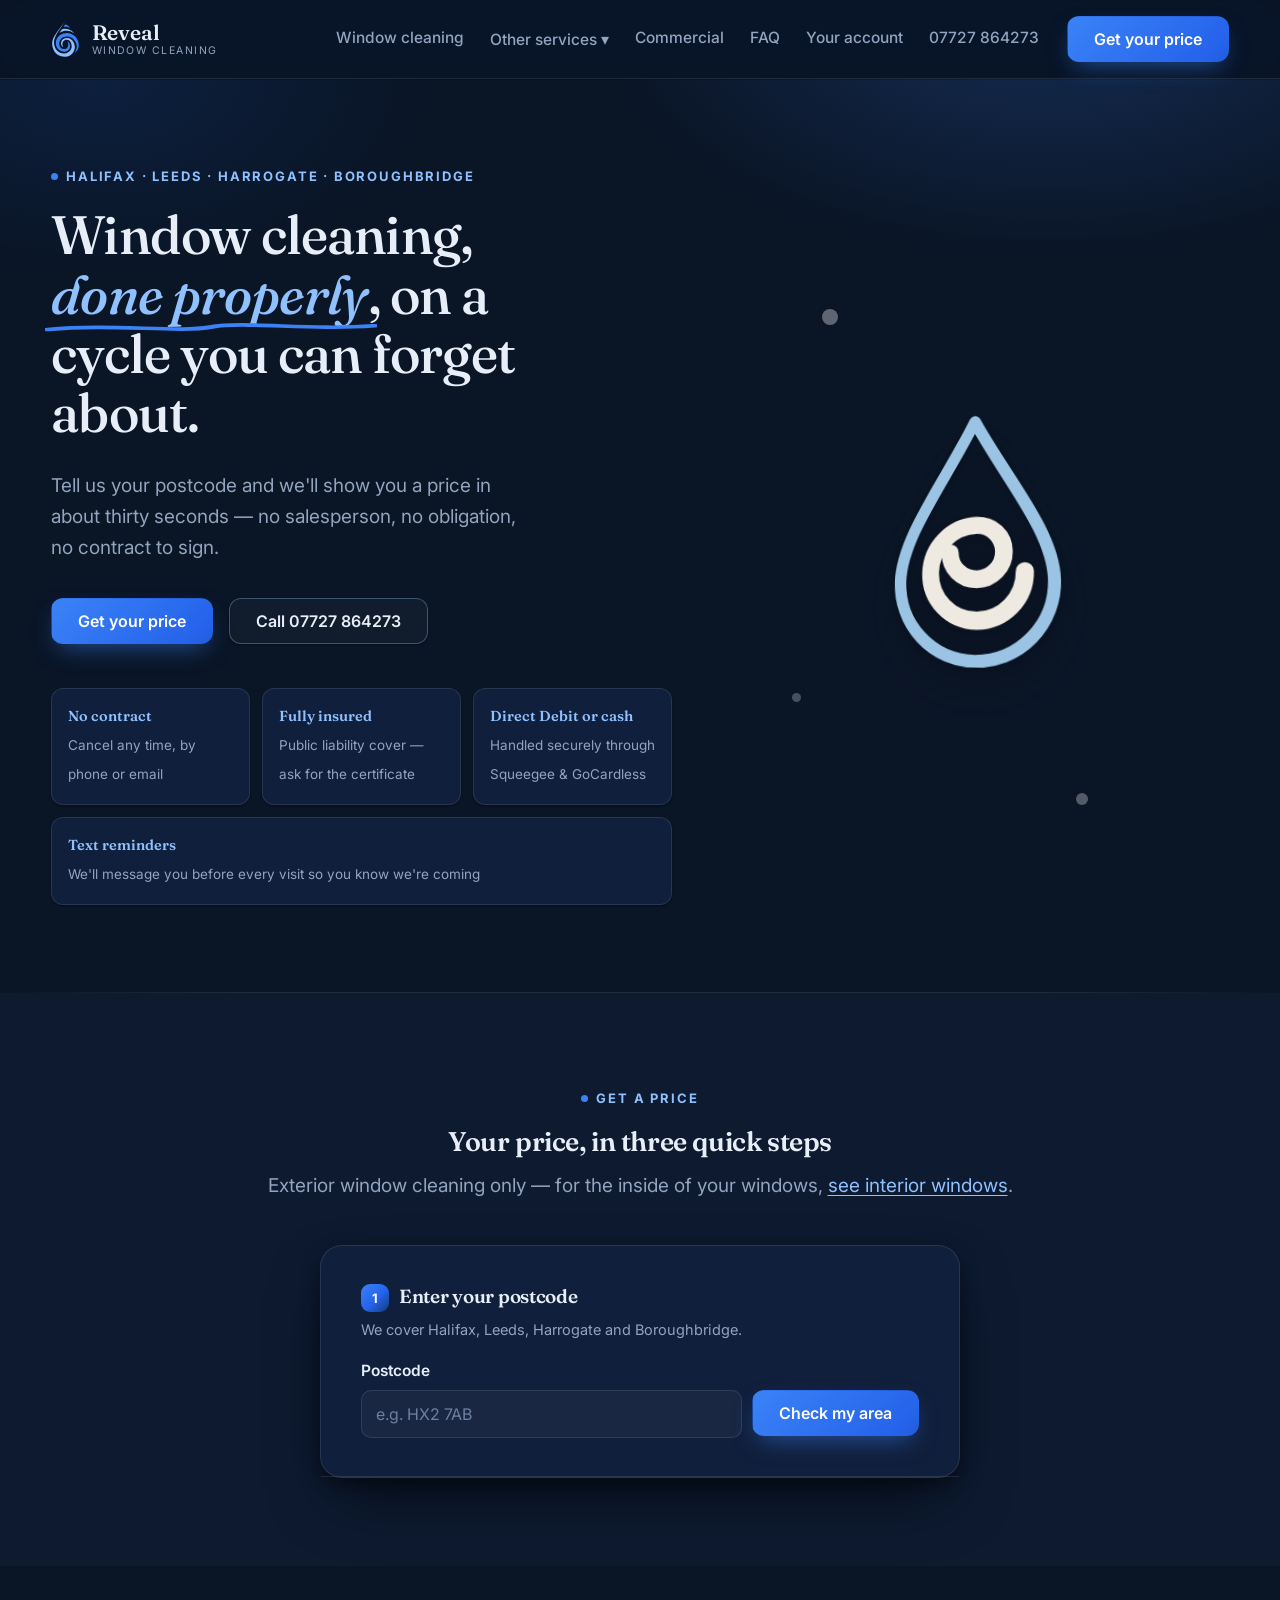
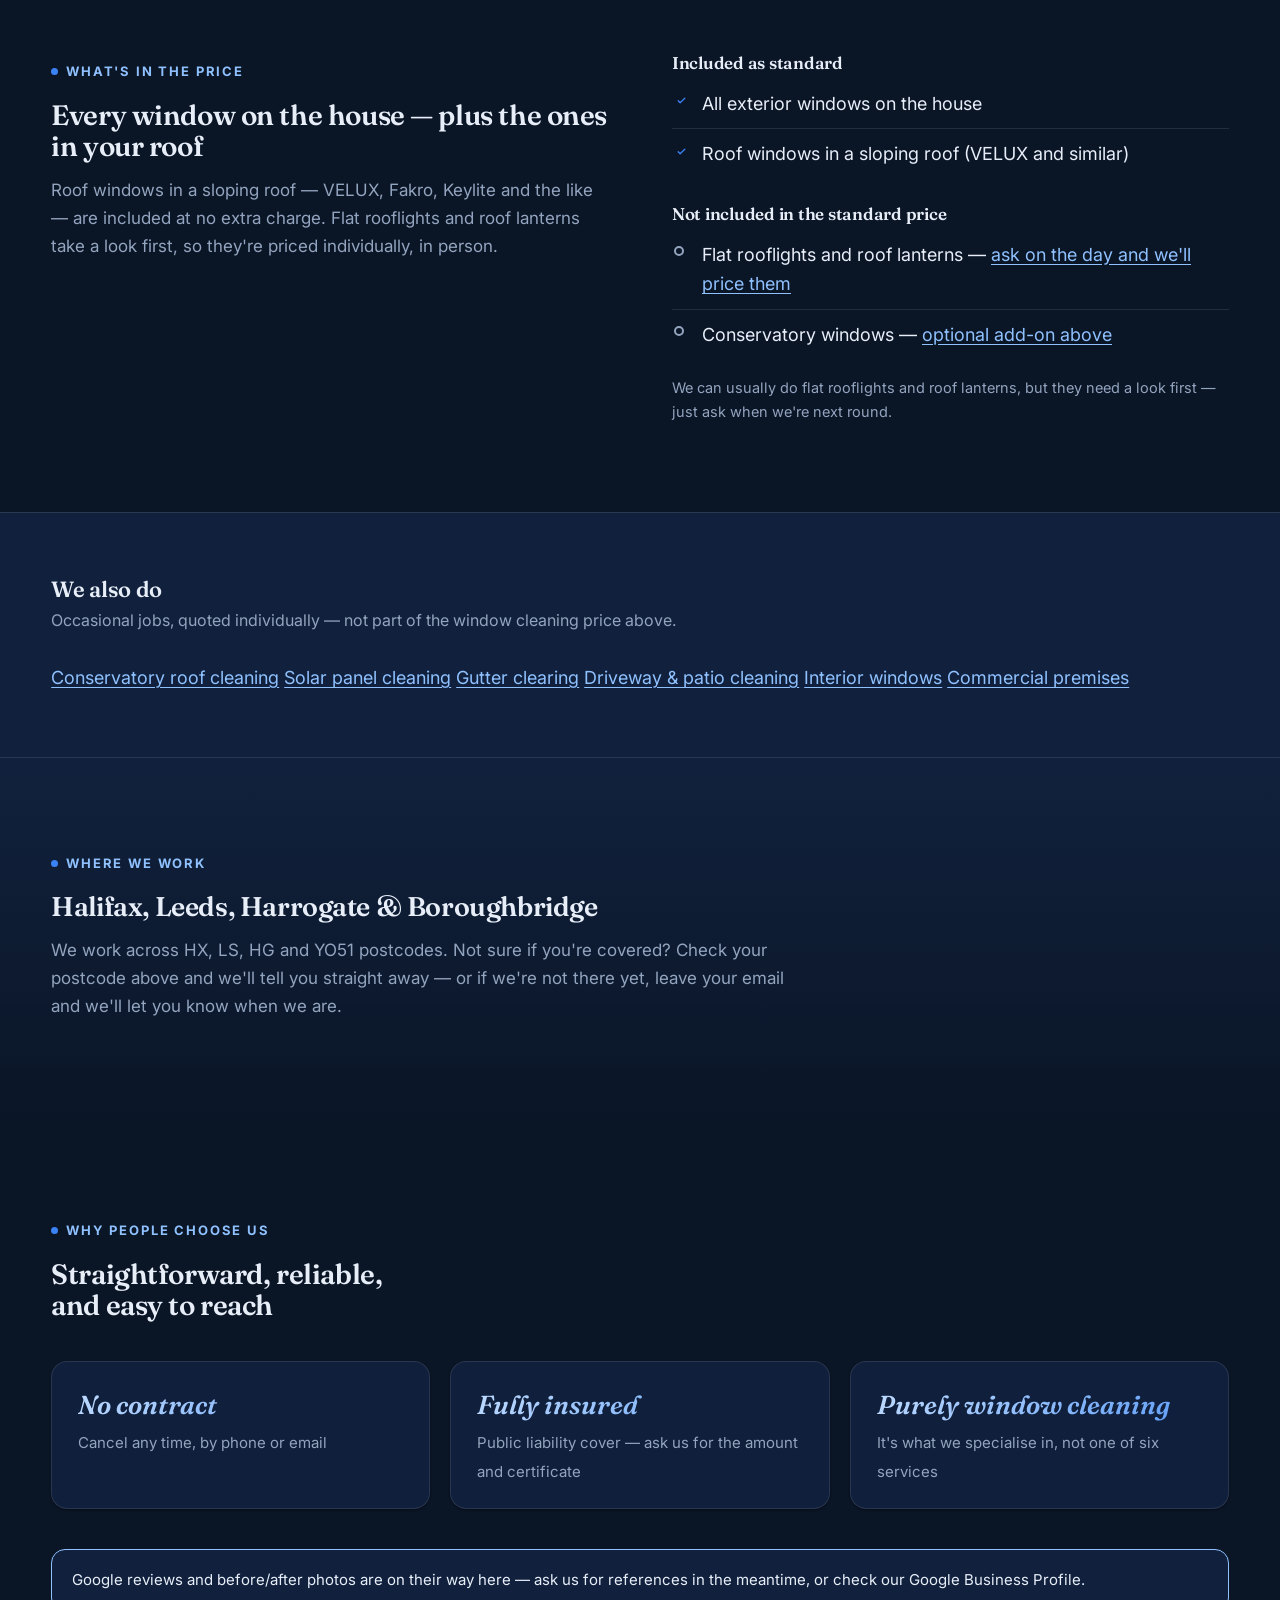
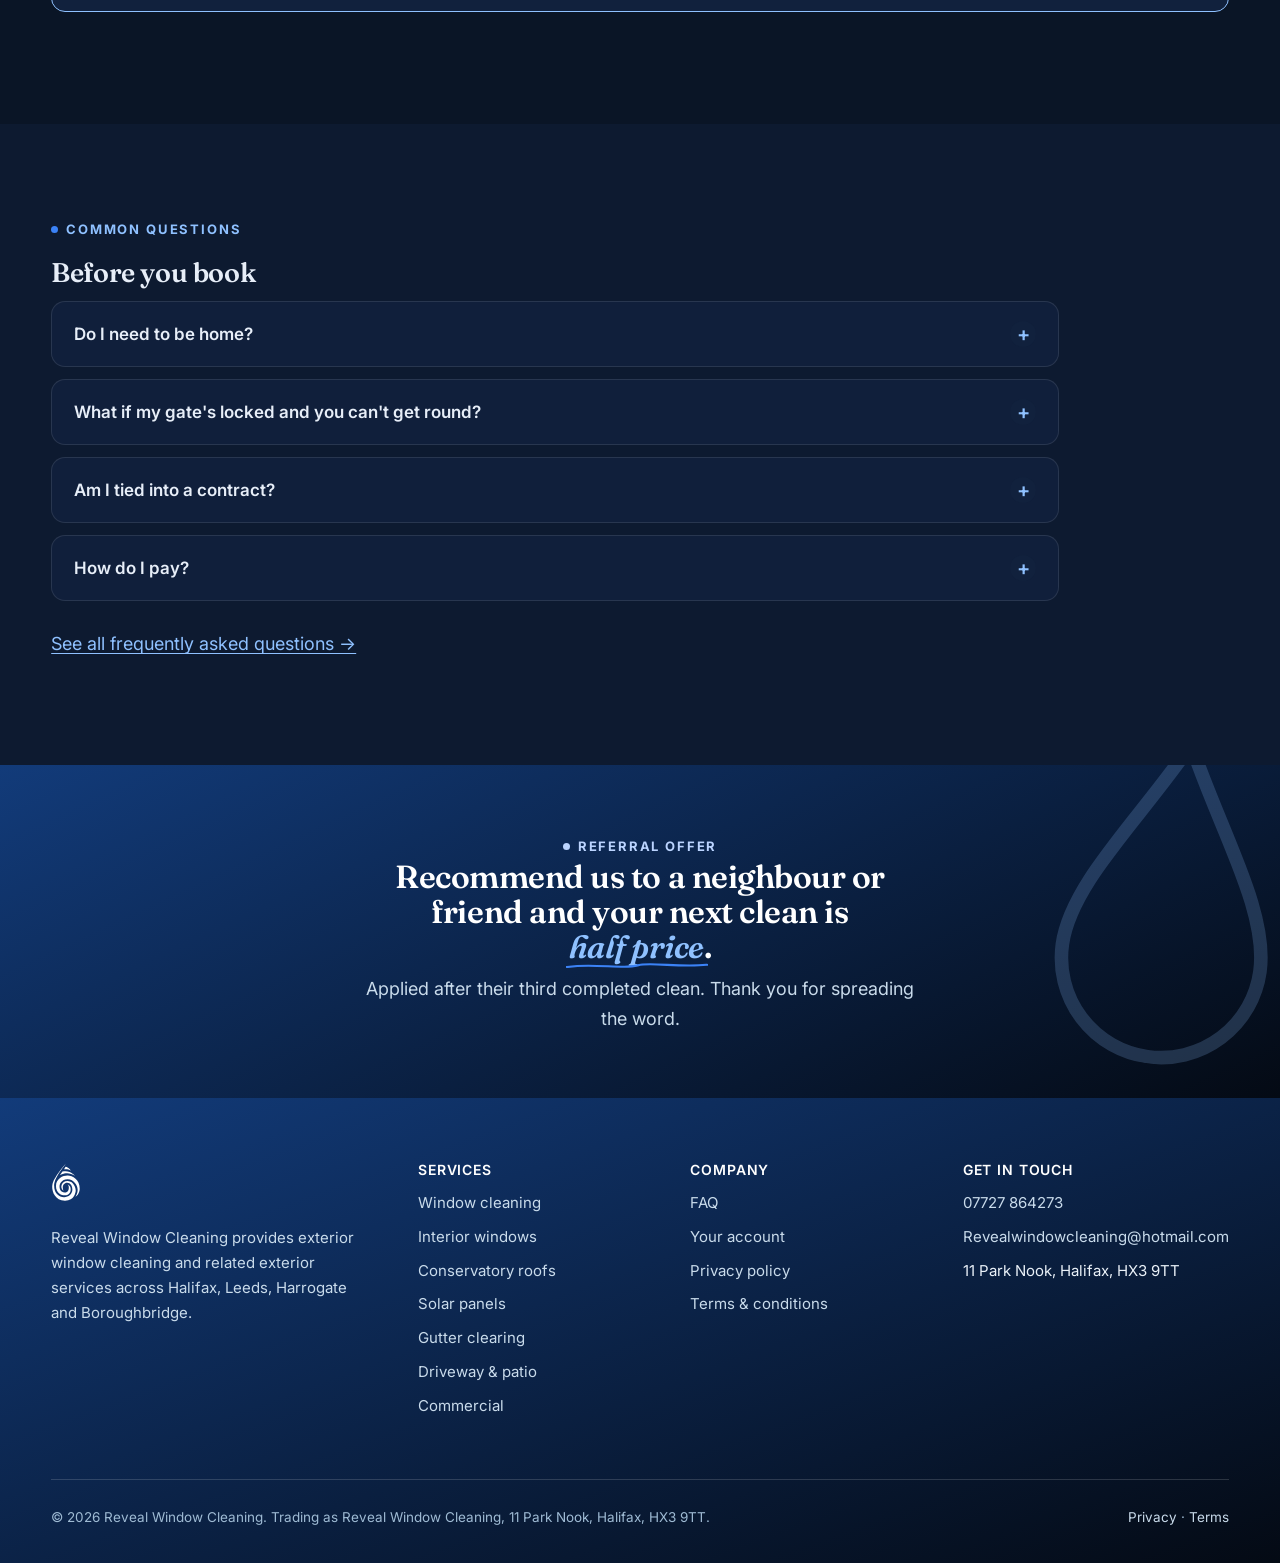
<file: index.html>
<!DOCTYPE html>
<html lang="en-GB">
<head>
<meta charset="utf-8">
<meta name="viewport" content="width=device-width, initial-scale=1">
<title>Reveal Window Cleaning — Halifax, Leeds, Harrogate &amp; Boroughbridge</title>
<meta name="description" content="Regular exterior window cleaning in Halifax, Leeds, Harrogate and Boroughbridge. Check your postcode and get an instant price — no contract, book online in minutes.">
<link rel="icon" href="assets/logo.svg" type="image/svg+xml">
<link rel="preconnect" href="https://fonts.googleapis.com">
<link rel="preconnect" href="https://fonts.gstatic.com" crossorigin>
<link href="https://fonts.googleapis.com/css2?family=Fraunces:opsz,wght@9..144,500;9..144,600&family=Inter:wght@400;500;600;700&display=swap" rel="stylesheet">
<link rel="stylesheet" href="css/style.css">
<script type="application/ld+json">
{
  "@context": "https://schema.org",
  "@type": "LocalBusiness",
  "name": "Reveal Window Cleaning",
  "image": "https://revealwindowcleaning.co.uk/assets/logo.svg",
  "telephone": "+447727864273",
  "email": "Revealwindowcleaning@hotmail.com",
  "address": {
    "@type": "PostalAddress",
    "streetAddress": "11 Park Nook",
    "addressLocality": "Halifax",
    "postalCode": "HX3 9TT",
    "addressCountry": "GB"
  },
  "areaServed": ["Halifax", "Leeds", "Harrogate", "Boroughbridge"],
  "priceRange": "££"
}
</script>
</head>
<body>
<a class="skip-link" href="#main">Skip to content</a>

<header class="site">
  <div class="wrap bar">
    <a class="logo" href="index.html">
      <img class="mark" src="assets/logo.svg" alt="" width="38" height="47">
      <span class="lock"><b>Reveal</b><em>Window Cleaning</em></span>
    </a>
    <nav class="primary" aria-label="Primary">
      <a href="index.html#quote" class="nav-hide">Window cleaning</a>
      <div class="dropdown nav-hide">
        <button type="button" aria-haspopup="true" aria-expanded="false" id="otherServicesBtn">Other services ▾</button>
        <ul aria-label="Other services">
          <li><a href="services/conservatory-roof.html">Conservatory roof cleaning</a></li>
          <li><a href="services/solar-panels.html">Solar panel cleaning</a></li>
          <li><a href="services/gutter-clearing.html">Gutter clearing</a></li>
          <li><a href="services/driveway-patio.html">Driveway &amp; patio cleaning</a></li>
          <li><a href="services/interior-windows.html">Interior windows</a></li>
        </ul>
      </div>
      <a href="commercial.html" class="nav-hide">Commercial</a>
      <a href="faq.html" class="nav-hide">FAQ</a>
      <a href="account.html">Your account</a>
      <a href="tel:07727864273" class="tel-link">07727 864273</a>
    </nav>
    <a class="btn btn-primary header-cta" href="#quote">Get your price</a>
  </div>
</header>

<main id="main">

  <!-- ================= HERO ================= -->
  <section class="hero">
    <div class="wrap">
      <div class="hero-content">
        <p class="eyebrow">Halifax · Leeds · Harrogate · Boroughbridge</p>
        <h1>Window cleaning, <span class="ink-mark">done properly</span>, on a cycle you can forget about.</h1>
        <p class="lede">Tell us your postcode and we'll show you a price in about thirty seconds — no salesperson, no obligation, no contract to sign.</p>
        <div class="hero-cta">
          <a href="#quote" class="btn btn-primary">Get your price</a>
          <a href="tel:07727864273" class="btn btn-outline">Call 07727 864273</a>
        </div>
        <div class="hero-facts">
          <div><b>No contract</b><span>Cancel any time, by phone or email</span></div>
          <div><b>Fully insured</b><span>Public liability cover — ask for the certificate</span></div>
          <div><b>Direct Debit or cash</b><span>Handled securely through Squeegee &amp; GoCardless</span></div>
          <div><b>Text reminders</b><span>We'll message you before every visit so you know we're coming</span></div>
        </div>
      </div>
      <div class="hero-art" aria-hidden="true">
        <span class="drip d1"></span>
        <span class="drip d2"></span>
        <span class="drip d3"></span>
        <svg viewBox="0 0 120 150" xmlns="http://www.w3.org/2000/svg">
          <path d="M60 8 C42 44 16 76 16 103 a44 44 0 1 0 88 0 C104 76 78 44 60 8 Z" fill="none" stroke="#9BC4E4" stroke-width="7" stroke-linecap="round" stroke-linejoin="round"/>
          <path d="M88 98 a27 27 0 1 1 -27 -27 a15.5 15.5 0 1 1 -15.5 15.5" fill="none" stroke="#EFEAE1" stroke-width="10" stroke-linecap="round"/>
        </svg>
      </div>
    </div>
  </section>

  <!-- ================= QUOTE CALCULATOR ================= -->
  <section id="quote" class="bg-stone">
    <div class="wrap">
      <div class="measure center" style="margin-bottom:44px">
        <p class="eyebrow center">Get a price</p>
        <h2>Your price, in three quick steps</h2>
        <p class="lede">Exterior window cleaning only — for the inside of your windows, <a href="services/interior-windows.html">see interior windows</a>.</p>
      </div>

      <div class="quote-shell">
        <!-- Step 1: Postcode -->
        <div class="q-step" id="step1">
          <h3><span class="q-num">1</span>Enter your postcode</h3>
          <p class="q-hint">We cover Halifax, Leeds, Harrogate and Boroughbridge.</p>
          <div class="pc-row">
            <div style="flex:1;min-width:180px">
              <label class="fld" for="postcode">Postcode</label>
              <input type="text" id="postcode" name="postcode" autocomplete="postal-code" placeholder="e.g. HX2 7AB">
            </div>
            <div>
              <label class="fld" style="visibility:hidden" aria-hidden="true">&nbsp;</label>
              <button type="button" class="btn btn-primary" id="checkPostcode">Check my area</button>
            </div>
          </div>
          <div class="result" id="pcResult" role="status" aria-live="polite"></div>
          <div id="outOfAreaNotify" hidden>
            <label class="fld" for="notifyEmail">Email address</label>
            <div class="pc-row">
              <div style="flex:1;min-width:180px">
                <input type="email" id="notifyEmail" autocomplete="email" placeholder="you@example.com">
              </div>
              <div>
                <button type="button" class="btn btn-outline" id="notifyBtn">Notify me</button>
              </div>
            </div>
            <div class="result" id="notifyResult" role="status" aria-live="polite"></div>
          </div>
        </div>

        <!-- Step 2: Bedrooms -->
        <div class="q-step" id="step2" hidden>
          <h3><span class="q-num">2</span>How many bedrooms?</h3>
          <fieldset>
            <legend class="sr-only">Bedrooms</legend>
            <div class="radio-list" id="bedList">
              <div class="radio-row"><label><input type="radio" name="bedrooms" value="2"><span class="txt"><b>2 bedrooms</b></span></label></div>
              <div class="radio-row"><label><input type="radio" name="bedrooms" value="3"><span class="txt"><b>3 bedrooms</b></span></label></div>
              <div class="radio-row"><label><input type="radio" name="bedrooms" value="4"><span class="txt"><b>4 bedrooms</b></span></label></div>
              <div class="radio-row"><label><input type="radio" name="bedrooms" value="5"><span class="txt"><b>5+ bedrooms</b></span></label></div>
            </div>
          </fieldset>
        </div>

        <!-- Step 3: Frequency -->
        <div class="q-step" id="step3" hidden>
          <h3><span class="q-num">3</span>How often?</h3>
          <p class="q-hint">Prices shown are per visit, not per month.</p>
          <fieldset>
            <legend class="sr-only">How often would you like your windows cleaned</legend>
            <div class="radio-list" id="freqList"></div>
          </fieldset>

          <div style="margin-top:26px">
            <div class="check-row">
              <input type="checkbox" id="hasConservatory" aria-expanded="false" aria-controls="conservatoryDetail">
              <label for="hasConservatory"><strong>Do you have a conservatory?</strong>
                <small>The glass around the sides. Roof cleaning is a separate service — <a href="services/conservatory-roof.html">get a quote</a>.</small>
              </label>
            </div>
            <div id="conservatoryDetail" hidden>
              <fieldset>
                <legend class="sr-only">Conservatory size</legend>
                <div class="radio-list" id="consSizeList"></div>
              </fieldset>
            </div>
          </div>
        </div>

        <!-- Step 4: Price -->
        <div class="q-step" id="step4" hidden>
          <h3><span class="q-num">4</span>Your price</h3>
          <div role="status" aria-live="polite">
            <div class="line-items" id="lineItems"></div>
          </div>
          <p class="caveat">Confirmed on your first visit. If your windows haven't been cleaned in a while the first clean may cost a little more — we'll always agree it with you before we start.</p>
          <p class="q-hint" style="margin-top:14px"><strong>Included:</strong> all the windows on your house, including roof windows in a sloping roof (VELUX and similar). <strong>Not included:</strong> flat rooflights, roof lanterns, and conservatory windows (add above) — <a href="#included">see full details</a>.</p>
        </div>

        <!-- Step 5: Booking -->
        <div class="q-step" id="step5" hidden>
          <h3><span class="q-num">5</span>Book your first visit</h3>

          <div class="result err" id="bookingErrors" role="alert" tabindex="-1" hidden></div>

          <form id="bookingForm" novalidate>
            <input type="hidden" id="bookingPostcode" name="postcode">

            <div class="form-grid">
              <div class="field">
                <label class="fld" for="bookName">Full name</label>
                <input type="text" id="bookName" name="name" autocomplete="name" required>
              </div>
              <div class="field">
                <label class="fld" for="bookPhone">Phone</label>
                <input type="tel" id="bookPhone" name="phone" autocomplete="tel" required>
              </div>
            </div>

            <div class="field">
              <label class="fld" for="bookEmail">Email</label>
              <input type="email" id="bookEmail" name="email" autocomplete="email" required>
            </div>

            <div class="field">
              <label class="fld" for="bookAddress">Address</label>
              <input type="text" id="bookAddress" name="address" autocomplete="street-address" placeholder="House name/number and street" required>
              <p class="q-hint">Postcode: your entry from step 1 is carried forward automatically.</p>
            </div>

            <div class="field">
              <label class="fld" for="bookNotes">Anything we should know?</label>
              <textarea id="bookNotes" name="notes" placeholder="Locked gate, a dog in the garden, where to park, anything unusual about your windows. Optional — but it helps us get it right first time."></textarea>
            </div>

            <div class="field">
              <fieldset>
                <legend class="fld" style="margin-bottom:10px" id="payLegend">How would you like to pay?</legend>
                <div class="radio-list" role="radiogroup" aria-labelledby="payLegend">
                  <div class="radio-row"><label><input type="radio" id="payDirectDebit" name="payment" value="direct-debit"><span class="txt"><b>Direct Debit</b><small style="color:var(--ink-soft);display:block">Set up securely through Squeegee &amp; GoCardless after booking — it takes about 5 working days for your mandate to activate, so your first clean or two may be cash while that goes through</small></span></label></div>
                  <div class="radio-row"><label><input type="radio" id="payCash" name="payment" value="cash"><span class="txt"><b>Cash on the day</b></span></label></div>
                </div>
              </fieldset>
            </div>

            <div class="consent-box req">
              <label style="display:flex;gap:12px;align-items:flex-start;cursor:pointer">
                <input type="checkbox" id="consent14" required style="margin-top:4px;width:19px;height:19px;flex:none;accent-color:var(--navy)">
                <span>I'd like my first clean as soon as possible. I understand I can still cancel within 14 days, but I'll be charged for any clean already carried out.</span>
              </label>
            </div>

            <div class="field">
              <label style="display:flex;gap:12px;align-items:flex-start;cursor:pointer">
                <input type="checkbox" id="acceptTerms" required style="margin-top:4px;width:19px;height:19px;flex:none;accent-color:var(--navy)">
                <span>I agree to the <a href="terms.html">terms &amp; conditions</a> and <a href="privacy.html">privacy policy</a>.</span>
              </label>
            </div>

            <button type="submit" class="btn btn-primary" style="width:100%;padding:16px">Send my booking request</button>
            <p class="q-hint" style="margin-top:14px;text-align:center">Prefer to talk it through first? Call <a href="tel:07727864273">07727 864273</a>.</p>
          </form>

          <div class="confirm-panel" id="bookingConfirm" hidden>
            <div class="tick-big">✓</div>
            <h3>Thank you</h3>
            <p class="measure center">We'll confirm your first visit date within 24 hours. You'll then be set up with your own Reveal account, where you can see upcoming visits and payments any time.</p>
          </div>
        </div>
      </div>
    </div>
  </section>

  <!-- ================= INCLUDED / NOT INCLUDED ================= -->
  <section id="included">
    <div class="wrap">
      <div class="two-col">
        <div>
          <p class="eyebrow">What's in the price</p>
          <h2 style="font-size:28px">Every window on the house — plus the ones in your roof</h2>
          <p class="lede" style="font-size:17px;margin-top:14px">Roof windows in a sloping roof — VELUX, Fakro, Keylite and the like — are included at no extra charge. Flat rooflights and roof lanterns take a look first, so they're priced individually, in person.</p>
        </div>
        <div>
          <h3 style="font-size:17px;margin-bottom:6px">Included as standard</h3>
          <ul class="list-plain tick">
            <li>All exterior windows on the house</li>
            <li>Roof windows in a sloping roof (VELUX and similar)</li>
          </ul>
          <h3 style="font-size:17px;margin:26px 0 6px">Not included in the standard price</h3>
          <ul class="list-plain cross">
            <li>Flat rooflights and roof lanterns — <a href="#quote">ask on the day and we'll price them</a></li>
            <li>Conservatory windows — <a href="#quote">optional add-on above</a></li>
          </ul>
          <p class="q-hint" style="margin-top:16px">We can usually do flat rooflights and roof lanterns, but they need a look first — just ask when we're next round.</p>
        </div>
      </div>
    </div>
  </section>

  <!-- ================= WE ALSO DO ================= -->
  <section class="we-also">
    <div class="wrap">
      <h2>We also do</h2>
      <p class="sub">Occasional jobs, quoted individually — not part of the window cleaning price above.</p>
      <div class="also-row">
        <a href="services/conservatory-roof.html">Conservatory roof cleaning</a>
        <a href="services/solar-panels.html">Solar panel cleaning</a>
        <a href="services/gutter-clearing.html">Gutter clearing</a>
        <a href="services/driveway-patio.html">Driveway &amp; patio cleaning</a>
        <a href="services/interior-windows.html">Interior windows</a>
        <a href="commercial.html">Commercial premises</a>
      </div>
    </div>
  </section>

  <!-- ================= AREAS ================= -->
  <section class="bg-glass">
    <div class="wrap">
      <div class="measure">
        <p class="eyebrow">Where we work</p>
        <h2>Halifax, Leeds, Harrogate &amp; Boroughbridge</h2>
        <p class="lede" style="font-size:17px;margin-top:14px">We work across HX, LS, HG and YO51 postcodes. Not sure if you're covered? Check your postcode above and we'll tell you straight away — or if we're not there yet, leave your email and we'll let you know when we are.</p>
      </div>
    </div>
  </section>

  <!-- ================= PROOF ================= -->
  <section>
    <div class="wrap">
      <p class="eyebrow">Why people choose us</p>
      <h2 style="font-size:28px;max-width:20ch">Straightforward, reliable, and easy to reach</h2>
      <div class="stat-row">
        <div><b>No contract</b><span>Cancel any time, by phone or email</span></div>
        <div><b>Fully insured</b><span>Public liability cover — ask us for the amount and certificate</span></div>
        <div><b>Purely window cleaning</b><span>It's what we specialise in, not one of six services</span></div>
      </div>
      <div class="note-box" style="margin-top:40px">
        Google reviews and before/after photos are on their way here — ask us for references in the meantime, or check our Google Business Profile.
      </div>
    </div>
  </section>

  <!-- ================= FAQ (subset) ================= -->
  <section class="bg-stone">
    <div class="wrap">
      <div class="measure" style="margin-bottom:8px">
        <p class="eyebrow">Common questions</p>
        <h2>Before you book</h2>
      </div>
      <div class="faq-list measure-wide">
        <details>
          <summary>Do I need to be home?</summary>
          <p class="a">No. As long as we can get to the windows, we can clean them whether you're in or out.</p>
        </details>
        <details>
          <summary>What if my gate's locked and you can't get round?</summary>
          <p class="a">We won't charge you for windows we couldn't reach. If we can clean some but not all, that visit is half price — and we'll let you know either way.</p>
        </details>
        <details>
          <summary>Am I tied into a contract?</summary>
          <p class="a">No. There's no contract and no tie-in. You can stop your cleans whenever you like.</p>
        </details>
        <details>
          <summary>How do I pay?</summary>
          <p class="a">Direct Debit through Squeegee and GoCardless, or cash on the day — whichever suits you.</p>
        </details>
      </div>
      <p style="margin-top:28px"><a href="faq.html">See all frequently asked questions →</a></p>
    </div>
  </section>

  <!-- ================= REFERRAL BAND ================= -->
  <section class="band bg-navy">
    <div class="wrap">
      <p class="eyebrow center">Referral offer</p>
      <h2>Recommend us to a neighbour or friend and your next clean is <span class="ink-mark">half price</span>.</h2>
      <p style="color:#C9DBEB">Applied after their third completed clean. Thank you for spreading the word.</p>
    </div>
  </section>

</main>

<footer class="site">
  <div class="wrap">
    <div class="foot-grid">
      <div>
        <img class="fmark" src="assets/logo.svg" alt="" width="34" height="42">
        <p class="about">Reveal Window Cleaning provides exterior window cleaning and related exterior services across Halifax, Leeds, Harrogate and Boroughbridge.</p>
      </div>
      <div>
        <h4>Services</h4>
        <ul>
          <li><a href="index.html#quote">Window cleaning</a></li>
          <li><a href="services/interior-windows.html">Interior windows</a></li>
          <li><a href="services/conservatory-roof.html">Conservatory roofs</a></li>
          <li><a href="services/solar-panels.html">Solar panels</a></li>
          <li><a href="services/gutter-clearing.html">Gutter clearing</a></li>
          <li><a href="services/driveway-patio.html">Driveway &amp; patio</a></li>
          <li><a href="commercial.html">Commercial</a></li>
        </ul>
      </div>
      <div>
        <h4>Company</h4>
        <ul>
          <li><a href="faq.html">FAQ</a></li>
          <li><a href="account.html">Your account</a></li>
          <li><a href="privacy.html">Privacy policy</a></li>
          <li><a href="terms.html">Terms &amp; conditions</a></li>
        </ul>
      </div>
      <div>
        <h4>Get in touch</h4>
        <ul>
          <li><a href="tel:07727864273">07727 864273</a></li>
          <li><a href="mailto:Revealwindowcleaning@hotmail.com">Revealwindowcleaning@hotmail.com</a></li>
          <li>11 Park Nook, Halifax, HX3 9TT</li>
        </ul>
      </div>
    </div>
    <div class="foot-bottom">
      <span>© <span id="year"></span> Reveal Window Cleaning. Trading as Reveal Window Cleaning, 11 Park Nook, Halifax, HX3 9TT.</span>
      <span><a href="privacy.html">Privacy</a> · <a href="terms.html">Terms</a></span>
    </div>
  </div>
</footer>

<script>document.getElementById('year').textContent = new Date().getFullYear();</script>
<script src="js/site-config.js"></script>
<script src="js/pricing-data.js"></script>
<script src="js/calculator.js"></script>
</body>
</html>
</file>
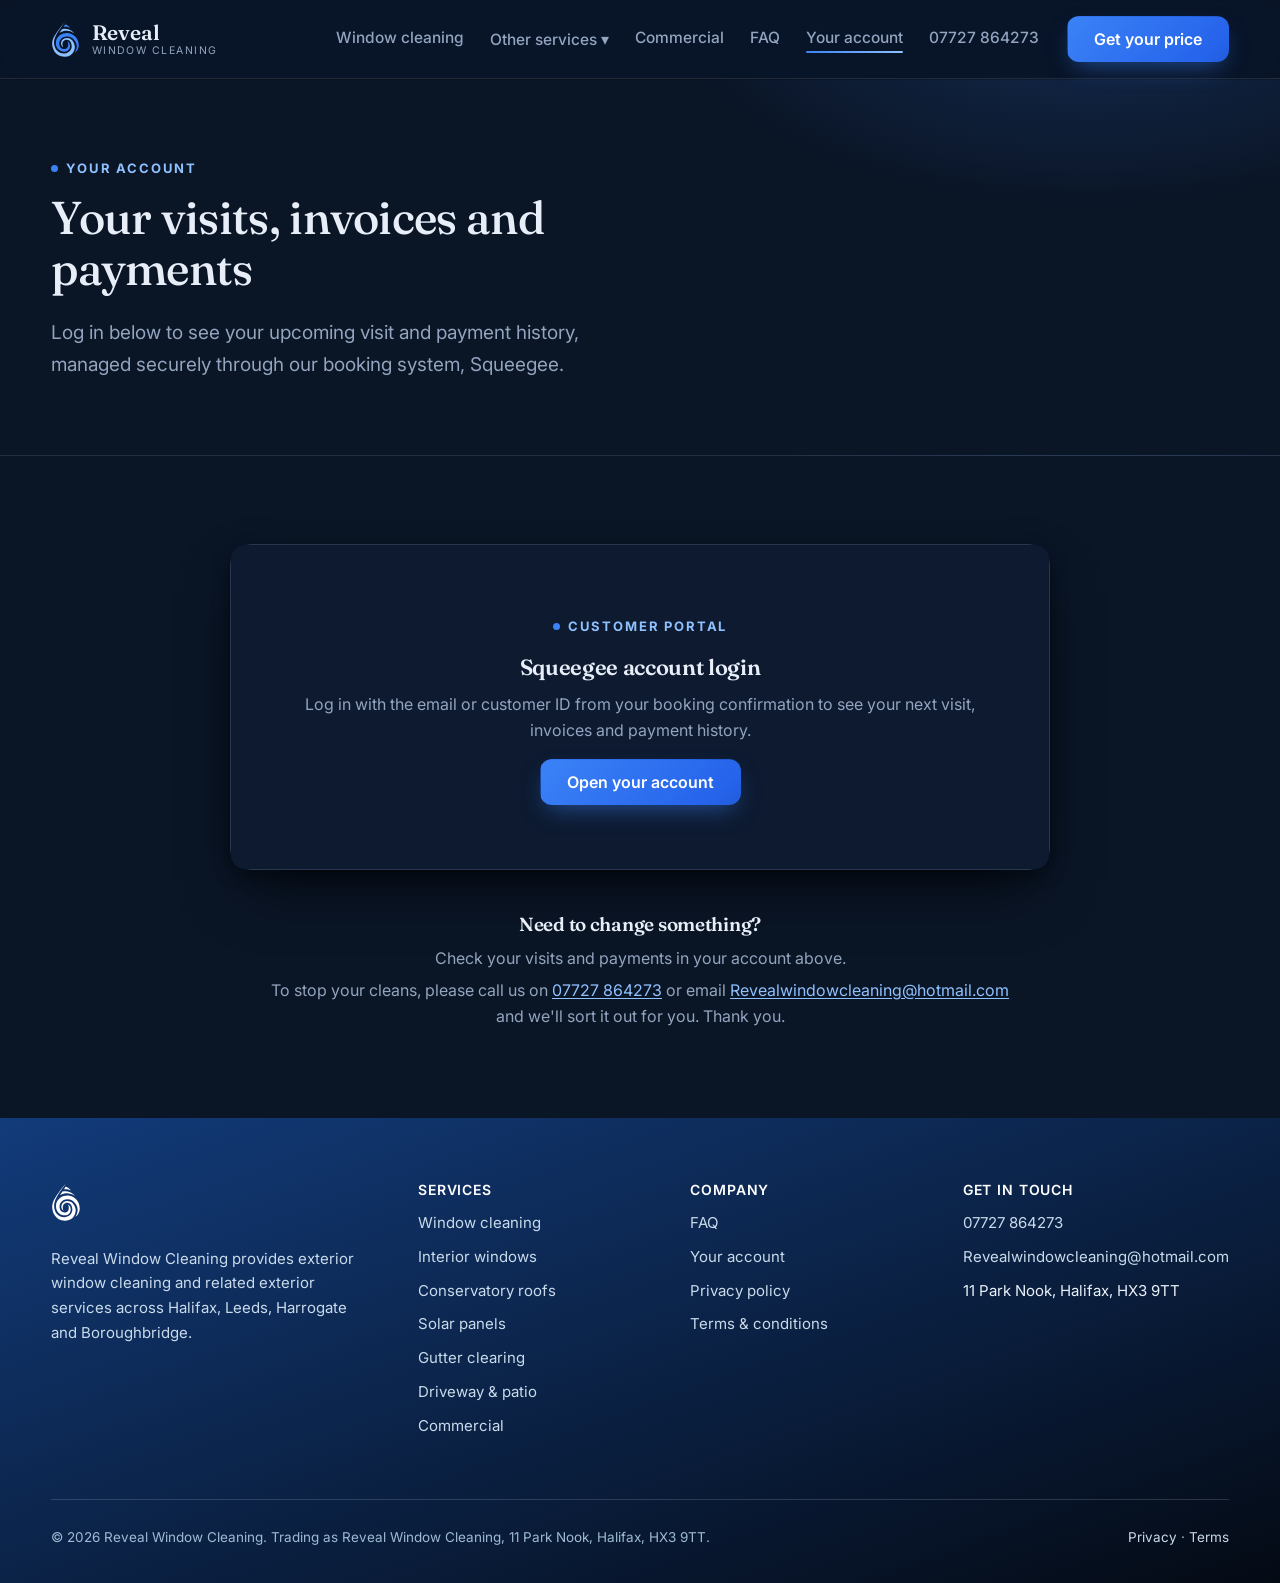
<file: account.html>
<!DOCTYPE html>
<html lang="en-GB">
<head>
<meta charset="utf-8">
<meta name="viewport" content="width=device-width, initial-scale=1">
<title>Your Account — Reveal Window Cleaning</title>
<meta name="description" content="View your upcoming visits, invoices and payment history for Reveal Window Cleaning.">
<link rel="icon" href="assets/logo.svg" type="image/svg+xml">
<link rel="preconnect" href="https://fonts.googleapis.com">
<link rel="preconnect" href="https://fonts.gstatic.com" crossorigin>
<link href="https://fonts.googleapis.com/css2?family=Fraunces:opsz,wght@9..144,500;9..144,600&family=Inter:wght@400;500;600;700&display=swap" rel="stylesheet">
<link rel="stylesheet" href="css/style.css">
</head>
<body>
<a class="skip-link" href="#main">Skip to content</a>

<header class="site">
  <div class="wrap bar">
    <a class="logo" href="index.html">
      <img class="mark" src="assets/logo.svg" alt="" width="38" height="47">
      <span class="lock"><b>Reveal</b><em>Window Cleaning</em></span>
    </a>
    <nav class="primary" aria-label="Primary">
      <a href="index.html#quote" class="nav-hide">Window cleaning</a>
      <div class="dropdown nav-hide">
        <button type="button" aria-haspopup="true" aria-expanded="false">Other services ▾</button>
        <ul aria-label="Other services">
          <li><a href="services/conservatory-roof.html">Conservatory roof cleaning</a></li>
          <li><a href="services/solar-panels.html">Solar panel cleaning</a></li>
          <li><a href="services/gutter-clearing.html">Gutter clearing</a></li>
          <li><a href="services/driveway-patio.html">Driveway &amp; patio cleaning</a></li>
          <li><a href="services/interior-windows.html">Interior windows</a></li>
        </ul>
      </div>
      <a href="commercial.html" class="nav-hide">Commercial</a>
      <a href="faq.html" class="nav-hide">FAQ</a>
      <a href="account.html" aria-current="page">Your account</a>
      <a href="tel:07727864273" class="tel-link">07727 864273</a>
    </nav>
    <a class="btn btn-primary header-cta" href="index.html#quote">Get your price</a>
  </div>
</header>

<main id="main">
  <section class="page-hero">
    <div class="wrap">
      <p class="eyebrow">Your account</p>
      <h1>Your visits, invoices and payments</h1>
      <p class="lede">Log in below to see your upcoming visit and payment history, managed securely through our booking system, Squeegee.</p>
    </div>
  </section>

  <section>
    <div class="wrap">
      <div class="quote-shell" style="max-width:820px">
        <div class="q-step" style="padding:0;overflow:hidden;border-radius:14px">
          <!--
            TODO once the business has a live Squeegee account on the
            Advanced plan (needed for the Customer Portal): replace the
            href below with your real portal link, of the form
            squeeg.ee/portal/<your-handle> — Squeegee support can confirm
            the exact handle/embed options. Whether the portal can be
            embedded inline on this page (vs. linked out, as below) is
            not publicly documented, so check with Squeegee support
            before spending time building an embed.
          -->
          <div style="background:var(--stone);padding:64px 32px;text-align:center">
            <p class="eyebrow center">Customer portal</p>
            <h2 style="font-size:22px">Squeegee account login</h2>
            <p class="lede measure center" style="font-size:16px">Log in with the email or customer ID from your booking confirmation to see your next visit, invoices and payment history.</p>
            <a class="btn btn-primary" href="https://squeeg.ee" target="_blank" rel="noopener">Open your account</a>
          </div>
        </div>
      </div>

      <div class="measure center" style="margin:44px auto 0">
        <h3 style="font-size:19px">Need to change something?</h3>
        <p class="q-hint" style="font-size:16px">Check your visits and payments in your account above.</p>
        <p class="q-hint" style="font-size:16px">To stop your cleans, please call us on <a href="tel:07727864273">07727 864273</a> or email <a href="mailto:Revealwindowcleaning@hotmail.com">Revealwindowcleaning@hotmail.com</a> and we'll sort it out for you. Thank you.</p>
      </div>
    </div>
  </section>
</main>

<footer class="site">
  <div class="wrap">
    <div class="foot-grid">
      <div>
        <img class="fmark" src="assets/logo.svg" alt="" width="34" height="42">
        <p class="about">Reveal Window Cleaning provides exterior window cleaning and related exterior services across Halifax, Leeds, Harrogate and Boroughbridge.</p>
      </div>
      <div>
        <h4>Services</h4>
        <ul>
          <li><a href="index.html#quote">Window cleaning</a></li>
          <li><a href="services/interior-windows.html">Interior windows</a></li>
          <li><a href="services/conservatory-roof.html">Conservatory roofs</a></li>
          <li><a href="services/solar-panels.html">Solar panels</a></li>
          <li><a href="services/gutter-clearing.html">Gutter clearing</a></li>
          <li><a href="services/driveway-patio.html">Driveway &amp; patio</a></li>
          <li><a href="commercial.html">Commercial</a></li>
        </ul>
      </div>
      <div>
        <h4>Company</h4>
        <ul>
          <li><a href="faq.html">FAQ</a></li>
          <li><a href="account.html">Your account</a></li>
          <li><a href="privacy.html">Privacy policy</a></li>
          <li><a href="terms.html">Terms &amp; conditions</a></li>
        </ul>
      </div>
      <div>
        <h4>Get in touch</h4>
        <ul>
          <li><a href="tel:07727864273">07727 864273</a></li>
          <li><a href="mailto:Revealwindowcleaning@hotmail.com">Revealwindowcleaning@hotmail.com</a></li>
          <li>11 Park Nook, Halifax, HX3 9TT</li>
        </ul>
      </div>
    </div>
    <div class="foot-bottom">
      <span>© <span id="year"></span> Reveal Window Cleaning. Trading as Reveal Window Cleaning, 11 Park Nook, Halifax, HX3 9TT.</span>
      <span><a href="privacy.html">Privacy</a> · <a href="terms.html">Terms</a></span>
    </div>
  </div>
</footer>

<script>document.getElementById('year').textContent = new Date().getFullYear();</script>
</body>
</html>
</file>
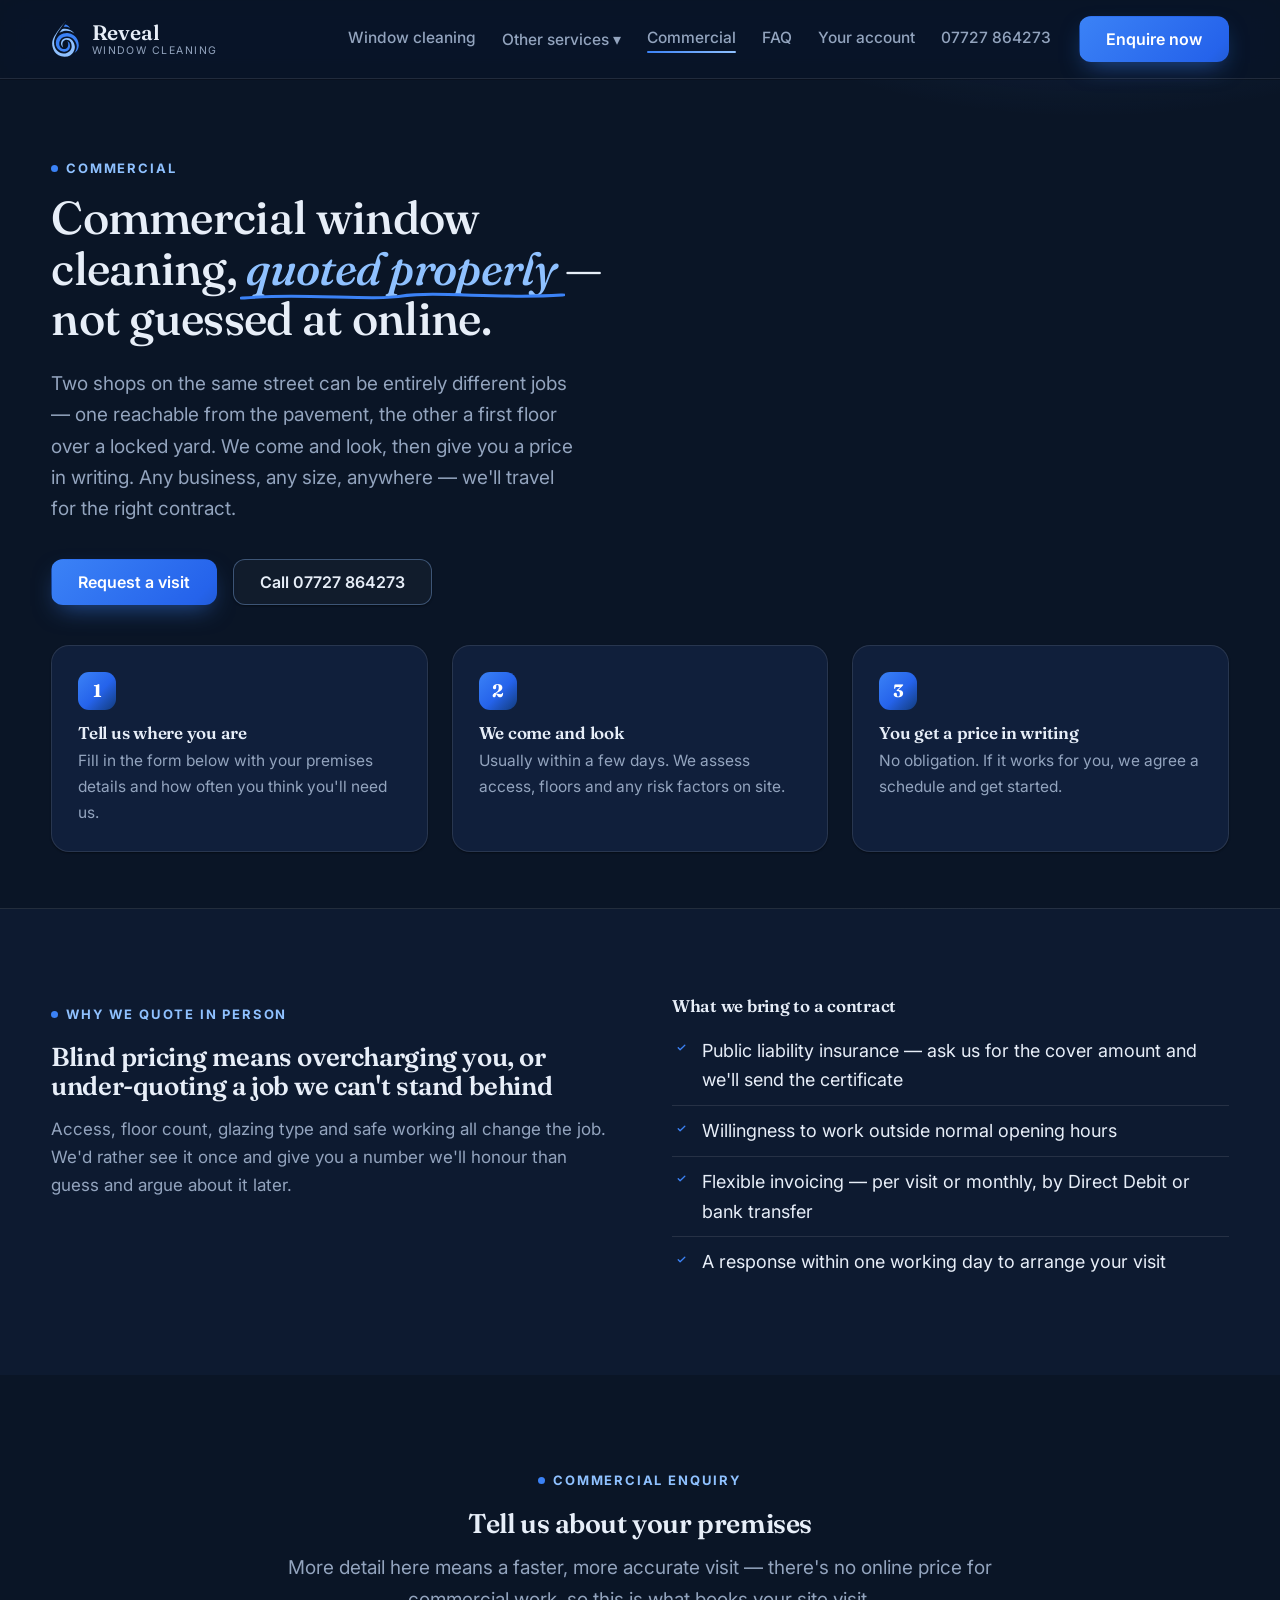
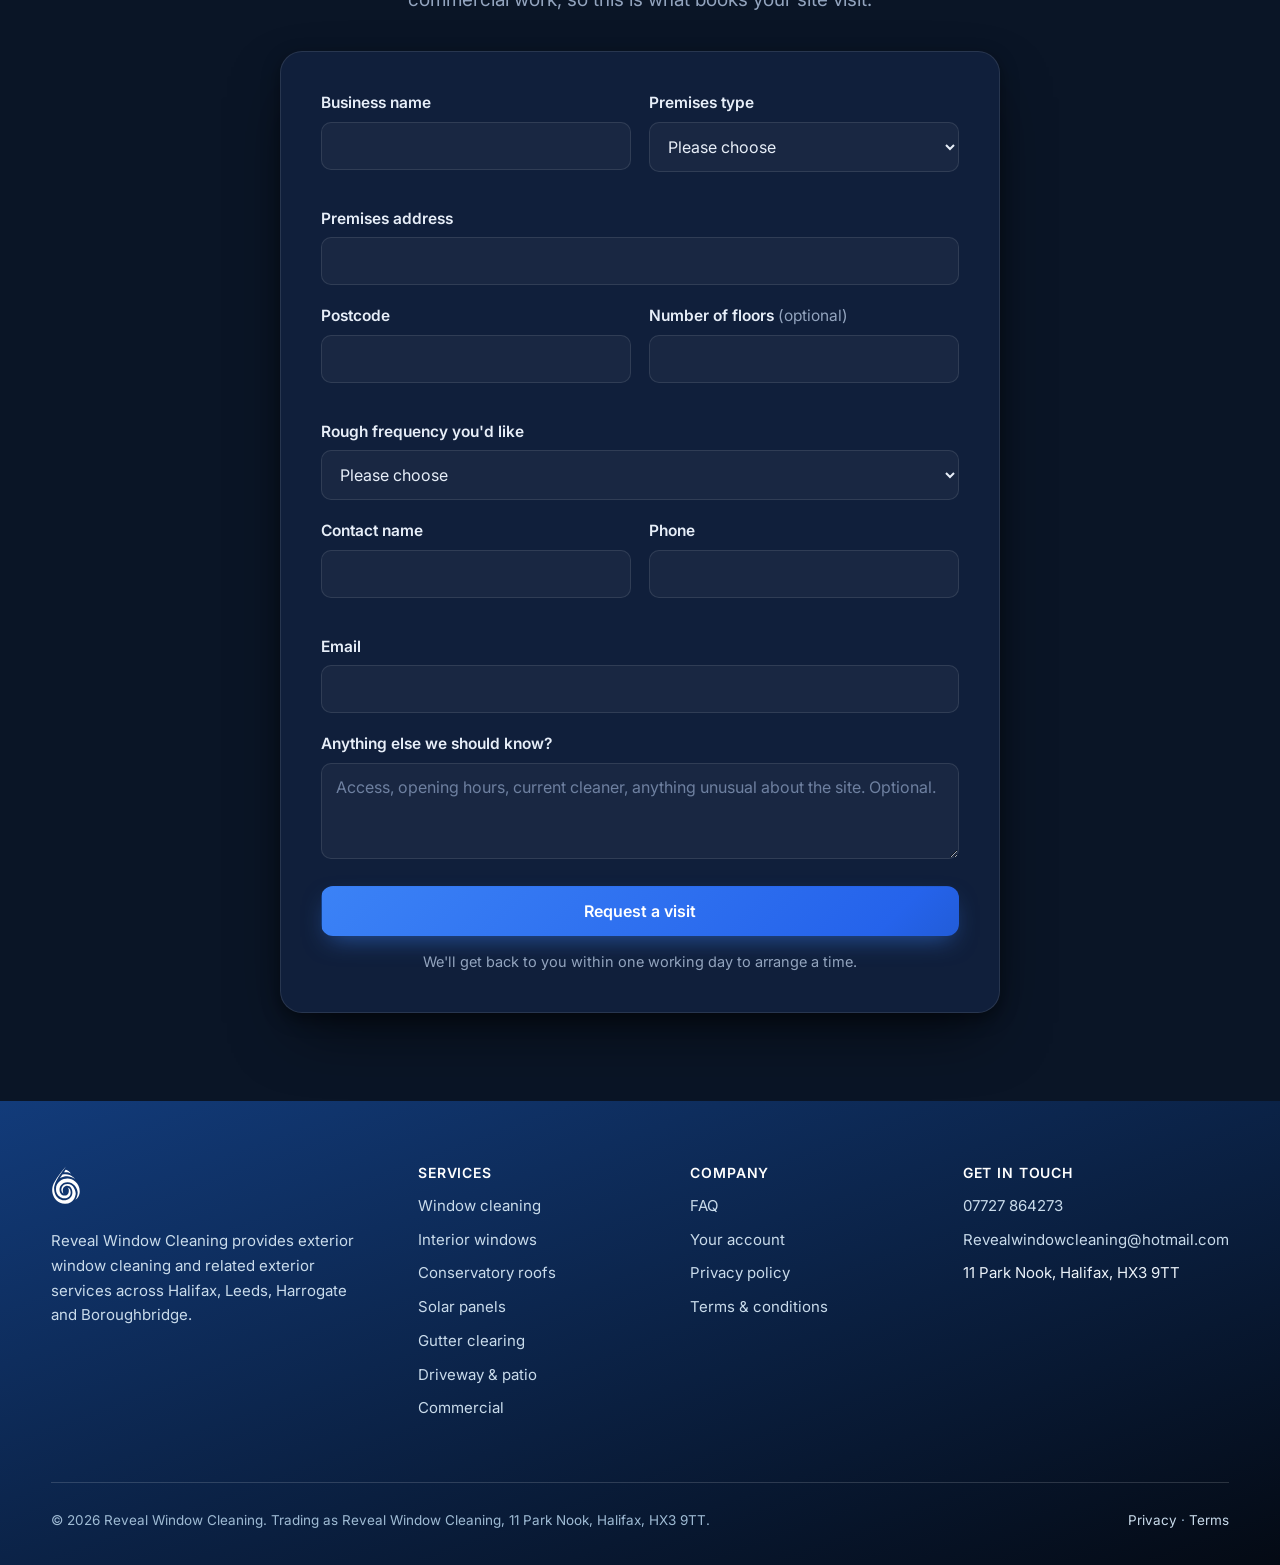
<file: commercial.html>
<!DOCTYPE html>
<html lang="en-GB">
<head>
<meta charset="utf-8">
<meta name="viewport" content="width=device-width, initial-scale=1">
<title>Commercial Window Cleaning — Reveal Window Cleaning</title>
<meta name="description" content="Commercial window cleaning for shops, offices and premises across Halifax, Leeds, Harrogate and Boroughbridge. Quoted in person, fully insured, flexible invoicing.">
<link rel="icon" href="assets/logo.svg" type="image/svg+xml">
<link rel="preconnect" href="https://fonts.googleapis.com">
<link rel="preconnect" href="https://fonts.gstatic.com" crossorigin>
<link href="https://fonts.googleapis.com/css2?family=Fraunces:opsz,wght@9..144,500;9..144,600&family=Inter:wght@400;500;600;700&display=swap" rel="stylesheet">
<link rel="stylesheet" href="css/style.css">
</head>
<body>
<a class="skip-link" href="#main">Skip to content</a>

<header class="site">
  <div class="wrap bar">
    <a class="logo" href="index.html">
      <img class="mark" src="assets/logo.svg" alt="" width="38" height="47">
      <span class="lock"><b>Reveal</b><em>Window Cleaning</em></span>
    </a>
    <nav class="primary" aria-label="Primary">
      <a href="index.html#quote" class="nav-hide">Window cleaning</a>
      <div class="dropdown nav-hide">
        <button type="button" aria-haspopup="true" aria-expanded="false">Other services ▾</button>
        <ul aria-label="Other services">
          <li><a href="services/conservatory-roof.html">Conservatory roof cleaning</a></li>
          <li><a href="services/solar-panels.html">Solar panel cleaning</a></li>
          <li><a href="services/gutter-clearing.html">Gutter clearing</a></li>
          <li><a href="services/driveway-patio.html">Driveway &amp; patio cleaning</a></li>
          <li><a href="services/interior-windows.html">Interior windows</a></li>
        </ul>
      </div>
      <a href="commercial.html" class="nav-hide" aria-current="page">Commercial</a>
      <a href="faq.html" class="nav-hide">FAQ</a>
      <a href="account.html">Your account</a>
      <a href="tel:07727864273" class="tel-link">07727 864273</a>
    </nav>
    <a class="btn btn-primary header-cta" href="#enquire">Enquire now</a>
  </div>
</header>

<main id="main">

  <section class="page-hero">
    <div class="wrap">
      <p class="eyebrow">Commercial</p>
      <h1>Commercial window cleaning, <span class="ink-mark">quoted properly</span> — not guessed at online.</h1>
      <p class="lede">Two shops on the same street can be entirely different jobs — one reachable from the pavement, the other a first floor over a locked yard. We come and look, then give you a price in writing. Any business, any size, anywhere — we'll travel for the right contract.</p>
      <div class="hero-cta">
        <a href="#enquire" class="btn btn-primary">Request a visit</a>
        <a href="tel:07727864273" class="btn btn-outline">Call 07727 864273</a>
      </div>

      <div class="steps-3">
        <div class="step">
          <b>1</b>
          <h3>Tell us where you are</h3>
          <p>Fill in the form below with your premises details and how often you think you'll need us.</p>
        </div>
        <div class="step">
          <b>2</b>
          <h3>We come and look</h3>
          <p>Usually within a few days. We assess access, floors and any risk factors on site.</p>
        </div>
        <div class="step">
          <b>3</b>
          <h3>You get a price in writing</h3>
          <p>No obligation. If it works for you, we agree a schedule and get started.</p>
        </div>
      </div>
    </div>
  </section>

  <section class="bg-stone">
    <div class="wrap">
      <div class="two-col">
        <div>
          <p class="eyebrow">Why we quote in person</p>
          <h2 style="font-size:26px">Blind pricing means overcharging you, or under-quoting a job we can't stand behind</h2>
          <p class="lede" style="font-size:17px;margin-top:14px">Access, floor count, glazing type and safe working all change the job. We'd rather see it once and give you a number we'll honour than guess and argue about it later.</p>
        </div>
        <div>
          <h3 style="font-size:17px;margin-bottom:10px">What we bring to a contract</h3>
          <ul class="list-plain tick">
            <li>Public liability insurance — ask us for the cover amount and we'll send the certificate</li>
            <li>Willingness to work outside normal opening hours</li>
            <li>Flexible invoicing — per visit or monthly, by Direct Debit or bank transfer</li>
            <li>A response within one working day to arrange your visit</li>
          </ul>
        </div>
      </div>
    </div>
  </section>

  <section id="enquire">
    <div class="wrap">
      <div class="measure center" style="margin-bottom:36px">
        <p class="eyebrow center">Commercial enquiry</p>
        <h2>Tell us about your premises</h2>
        <p class="lede">More detail here means a faster, more accurate visit — there's no online price for commercial work, so this is what books your site visit.</p>
      </div>

      <div class="quote-shell" style="max-width:720px">
        <div class="q-step">
          <div class="result err form-errors" role="alert" tabindex="-1" hidden></div>

          <form class="quote-request-form" id="commercialForm" data-confirm-id="commercialConfirm" novalidate>
            <div class="form-grid">
              <div class="field">
                <label class="fld" for="bizName">Business name</label>
                <input type="text" id="bizName" name="business_name" autocomplete="organization" required>
              </div>
              <div class="field">
                <label class="fld" for="premisesType">Premises type</label>
                <select id="premisesType" name="premises_type" required>
                  <option value="">Please choose</option>
                  <option>Shop / retail unit</option>
                  <option>Office</option>
                  <option>Restaurant / café</option>
                  <option>Warehouse / industrial</option>
                  <option>School / nursery</option>
                  <option>Medical / care setting</option>
                  <option>Other</option>
                </select>
              </div>
            </div>

            <div class="field">
              <label class="fld" for="bizAddress">Premises address</label>
              <input type="text" id="bizAddress" name="address" autocomplete="street-address" required>
            </div>

            <div class="form-grid">
              <div class="field">
                <label class="fld" for="bizPostcode">Postcode</label>
                <input type="text" id="bizPostcode" name="postcode" autocomplete="postal-code" required>
              </div>
              <div class="field">
                <label class="fld" for="bizFloors">Number of floors <span style="font-weight:400;color:var(--ink-soft)">(optional)</span></label>
                <input type="text" id="bizFloors" name="floors" inputmode="numeric">
              </div>
            </div>

            <div class="field">
              <label class="fld" for="bizFrequency">Rough frequency you'd like</label>
              <select id="bizFrequency" name="frequency" required>
                <option value="">Please choose</option>
                <option>Weekly</option>
                <option>Fortnightly</option>
                <option>Monthly</option>
                <option>Quarterly</option>
                <option>One-off</option>
                <option>Not sure yet</option>
              </select>
            </div>

            <div class="form-grid">
              <div class="field">
                <label class="fld" for="bizContact">Contact name</label>
                <input type="text" id="bizContact" name="contact_name" autocomplete="name" required>
              </div>
              <div class="field">
                <label class="fld" for="bizPhone">Phone</label>
                <input type="tel" id="bizPhone" name="phone" autocomplete="tel" required>
              </div>
            </div>

            <div class="field">
              <label class="fld" for="bizEmail">Email</label>
              <input type="email" id="bizEmail" name="email" autocomplete="email" required>
            </div>

            <div class="field">
              <label class="fld" for="bizNotes">Anything else we should know?</label>
              <textarea id="bizNotes" name="notes" placeholder="Access, opening hours, current cleaner, anything unusual about the site. Optional."></textarea>
            </div>

            <button type="submit" class="btn btn-primary" style="width:100%;padding:16px">Request a visit</button>
            <p class="q-hint" style="margin-top:14px;text-align:center">We'll get back to you within one working day to arrange a time.</p>
          </form>

          <div class="confirm-panel" id="commercialConfirm" hidden>
            <div class="tick-big">✓</div>
            <h3>Thank you</h3>
            <p class="measure center">We've got your enquiry and will be in touch within one working day to arrange a visit. If it's urgent, call us on <a href="tel:07727864273">07727 864273</a>.</p>
          </div>
        </div>
      </div>
    </div>
  </section>

</main>

<footer class="site">
  <div class="wrap">
    <div class="foot-grid">
      <div>
        <img class="fmark" src="assets/logo.svg" alt="" width="34" height="42">
        <p class="about">Reveal Window Cleaning provides exterior window cleaning and related exterior services across Halifax, Leeds, Harrogate and Boroughbridge.</p>
      </div>
      <div>
        <h4>Services</h4>
        <ul>
          <li><a href="index.html#quote">Window cleaning</a></li>
          <li><a href="services/interior-windows.html">Interior windows</a></li>
          <li><a href="services/conservatory-roof.html">Conservatory roofs</a></li>
          <li><a href="services/solar-panels.html">Solar panels</a></li>
          <li><a href="services/gutter-clearing.html">Gutter clearing</a></li>
          <li><a href="services/driveway-patio.html">Driveway &amp; patio</a></li>
          <li><a href="commercial.html">Commercial</a></li>
        </ul>
      </div>
      <div>
        <h4>Company</h4>
        <ul>
          <li><a href="faq.html">FAQ</a></li>
          <li><a href="account.html">Your account</a></li>
          <li><a href="privacy.html">Privacy policy</a></li>
          <li><a href="terms.html">Terms &amp; conditions</a></li>
        </ul>
      </div>
      <div>
        <h4>Get in touch</h4>
        <ul>
          <li><a href="tel:07727864273">07727 864273</a></li>
          <li><a href="mailto:Revealwindowcleaning@hotmail.com">Revealwindowcleaning@hotmail.com</a></li>
          <li>11 Park Nook, Halifax, HX3 9TT</li>
        </ul>
      </div>
    </div>
    <div class="foot-bottom">
      <span>© <span id="year"></span> Reveal Window Cleaning. Trading as Reveal Window Cleaning, 11 Park Nook, Halifax, HX3 9TT.</span>
      <span><a href="privacy.html">Privacy</a> · <a href="terms.html">Terms</a></span>
    </div>
  </div>
</footer>

<script>document.getElementById('year').textContent = new Date().getFullYear();</script>
<script src="js/site-config.js"></script>
<script src="js/quote-form.js"></script>
</body>
</html>
</file>
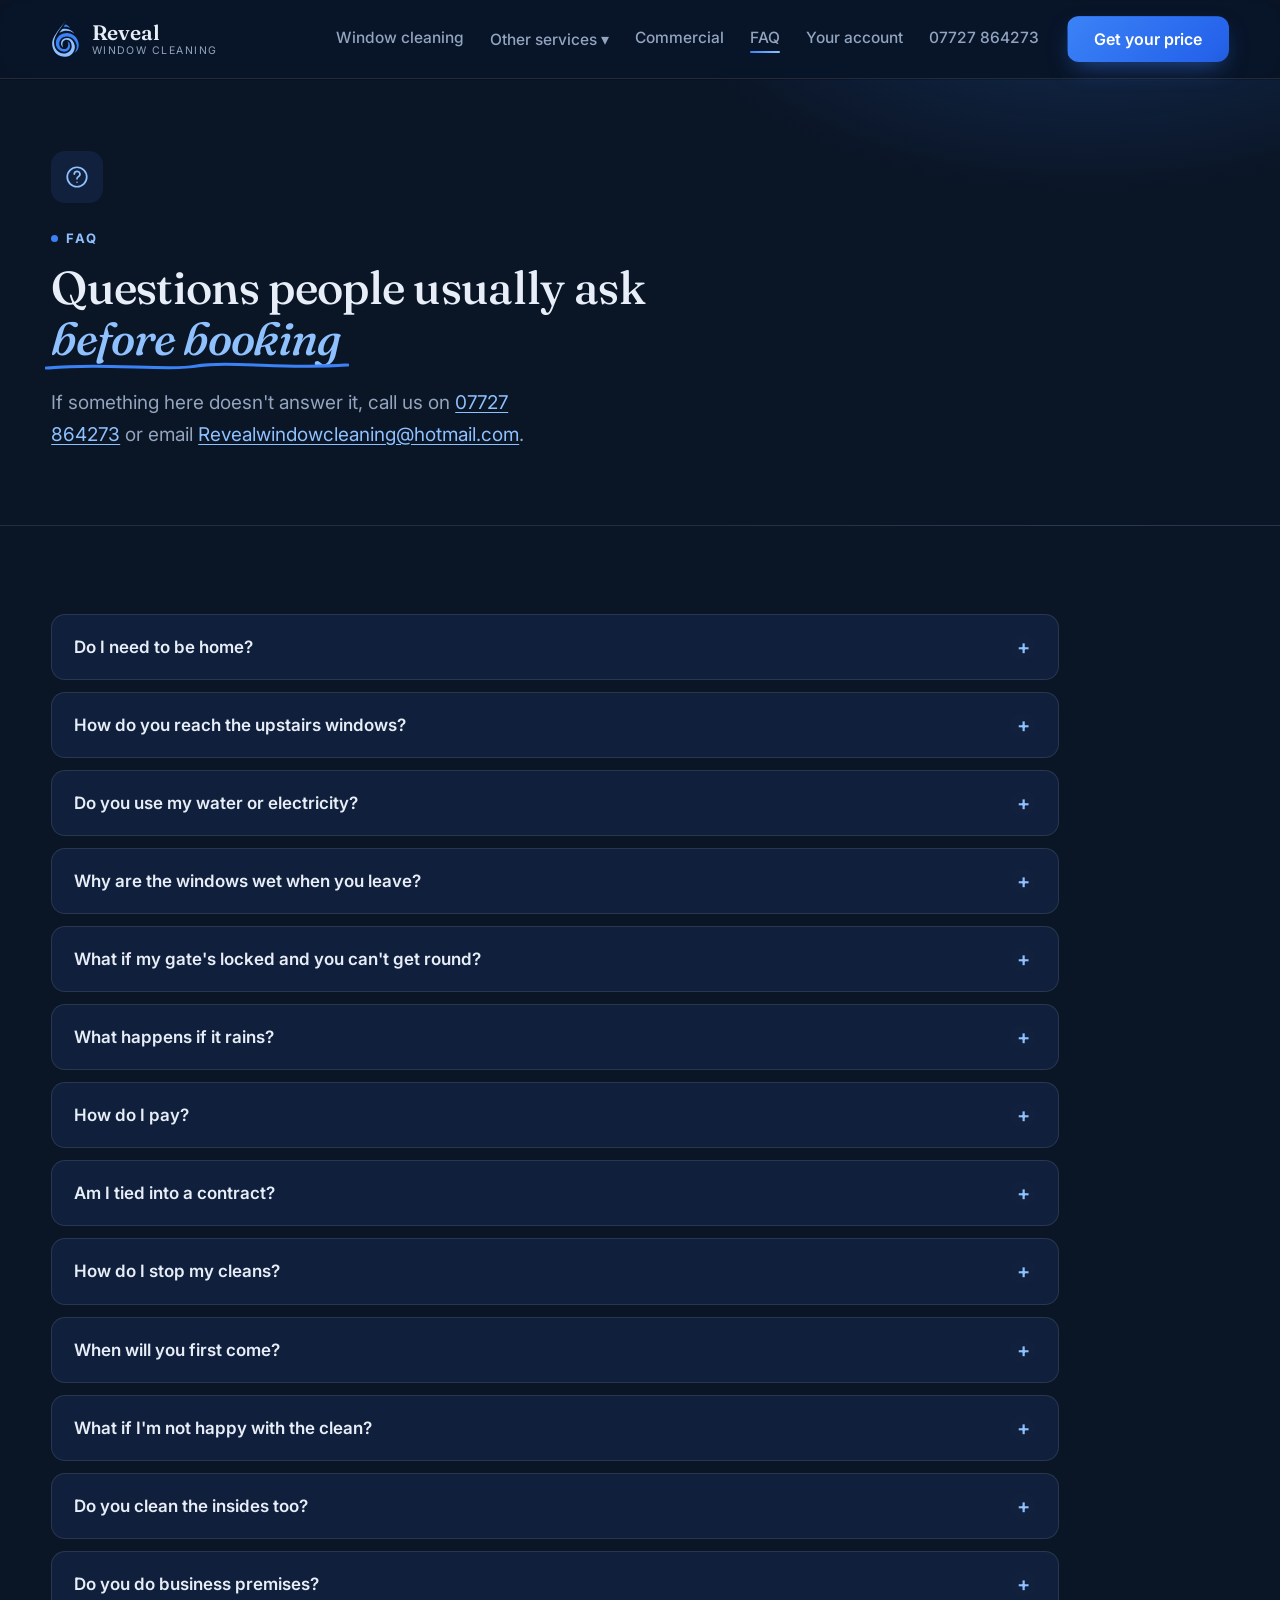
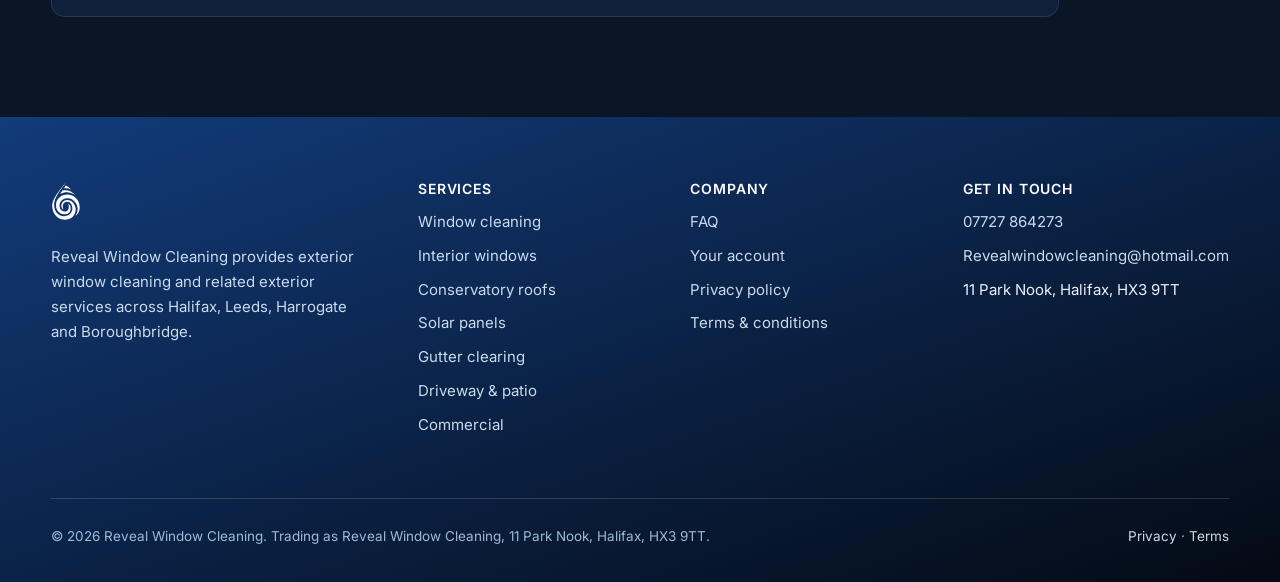
<file: faq.html>
<!DOCTYPE html>
<html lang="en-GB">
<head>
<meta charset="utf-8">
<meta name="viewport" content="width=device-width, initial-scale=1">
<title>FAQ — Reveal Window Cleaning</title>
<meta name="description" content="Answers to common questions about Reveal Window Cleaning — access, payment, contracts, missed visits and more.">
<link rel="icon" href="assets/logo.svg" type="image/svg+xml">
<link rel="preconnect" href="https://fonts.googleapis.com">
<link rel="preconnect" href="https://fonts.gstatic.com" crossorigin>
<link href="https://fonts.googleapis.com/css2?family=Fraunces:opsz,wght@9..144,500;9..144,600&family=Inter:wght@400;500;600;700&display=swap" rel="stylesheet">
<link rel="stylesheet" href="css/style.css">
<script type="application/ld+json">
{
  "@context": "https://schema.org",
  "@type": "FAQPage",
  "mainEntity": [
    {"@type":"Question","name":"Do I need to be home?","acceptedAnswer":{"@type":"Answer","text":"No. As long as we can get to the windows, we can clean them whether you're in or out. If access needs a gate unlocking or a car moving, just let us know in the notes when you book."}},
    {"@type":"Question","name":"How do you reach the upstairs windows?","acceptedAnswer":{"@type":"Answer","text":"With a water-fed pole system from ground level, for almost every property. It cleans the glass with purified water and no chemicals, and it's how upstairs and roof windows get cleaned safely without a ladder against your house."}},
    {"@type":"Question","name":"Do you use my water or electricity?","acceptedAnswer":{"@type":"Answer","text":"No. We bring our own purified water on the van, so there's nothing to switch on and nothing to pay for."}},
    {"@type":"Question","name":"Why are the windows wet when you leave?","acceptedAnswer":{"@type":"Answer","text":"That's the purified water finishing the job. It dries naturally without leaving marks or streaks, so there's no need to towel it off — give it a few minutes and you'll see the difference."}},
    {"@type":"Question","name":"What if my gate's locked and you can't get round?","acceptedAnswer":{"@type":"Answer","text":"If we can't reach any windows at all, we won't charge you for that visit and you'll be back on your normal cycle next time. If we can clean some but not the rest, that visit is charged at half the normal price rather than in full."}},
    {"@type":"Question","name":"What happens if it rains?","acceptedAnswer":{"@type":"Answer","text":"Light rain doesn't usually stop us — it doesn't undo a clean. In genuinely bad weather we'll skip that visit, you won't be charged, and we'll see you on your normal cycle."}},
    {"@type":"Question","name":"How do I pay?","acceptedAnswer":{"@type":"Answer","text":"Direct Debit through Squeegee and GoCardless, or cash on the day — you choose when you book. Direct Debit is collected automatically after each visit; cash can be paid on the day or left to build up, which we'll always let you know about."}},
    {"@type":"Question","name":"Am I tied into a contract?","acceptedAnswer":{"@type":"Answer","text":"No. There's no contract and no tie-in. You can stop your cleans whenever you like by phone or email."}},
    {"@type":"Question","name":"How do I stop my cleans?","acceptedAnswer":{"@type":"Answer","text":"Call or email us and we'll sort it out for you — there's no cancel button on the site, so a real person always handles it and can put things right if there's a reason to stay."}},
    {"@type":"Question","name":"When will you first come?","acceptedAnswer":{"@type":"Answer","text":"We'll confirm your first visit date within 24 hours of booking. We don't currently run fixed weekly days across every area, so we'll agree a date with you directly."}},
    {"@type":"Question","name":"What if I'm not happy with the clean?","acceptedAnswer":{"@type":"Answer","text":"Let us know and we'll come back and put it right. We'd always rather hear about it than have you quietly not book us again."}},
    {"@type":"Question","name":"Do you clean the insides too?","acceptedAnswer":{"@type":"Answer","text":"Yes, as a separate occasional job — it's not part of the regular exterior round. Book it as a one-off whenever suits you."}},
    {"@type":"Question","name":"Do you do business premises?","acceptedAnswer":{"@type":"Answer","text":"Yes. Commercial work is quoted in person rather than online, since access and premises vary too much to price blind. Get in touch and we'll arrange a visit."}}
  ]
}
</script>
</head>
<body>
<a class="skip-link" href="#main">Skip to content</a>

<header class="site">
  <div class="wrap bar">
    <a class="logo" href="index.html">
      <img class="mark" src="assets/logo.svg" alt="" width="38" height="47">
      <span class="lock"><b>Reveal</b><em>Window Cleaning</em></span>
    </a>
    <nav class="primary" aria-label="Primary">
      <a href="index.html#quote" class="nav-hide">Window cleaning</a>
      <div class="dropdown nav-hide">
        <button type="button" aria-haspopup="true" aria-expanded="false">Other services ▾</button>
        <ul aria-label="Other services">
          <li><a href="services/conservatory-roof.html"><span class="icon-tile sm" aria-hidden="true"><svg viewBox="0 0 24 24" fill="none" stroke="currentColor" stroke-width="1.6" stroke-linecap="round" stroke-linejoin="round"><path d="M3 13 L12 5 L21 13"/><path d="M3 13 V20 H21 V13"/><line x1="8" y1="13" x2="8" y2="20"/><line x1="16" y1="13" x2="16" y2="20"/><line x1="12" y1="9" x2="12" y2="13"/></svg></span>Conservatory roof cleaning</a></li>
          <li><a href="services/solar-panels.html"><span class="icon-tile sm" aria-hidden="true"><svg viewBox="0 0 24 24" fill="none" stroke="currentColor" stroke-width="1.6" stroke-linecap="round" stroke-linejoin="round"><rect x="3" y="6" width="18" height="12" rx="1"/><line x1="9" y1="6" x2="9" y2="18"/><line x1="15" y1="6" x2="15" y2="18"/><line x1="3" y1="12" x2="21" y2="12"/></svg></span>Solar panel cleaning</a></li>
          <li><a href="services/gutter-clearing.html"><span class="icon-tile sm" aria-hidden="true"><svg viewBox="0 0 24 24" fill="none" stroke="currentColor" stroke-width="1.6" stroke-linecap="round" stroke-linejoin="round"><rect x="3" y="6" width="14" height="4" rx="2"/><path d="M15 10v6a2 2 0 0 0 2 2h1"/><circle cx="19.3" cy="19.3" r="1.3"/></svg></span>Gutter clearing</a></li>
          <li><a href="services/driveway-patio.html"><span class="icon-tile sm" aria-hidden="true"><svg viewBox="0 0 24 24" fill="none" stroke="currentColor" stroke-width="1.6" stroke-linecap="round" stroke-linejoin="round"><rect x="3" y="4" width="8" height="6" rx="1"/><rect x="13" y="4" width="8" height="6" rx="1"/><rect x="3" y="14" width="8" height="6" rx="1"/><rect x="13" y="14" width="8" height="6" rx="1"/></svg></span>Driveway &amp; patio cleaning</a></li>
          <li><a href="services/interior-windows.html"><span class="icon-tile sm" aria-hidden="true"><svg viewBox="0 0 24 24" fill="none" stroke="currentColor" stroke-width="1.6" stroke-linecap="round" stroke-linejoin="round"><rect x="5" y="5" width="14" height="14" rx="1"/><line x1="12" y1="5" x2="12" y2="19"/><line x1="5" y1="12" x2="19" y2="12"/><path d="M5 5q4 0 4 5"/></svg></span>Interior windows</a></li>
        </ul>
      </div>
      <a href="commercial.html" class="nav-hide">Commercial</a>
      <a href="faq.html" class="nav-hide" aria-current="page">FAQ</a>
      <a href="account.html">Your account</a>
      <a href="tel:07727864273" class="tel-link">07727 864273</a>
    </nav>
    <a class="btn btn-primary header-cta" href="index.html#quote">Get your price</a>
  </div>
</header>

<main id="main">
  <section class="page-hero">
    <div class="wrap">
      <span class="icon-tile" style="margin-bottom:18px" aria-hidden="true"><svg viewBox="0 0 24 24" fill="none" stroke="currentColor" stroke-width="1.6" stroke-linecap="round" stroke-linejoin="round"><circle cx="12" cy="12" r="9"/><path d="M9.5 9.3a2.6 2.6 0 1 1 3.7 2.4c-.8.4-1.2 1-1.2 1.9"/><circle cx="12" cy="16.8" r=".7" fill="currentColor" stroke="none"/></svg></span>
      <p class="eyebrow">FAQ</p>
      <h1>Questions people usually ask <span class="ink-mark">before booking</span></h1>
      <p class="lede">If something here doesn't answer it, call us on <a href="tel:07727864273">07727 864273</a> or email <a href="mailto:Revealwindowcleaning@hotmail.com">Revealwindowcleaning@hotmail.com</a>.</p>
    </div>
  </section>

  <section>
    <div class="wrap">
      <div class="faq-list measure-wide">

        <details>
          <summary>Do I need to be home?</summary>
          <p class="a">No. As long as we can get to the windows, we can clean them whether you're in or out. If access needs a gate unlocking or a car moving, just let us know in the notes when you book.</p>
        </details>

        <details>
          <summary>How do you reach the upstairs windows?</summary>
          <p class="a">With a water-fed pole system from ground level, for almost every property. It cleans the glass with purified water and no chemicals, and it's how upstairs and roof windows get cleaned safely without a ladder against your house.</p>
        </details>

        <details>
          <summary>Do you use my water or electricity?</summary>
          <p class="a">No. We bring our own purified water on the van, so there's nothing to switch on and nothing to pay for.</p>
        </details>

        <details>
          <summary>Why are the windows wet when you leave?</summary>
          <p class="a">That's the purified water finishing the job. It dries naturally without leaving marks or streaks, so there's no need to towel it off — give it a few minutes and you'll see the difference.</p>
        </details>

        <details>
          <summary>What if my gate's locked and you can't get round?</summary>
          <p class="a">If we can't reach any windows at all, we won't charge you for that visit and you'll be back on your normal cycle next time. If we can clean some but not the rest, that visit is charged at half the normal price rather than in full.</p>
        </details>

        <details>
          <summary>What happens if it rains?</summary>
          <p class="a">Light rain doesn't usually stop us — it doesn't undo a clean. In genuinely bad weather we'll skip that visit, you won't be charged, and we'll see you on your normal cycle.</p>
        </details>

        <details>
          <summary>How do I pay?</summary>
          <p class="a">Direct Debit through Squeegee and GoCardless, or cash on the day — you choose when you book. Direct Debit is collected automatically after each visit; cash can be paid on the day or left to build up, which we'll always let you know about.</p>
        </details>

        <details>
          <summary>Am I tied into a contract?</summary>
          <p class="a">No. There's no contract and no tie-in. You can stop your cleans whenever you like by phone or email.</p>
        </details>

        <details>
          <summary>How do I stop my cleans?</summary>
          <p class="a">Call or email us and we'll sort it out for you — there's no cancel button on the site, so a real person always handles it and can put things right if there's a reason to stay.</p>
        </details>

        <details>
          <summary>When will you first come?</summary>
          <p class="a">We'll confirm your first visit date within 24 hours of booking. We don't currently run fixed weekly days across every area, so we'll agree a date with you directly.</p>
        </details>

        <details>
          <summary>What if I'm not happy with the clean?</summary>
          <p class="a">Let us know and we'll come back and put it right. We'd always rather hear about it than have you quietly not book us again.</p>
        </details>

        <details>
          <summary>Do you clean the insides too?</summary>
          <p class="a">Yes, as a separate occasional job — it's not part of the regular exterior round. <a href="services/interior-windows.html">Book it as a one-off</a> whenever suits you.</p>
        </details>

        <details>
          <summary>Do you do business premises?</summary>
          <p class="a">Yes. <a href="commercial.html">Commercial work</a> is quoted in person rather than online, since access and premises vary too much to price blind. Get in touch and we'll arrange a visit.</p>
        </details>

      </div>
    </div>
  </section>
</main>

<footer class="site">
  <div class="wrap">
    <div class="foot-grid">
      <div>
        <img class="fmark" src="assets/logo.svg" alt="" width="34" height="42">
        <p class="about">Reveal Window Cleaning provides exterior window cleaning and related exterior services across Halifax, Leeds, Harrogate and Boroughbridge.</p>
      </div>
      <div>
        <h4>Services</h4>
        <ul>
          <li><a href="index.html#quote">Window cleaning</a></li>
          <li><a href="services/interior-windows.html">Interior windows</a></li>
          <li><a href="services/conservatory-roof.html">Conservatory roofs</a></li>
          <li><a href="services/solar-panels.html">Solar panels</a></li>
          <li><a href="services/gutter-clearing.html">Gutter clearing</a></li>
          <li><a href="services/driveway-patio.html">Driveway &amp; patio</a></li>
          <li><a href="commercial.html">Commercial</a></li>
        </ul>
      </div>
      <div>
        <h4>Company</h4>
        <ul>
          <li><a href="faq.html">FAQ</a></li>
          <li><a href="account.html">Your account</a></li>
          <li><a href="privacy.html">Privacy policy</a></li>
          <li><a href="terms.html">Terms &amp; conditions</a></li>
        </ul>
      </div>
      <div>
        <h4>Get in touch</h4>
        <ul>
          <li><a href="tel:07727864273">07727 864273</a></li>
          <li><a href="mailto:Revealwindowcleaning@hotmail.com">Revealwindowcleaning@hotmail.com</a></li>
          <li>11 Park Nook, Halifax, HX3 9TT</li>
        </ul>
      </div>
    </div>
    <div class="foot-bottom">
      <span>© <span id="year"></span> Reveal Window Cleaning. Trading as Reveal Window Cleaning, 11 Park Nook, Halifax, HX3 9TT.</span>
      <span><a href="privacy.html">Privacy</a> · <a href="terms.html">Terms</a></span>
    </div>
  </div>
</footer>

<script>document.getElementById('year').textContent = new Date().getFullYear();</script>
</body>
</html>
</file>
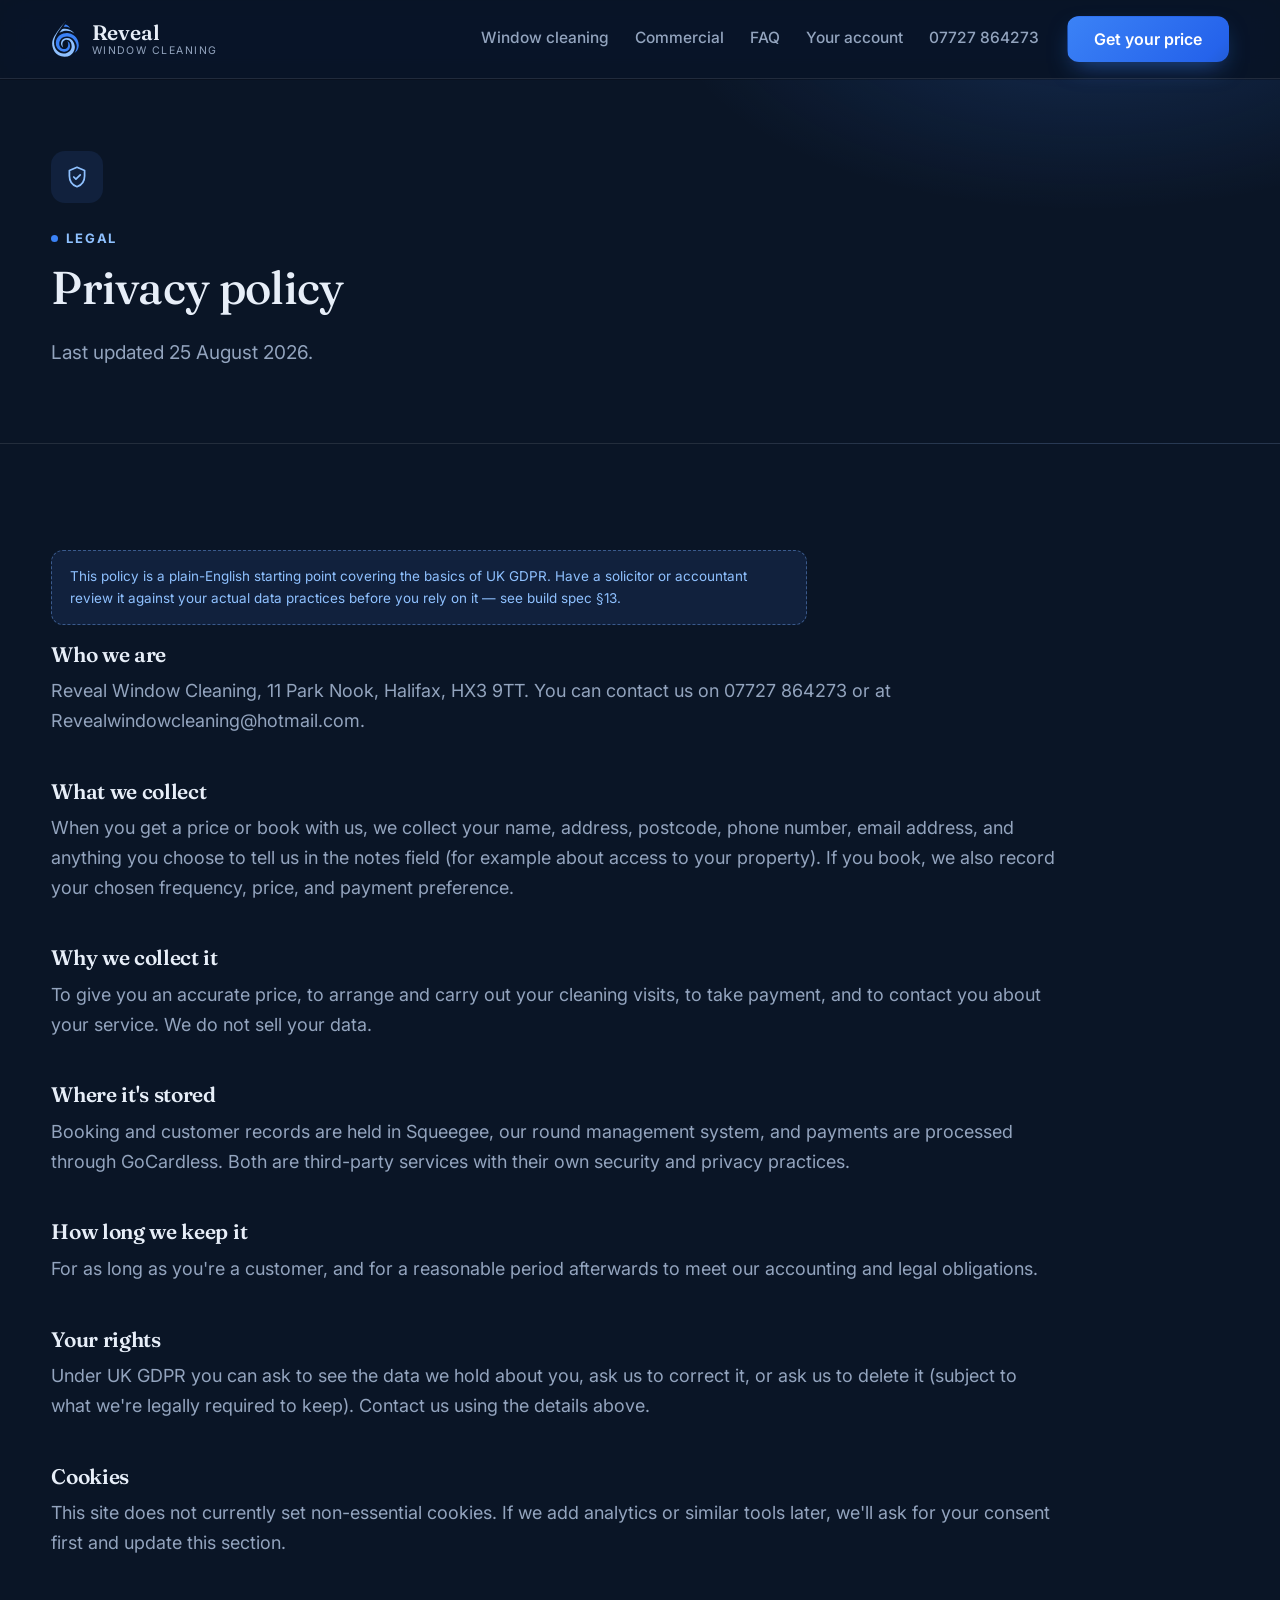
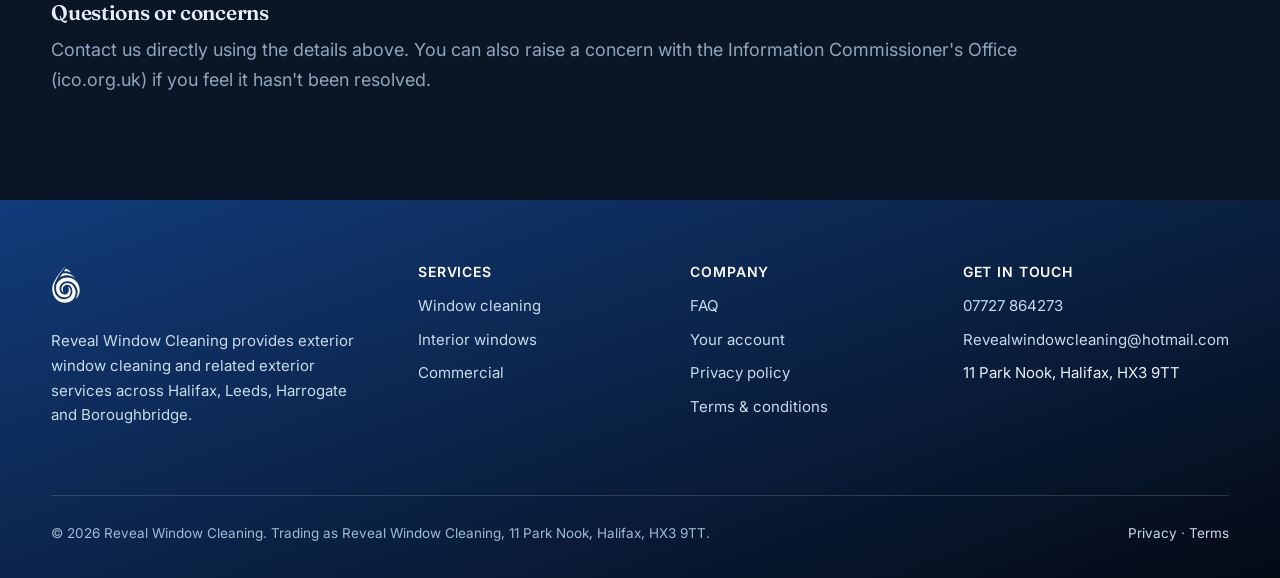
<file: privacy.html>
<!DOCTYPE html>
<html lang="en-GB">
<head>
<meta charset="utf-8">
<meta name="viewport" content="width=device-width, initial-scale=1">
<title>Privacy Policy — Reveal Window Cleaning</title>
<meta name="description" content="How Reveal Window Cleaning collects, uses and protects your personal data.">
<link rel="icon" href="assets/logo.svg" type="image/svg+xml">
<link rel="preconnect" href="https://fonts.googleapis.com">
<link rel="preconnect" href="https://fonts.gstatic.com" crossorigin>
<link href="https://fonts.googleapis.com/css2?family=Fraunces:opsz,wght@9..144,500;9..144,600&family=Inter:wght@400;500;600;700&display=swap" rel="stylesheet">
<link rel="stylesheet" href="css/style.css">
</head>
<body>
<a class="skip-link" href="#main">Skip to content</a>

<header class="site">
  <div class="wrap bar">
    <a class="logo" href="index.html">
      <img class="mark" src="assets/logo.svg" alt="" width="38" height="47">
      <span class="lock"><b>Reveal</b><em>Window Cleaning</em></span>
    </a>
    <nav class="primary" aria-label="Primary">
      <a href="index.html#quote" class="nav-hide">Window cleaning</a>
      <a href="commercial.html" class="nav-hide">Commercial</a>
      <a href="faq.html" class="nav-hide">FAQ</a>
      <a href="account.html">Your account</a>
      <a href="tel:07727864273" class="tel-link">07727 864273</a>
    </nav>
    <a class="btn btn-primary header-cta" href="index.html#quote">Get your price</a>
  </div>
</header>

<main id="main">
  <section class="page-hero">
    <div class="wrap">
      <span class="icon-tile" style="margin-bottom:18px" aria-hidden="true"><svg viewBox="0 0 24 24" fill="none" stroke="currentColor" stroke-width="1.6" stroke-linecap="round" stroke-linejoin="round"><path d="M12 3 L19 6 V11 C19 16 16 19.5 12 21 C8 19.5 5 16 5 11 V6 Z"/><path d="M9 12 l2 2 l4 -4"/></svg></span>
      <p class="eyebrow">Legal</p>
      <h1>Privacy policy</h1>
      <p class="lede">Last updated 25 August 2026.</p>
    </div>
  </section>

  <section>
    <div class="wrap">
      <div class="dev-note measure-wide">
        This policy is a plain-English starting point covering the basics of UK GDPR. Have a solicitor or accountant review it against your actual data practices before you rely on it — see build spec §13.
      </div>

      <div class="legal measure-wide">
        <h2>Who we are</h2>
        <p>Reveal Window Cleaning, 11 Park Nook, Halifax, HX3 9TT. You can contact us on 07727 864273 or at Revealwindowcleaning@hotmail.com.</p>

        <h2>What we collect</h2>
        <p>When you get a price or book with us, we collect your name, address, postcode, phone number, email address, and anything you choose to tell us in the notes field (for example about access to your property). If you book, we also record your chosen frequency, price, and payment preference.</p>

        <h2>Why we collect it</h2>
        <p>To give you an accurate price, to arrange and carry out your cleaning visits, to take payment, and to contact you about your service. We do not sell your data.</p>

        <h2>Where it's stored</h2>
        <p>Booking and customer records are held in Squeegee, our round management system, and payments are processed through GoCardless. Both are third-party services with their own security and privacy practices.</p>

        <h2>How long we keep it</h2>
        <p>For as long as you're a customer, and for a reasonable period afterwards to meet our accounting and legal obligations.</p>

        <h2>Your rights</h2>
        <p>Under UK GDPR you can ask to see the data we hold about you, ask us to correct it, or ask us to delete it (subject to what we're legally required to keep). Contact us using the details above.</p>

        <h2>Cookies</h2>
        <p>This site does not currently set non-essential cookies. If we add analytics or similar tools later, we'll ask for your consent first and update this section.</p>

        <h2>Questions or concerns</h2>
        <p>Contact us directly using the details above. You can also raise a concern with the Information Commissioner's Office (ico.org.uk) if you feel it hasn't been resolved.</p>
      </div>
    </div>
  </section>
</main>

<footer class="site">
  <div class="wrap">
    <div class="foot-grid">
      <div>
        <img class="fmark" src="assets/logo.svg" alt="" width="34" height="42">
        <p class="about">Reveal Window Cleaning provides exterior window cleaning and related exterior services across Halifax, Leeds, Harrogate and Boroughbridge.</p>
      </div>
      <div>
        <h4>Services</h4>
        <ul>
          <li><a href="index.html#quote">Window cleaning</a></li>
          <li><a href="services/interior-windows.html">Interior windows</a></li>
          <li><a href="commercial.html">Commercial</a></li>
        </ul>
      </div>
      <div>
        <h4>Company</h4>
        <ul>
          <li><a href="faq.html">FAQ</a></li>
          <li><a href="account.html">Your account</a></li>
          <li><a href="privacy.html">Privacy policy</a></li>
          <li><a href="terms.html">Terms &amp; conditions</a></li>
        </ul>
      </div>
      <div>
        <h4>Get in touch</h4>
        <ul>
          <li><a href="tel:07727864273">07727 864273</a></li>
          <li><a href="mailto:Revealwindowcleaning@hotmail.com">Revealwindowcleaning@hotmail.com</a></li>
          <li>11 Park Nook, Halifax, HX3 9TT</li>
        </ul>
      </div>
    </div>
    <div class="foot-bottom">
      <span>© <span id="year"></span> Reveal Window Cleaning. Trading as Reveal Window Cleaning, 11 Park Nook, Halifax, HX3 9TT.</span>
      <span><a href="privacy.html">Privacy</a> · <a href="terms.html">Terms</a></span>
    </div>
  </div>
</footer>

<script>document.getElementById('year').textContent = new Date().getFullYear();</script>
</body>
</html>
</file>
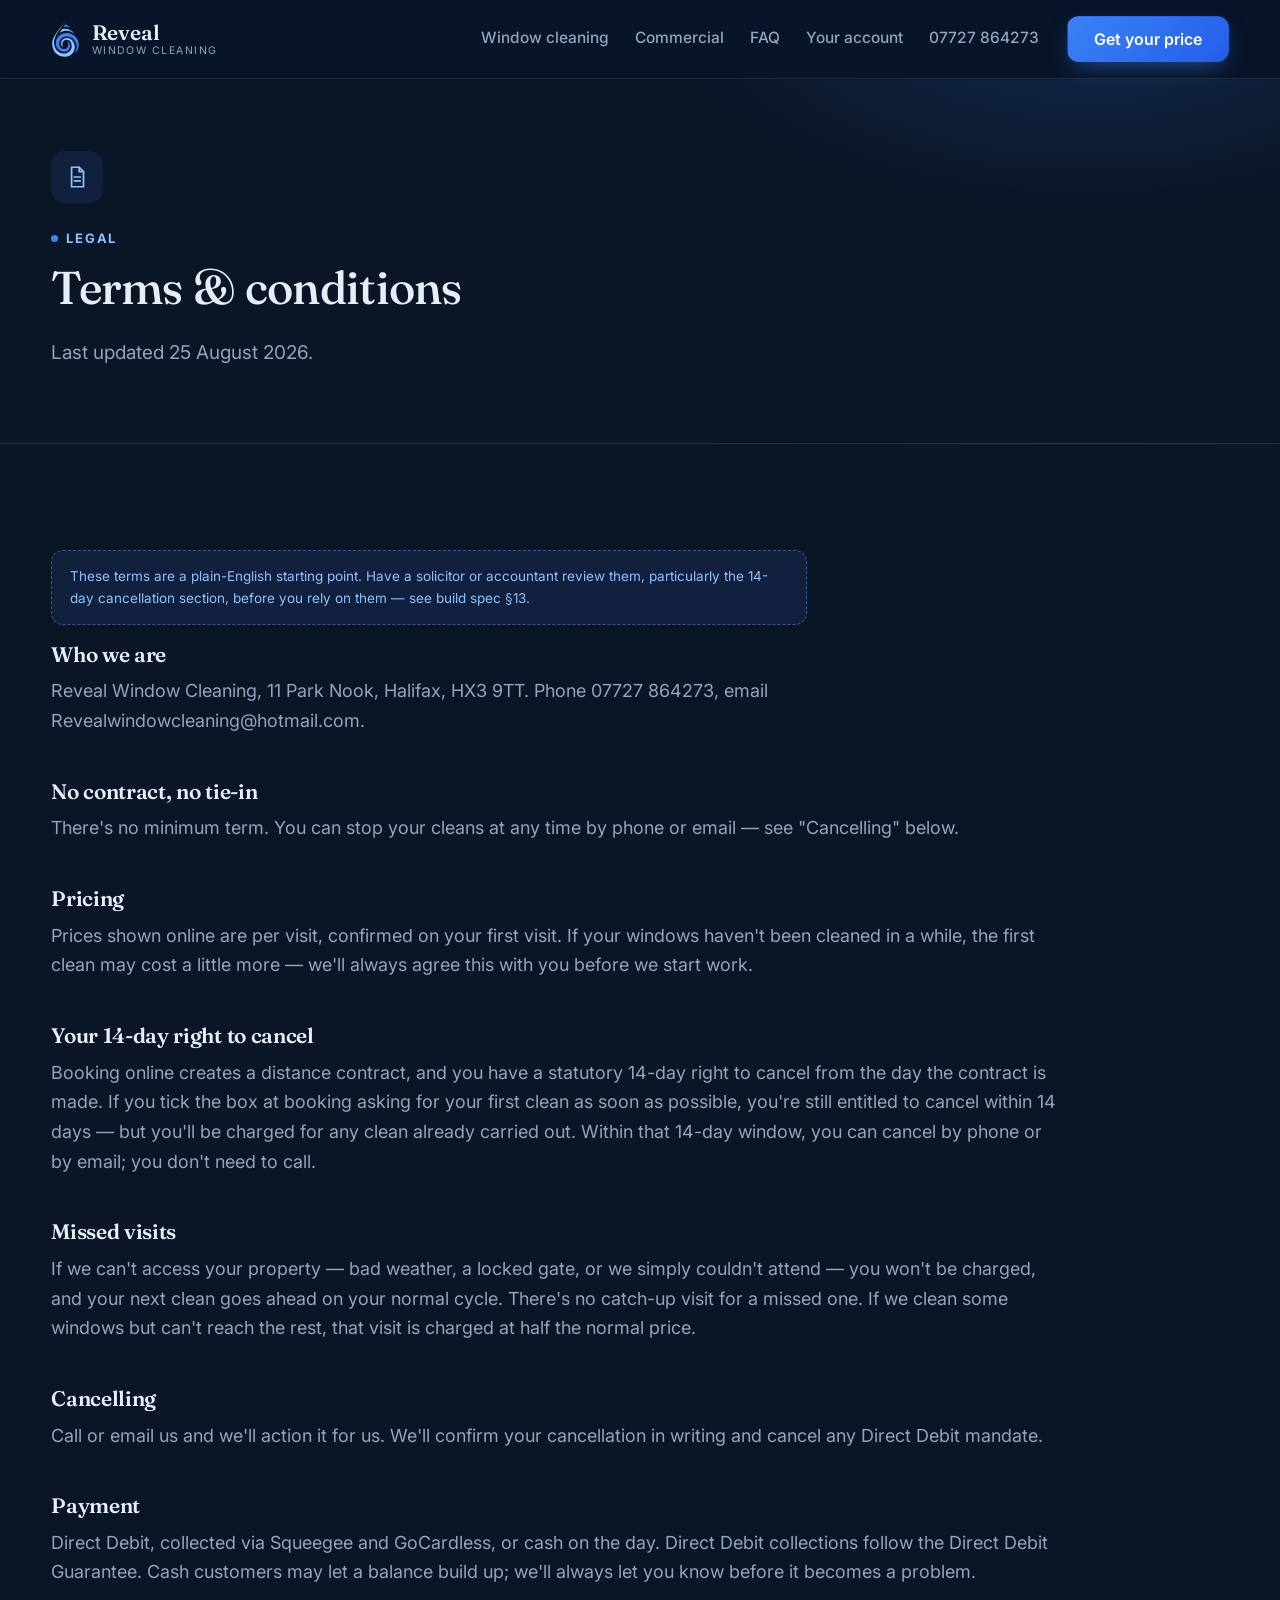
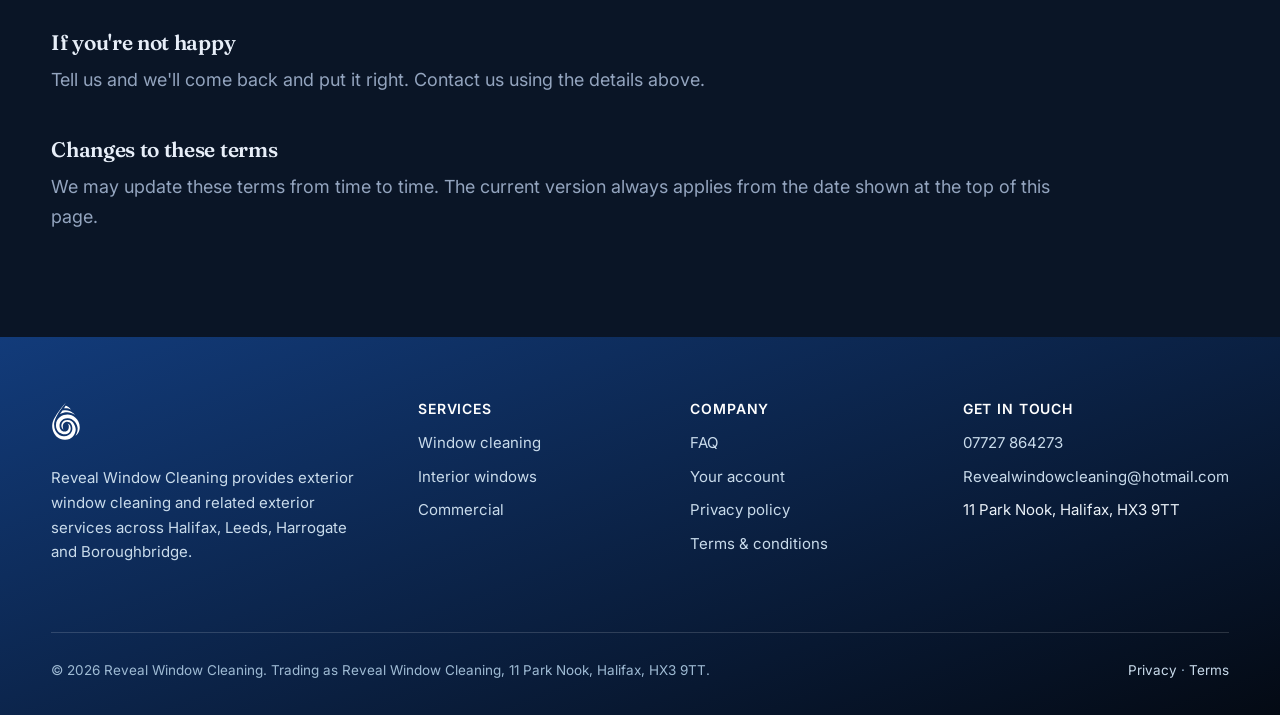
<file: terms.html>
<!DOCTYPE html>
<html lang="en-GB">
<head>
<meta charset="utf-8">
<meta name="viewport" content="width=device-width, initial-scale=1">
<title>Terms &amp; Conditions — Reveal Window Cleaning</title>
<meta name="description" content="Terms and conditions for Reveal Window Cleaning, including cancellation rights, missed visits and payment.">
<link rel="icon" href="assets/logo.svg" type="image/svg+xml">
<link rel="preconnect" href="https://fonts.googleapis.com">
<link rel="preconnect" href="https://fonts.gstatic.com" crossorigin>
<link href="https://fonts.googleapis.com/css2?family=Fraunces:opsz,wght@9..144,500;9..144,600&family=Inter:wght@400;500;600;700&display=swap" rel="stylesheet">
<link rel="stylesheet" href="css/style.css">
</head>
<body>
<a class="skip-link" href="#main">Skip to content</a>

<header class="site">
  <div class="wrap bar">
    <a class="logo" href="index.html">
      <img class="mark" src="assets/logo.svg" alt="" width="38" height="47">
      <span class="lock"><b>Reveal</b><em>Window Cleaning</em></span>
    </a>
    <nav class="primary" aria-label="Primary">
      <a href="index.html#quote" class="nav-hide">Window cleaning</a>
      <a href="commercial.html" class="nav-hide">Commercial</a>
      <a href="faq.html" class="nav-hide">FAQ</a>
      <a href="account.html">Your account</a>
      <a href="tel:07727864273" class="tel-link">07727 864273</a>
    </nav>
    <a class="btn btn-primary header-cta" href="index.html#quote">Get your price</a>
  </div>
</header>

<main id="main">
  <section class="page-hero">
    <div class="wrap">
      <span class="icon-tile" style="margin-bottom:18px" aria-hidden="true"><svg viewBox="0 0 24 24" fill="none" stroke="currentColor" stroke-width="1.6" stroke-linecap="round" stroke-linejoin="round"><path d="M7 3h7l4 4v14H7z"/><path d="M14 3v4h4"/><line x1="9.5" y1="12" x2="15" y2="12"/><line x1="9.5" y1="15.5" x2="15" y2="15.5"/></svg></span>
      <p class="eyebrow">Legal</p>
      <h1>Terms &amp; conditions</h1>
      <p class="lede">Last updated 25 August 2026.</p>
    </div>
  </section>

  <section>
    <div class="wrap">
      <div class="dev-note measure-wide">
        These terms are a plain-English starting point. Have a solicitor or accountant review them, particularly the 14-day cancellation section, before you rely on them — see build spec §13.
      </div>

      <div class="legal measure-wide">
        <h2>Who we are</h2>
        <p>Reveal Window Cleaning, 11 Park Nook, Halifax, HX3 9TT. Phone 07727 864273, email Revealwindowcleaning@hotmail.com.</p>

        <h2>No contract, no tie-in</h2>
        <p>There's no minimum term. You can stop your cleans at any time by phone or email — see "Cancelling" below.</p>

        <h2>Pricing</h2>
        <p>Prices shown online are per visit, confirmed on your first visit. If your windows haven't been cleaned in a while, the first clean may cost a little more — we'll always agree this with you before we start work.</p>

        <h2>Your 14-day right to cancel</h2>
        <p>Booking online creates a distance contract, and you have a statutory 14-day right to cancel from the day the contract is made. If you tick the box at booking asking for your first clean as soon as possible, you're still entitled to cancel within 14 days — but you'll be charged for any clean already carried out. Within that 14-day window, you can cancel by phone or by email; you don't need to call.</p>

        <h2>Missed visits</h2>
        <p>If we can't access your property — bad weather, a locked gate, or we simply couldn't attend — you won't be charged, and your next clean goes ahead on your normal cycle. There's no catch-up visit for a missed one. If we clean some windows but can't reach the rest, that visit is charged at half the normal price.</p>

        <h2>Cancelling</h2>
        <p>Call or email us and we'll action it for us. We'll confirm your cancellation in writing and cancel any Direct Debit mandate.</p>

        <h2>Payment</h2>
        <p>Direct Debit, collected via Squeegee and GoCardless, or cash on the day. Direct Debit collections follow the Direct Debit Guarantee. Cash customers may let a balance build up; we'll always let you know before it becomes a problem.</p>

        <h2>If you're not happy</h2>
        <p>Tell us and we'll come back and put it right. Contact us using the details above.</p>

        <h2>Changes to these terms</h2>
        <p>We may update these terms from time to time. The current version always applies from the date shown at the top of this page.</p>
      </div>
    </div>
  </section>
</main>

<footer class="site">
  <div class="wrap">
    <div class="foot-grid">
      <div>
        <img class="fmark" src="assets/logo.svg" alt="" width="34" height="42">
        <p class="about">Reveal Window Cleaning provides exterior window cleaning and related exterior services across Halifax, Leeds, Harrogate and Boroughbridge.</p>
      </div>
      <div>
        <h4>Services</h4>
        <ul>
          <li><a href="index.html#quote">Window cleaning</a></li>
          <li><a href="services/interior-windows.html">Interior windows</a></li>
          <li><a href="commercial.html">Commercial</a></li>
        </ul>
      </div>
      <div>
        <h4>Company</h4>
        <ul>
          <li><a href="faq.html">FAQ</a></li>
          <li><a href="account.html">Your account</a></li>
          <li><a href="privacy.html">Privacy policy</a></li>
          <li><a href="terms.html">Terms &amp; conditions</a></li>
        </ul>
      </div>
      <div>
        <h4>Get in touch</h4>
        <ul>
          <li><a href="tel:07727864273">07727 864273</a></li>
          <li><a href="mailto:Revealwindowcleaning@hotmail.com">Revealwindowcleaning@hotmail.com</a></li>
          <li>11 Park Nook, Halifax, HX3 9TT</li>
        </ul>
      </div>
    </div>
    <div class="foot-bottom">
      <span>© <span id="year"></span> Reveal Window Cleaning. Trading as Reveal Window Cleaning, 11 Park Nook, Halifax, HX3 9TT.</span>
      <span><a href="privacy.html">Privacy</a> · <a href="terms.html">Terms</a></span>
    </div>
  </div>
</footer>

<script>document.getElementById('year').textContent = new Date().getFullYear();</script>
</body>
</html>
</file>
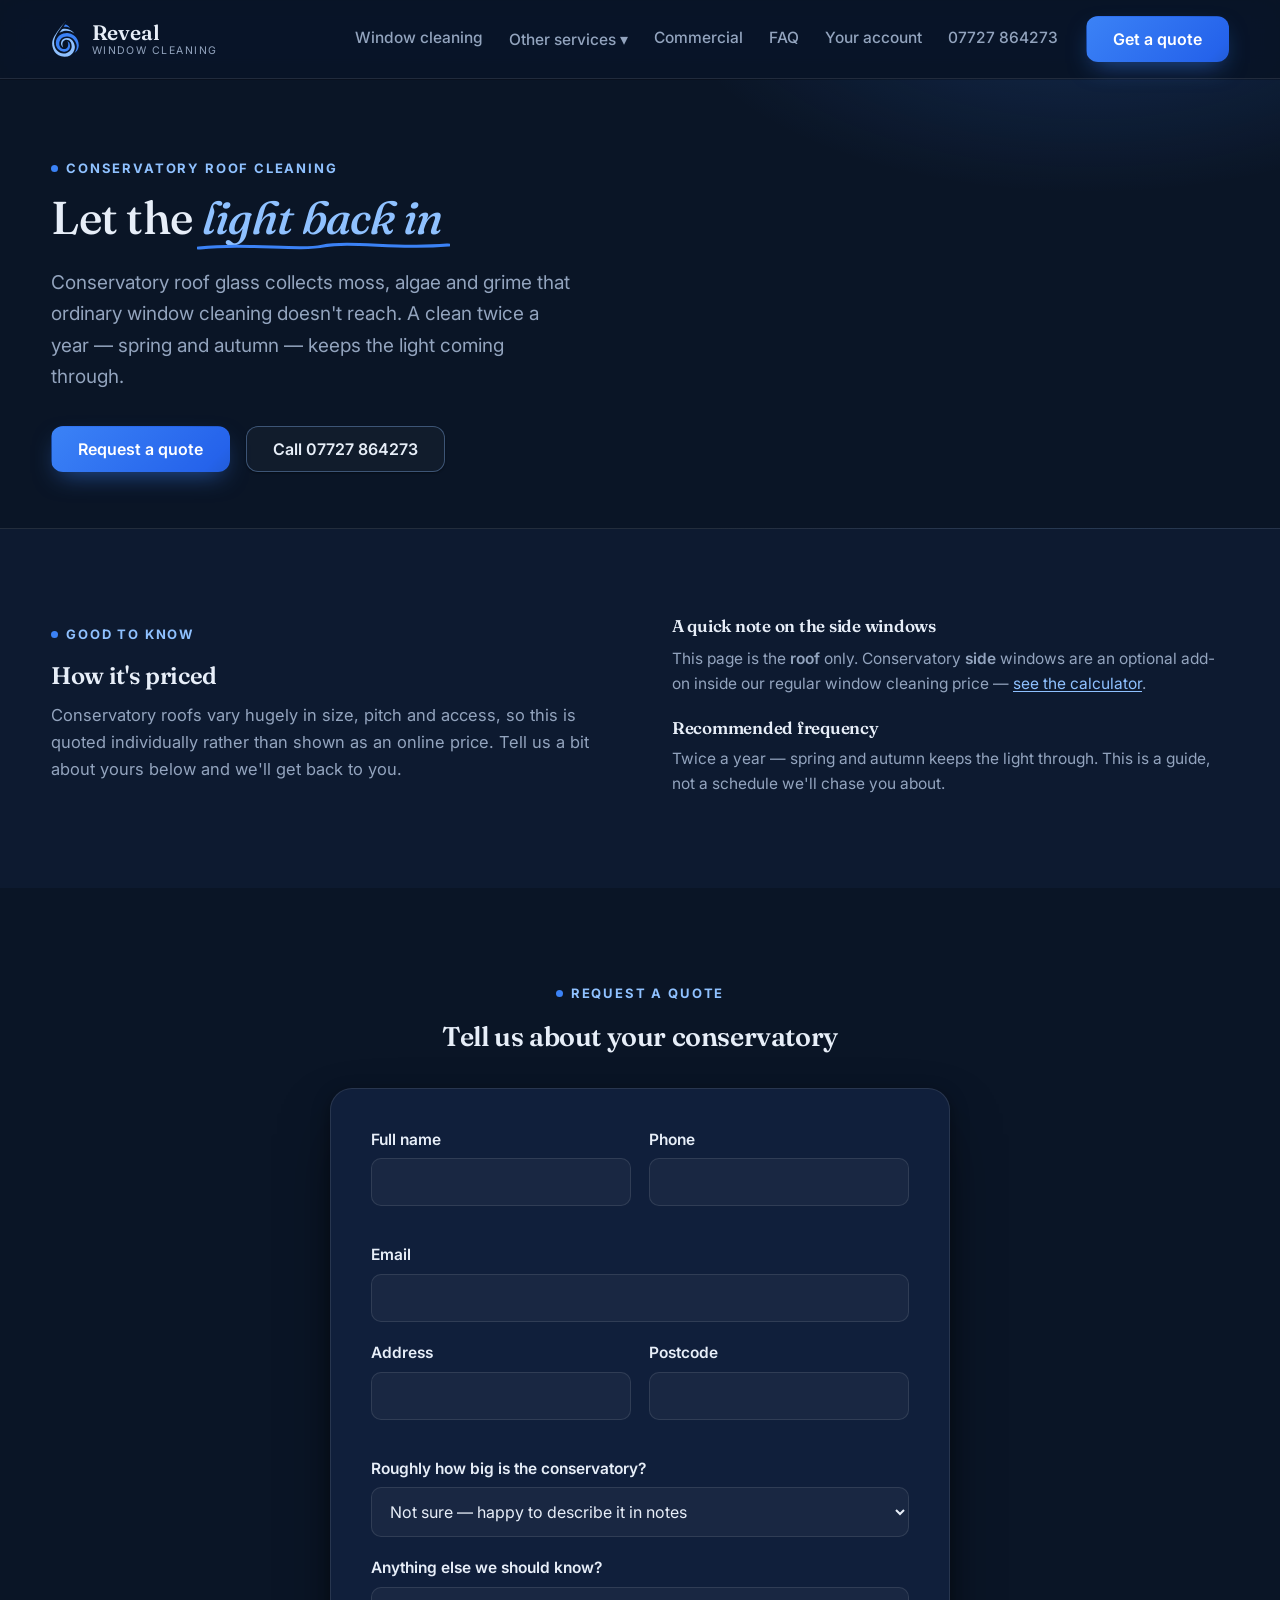
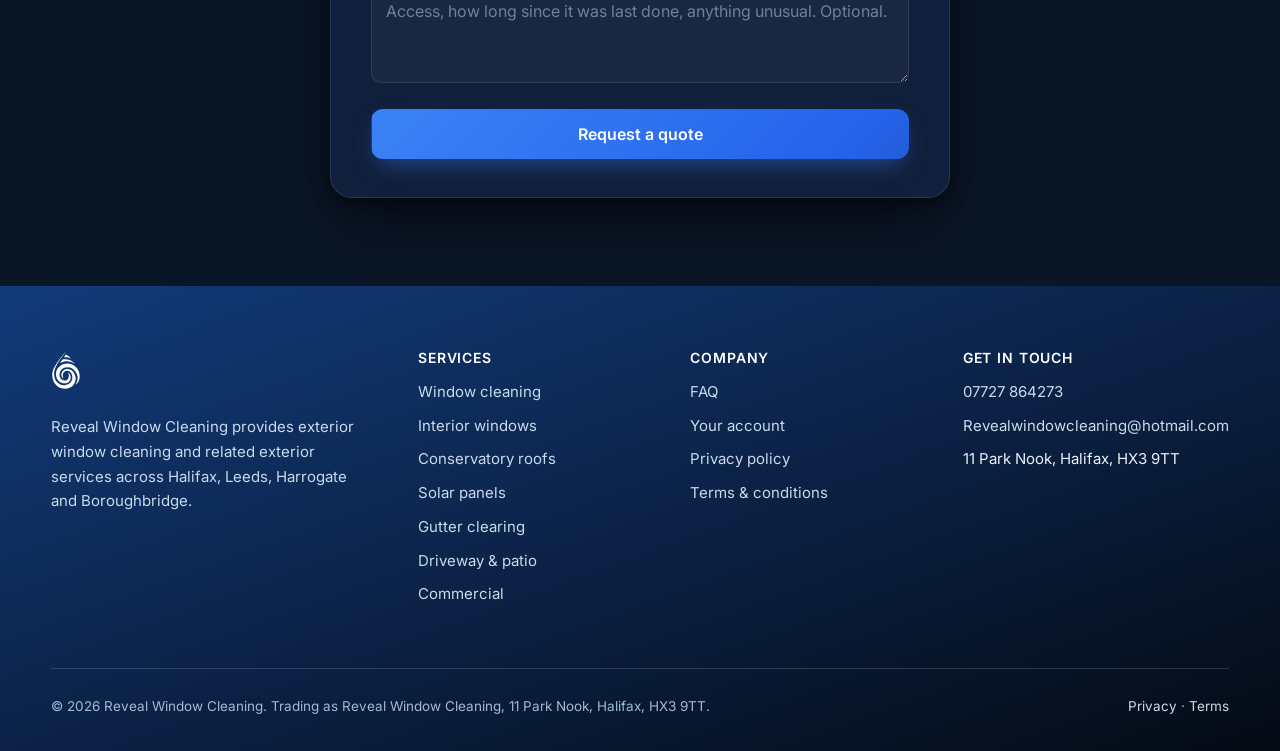
<file: services/conservatory-roof.html>
<!DOCTYPE html>
<html lang="en-GB">
<head>
<meta charset="utf-8">
<meta name="viewport" content="width=device-width, initial-scale=1">
<title>Conservatory Roof Cleaning — Reveal Window Cleaning</title>
<meta name="description" content="Conservatory roof cleaning across Halifax, Leeds, Harrogate and Boroughbridge. A twice-yearly clean keeps the light coming through. Request a quote.">
<link rel="icon" href="../assets/logo.svg" type="image/svg+xml">
<link rel="preconnect" href="https://fonts.googleapis.com">
<link rel="preconnect" href="https://fonts.gstatic.com" crossorigin>
<link href="https://fonts.googleapis.com/css2?family=Fraunces:opsz,wght@9..144,500;9..144,600&family=Inter:wght@400;500;600;700&display=swap" rel="stylesheet">
<link rel="stylesheet" href="../css/style.css">
</head>
<body>
<a class="skip-link" href="#main">Skip to content</a>

<header class="site">
  <div class="wrap bar">
    <a class="logo" href="../index.html">
      <img class="mark" src="../assets/logo.svg" alt="" width="38" height="47">
      <span class="lock"><b>Reveal</b><em>Window Cleaning</em></span>
    </a>
    <nav class="primary" aria-label="Primary">
      <a href="../index.html#quote" class="nav-hide">Window cleaning</a>
      <div class="dropdown nav-hide">
        <button type="button" aria-haspopup="true" aria-expanded="false">Other services ▾</button>
        <ul aria-label="Other services">
          <li><a href="conservatory-roof.html" aria-current="page">Conservatory roof cleaning</a></li>
          <li><a href="solar-panels.html">Solar panel cleaning</a></li>
          <li><a href="gutter-clearing.html">Gutter clearing</a></li>
          <li><a href="driveway-patio.html">Driveway &amp; patio cleaning</a></li>
          <li><a href="interior-windows.html">Interior windows</a></li>
        </ul>
      </div>
      <a href="../commercial.html" class="nav-hide">Commercial</a>
      <a href="../faq.html" class="nav-hide">FAQ</a>
      <a href="../account.html">Your account</a>
      <a href="tel:07727864273" class="tel-link">07727 864273</a>
    </nav>
    <a class="btn btn-primary header-cta" href="#quote-form">Get a quote</a>
  </div>
</header>

<main id="main">
  <section class="page-hero">
    <div class="wrap">
      <p class="eyebrow">Conservatory roof cleaning</p>
      <h1>Let the <span class="ink-mark">light back in</span></h1>
      <p class="lede">Conservatory roof glass collects moss, algae and grime that ordinary window cleaning doesn't reach. A clean twice a year — spring and autumn — keeps the light coming through.</p>
      <div class="hero-cta">
        <a href="#quote-form" class="btn btn-primary">Request a quote</a>
        <a href="tel:07727864273" class="btn btn-outline">Call 07727 864273</a>
      </div>
    </div>
  </section>

  <section class="bg-stone">
    <div class="wrap two-col">
      <div>
        <p class="eyebrow">Good to know</p>
        <h2 style="font-size:24px">How it's priced</h2>
        <p class="lede" style="font-size:16.5px;margin-top:12px">Conservatory roofs vary hugely in size, pitch and access, so this is quoted individually rather than shown as an online price. Tell us a bit about yours below and we'll get back to you.</p>
      </div>
      <div>
        <h3 style="font-size:17px;margin-bottom:10px">A quick note on the side windows</h3>
        <p class="q-hint" style="font-size:15.5px">This page is the <strong>roof</strong> only. Conservatory <strong>side</strong> windows are an optional add-on inside our regular window cleaning price — <a href="../index.html#quote">see the calculator</a>.</p>
        <h3 style="font-size:17px;margin:22px 0 8px">Recommended frequency</h3>
        <p class="q-hint" style="font-size:15.5px">Twice a year — spring and autumn keeps the light through. This is a guide, not a schedule we'll chase you about.</p>
      </div>
    </div>
  </section>

  <section id="quote-form">
    <div class="wrap">
      <div class="measure center" style="margin-bottom:36px">
        <p class="eyebrow center">Request a quote</p>
        <h2>Tell us about your conservatory</h2>
      </div>
      <div class="quote-shell" style="max-width:620px">
        <div class="q-step">
          <div class="result err form-errors" role="alert" tabindex="-1" hidden></div>
          <form class="quote-request-form" id="crForm" data-confirm-id="crConfirm" novalidate>
            <div class="form-grid">
              <div class="field">
                <label class="fld" for="crName">Full name</label>
                <input type="text" id="crName" name="name" autocomplete="name" required>
              </div>
              <div class="field">
                <label class="fld" for="crPhone">Phone</label>
                <input type="tel" id="crPhone" name="phone" autocomplete="tel" required>
              </div>
            </div>
            <div class="field">
              <label class="fld" for="crEmail">Email</label>
              <input type="email" id="crEmail" name="email" autocomplete="email" required>
            </div>
            <div class="form-grid">
              <div class="field">
                <label class="fld" for="crAddress">Address</label>
                <input type="text" id="crAddress" name="address" autocomplete="street-address" required>
              </div>
              <div class="field">
                <label class="fld" for="crPostcode">Postcode</label>
                <input type="text" id="crPostcode" name="postcode" autocomplete="postal-code" required>
              </div>
            </div>
            <div class="field">
              <label class="fld" for="crSize">Roughly how big is the conservatory?</label>
              <select id="crSize" name="size">
                <option value="">Not sure — happy to describe it in notes</option>
                <option>Small — lean-to</option>
                <option>Medium — Victorian or Edwardian style</option>
                <option>Large — wraparound or orangery</option>
              </select>
            </div>
            <div class="field">
              <label class="fld" for="crNotes">Anything else we should know?</label>
              <textarea id="crNotes" name="notes" placeholder="Access, how long since it was last done, anything unusual. Optional."></textarea>
            </div>
            <button type="submit" class="btn btn-primary" style="width:100%;padding:16px">Request a quote</button>
          </form>
          <div class="confirm-panel" id="crConfirm" hidden>
            <div class="tick-big">✓</div>
            <h3>Thank you</h3>
            <p class="measure center">We've got your enquiry and will be in touch to arrange a look and give you a price.</p>
          </div>
        </div>
      </div>
    </div>
  </section>
</main>

<footer class="site">
  <div class="wrap">
    <div class="foot-grid">
      <div>
        <img class="fmark" src="../assets/logo.svg" alt="" width="34" height="42">
        <p class="about">Reveal Window Cleaning provides exterior window cleaning and related exterior services across Halifax, Leeds, Harrogate and Boroughbridge.</p>
      </div>
      <div>
        <h4>Services</h4>
        <ul>
          <li><a href="../index.html#quote">Window cleaning</a></li>
          <li><a href="interior-windows.html">Interior windows</a></li>
          <li><a href="conservatory-roof.html">Conservatory roofs</a></li>
          <li><a href="solar-panels.html">Solar panels</a></li>
          <li><a href="gutter-clearing.html">Gutter clearing</a></li>
          <li><a href="driveway-patio.html">Driveway &amp; patio</a></li>
          <li><a href="../commercial.html">Commercial</a></li>
        </ul>
      </div>
      <div>
        <h4>Company</h4>
        <ul>
          <li><a href="../faq.html">FAQ</a></li>
          <li><a href="../account.html">Your account</a></li>
          <li><a href="../privacy.html">Privacy policy</a></li>
          <li><a href="../terms.html">Terms &amp; conditions</a></li>
        </ul>
      </div>
      <div>
        <h4>Get in touch</h4>
        <ul>
          <li><a href="tel:07727864273">07727 864273</a></li>
          <li><a href="mailto:Revealwindowcleaning@hotmail.com">Revealwindowcleaning@hotmail.com</a></li>
          <li>11 Park Nook, Halifax, HX3 9TT</li>
        </ul>
      </div>
    </div>
    <div class="foot-bottom">
      <span>© <span id="year"></span> Reveal Window Cleaning. Trading as Reveal Window Cleaning, 11 Park Nook, Halifax, HX3 9TT.</span>
      <span><a href="../privacy.html">Privacy</a> · <a href="../terms.html">Terms</a></span>
    </div>
  </div>
</footer>

<script>document.getElementById('year').textContent = new Date().getFullYear();</script>
<script src="../js/site-config.js"></script>
<script src="../js/quote-form.js"></script>
</body>
</html>
</file>
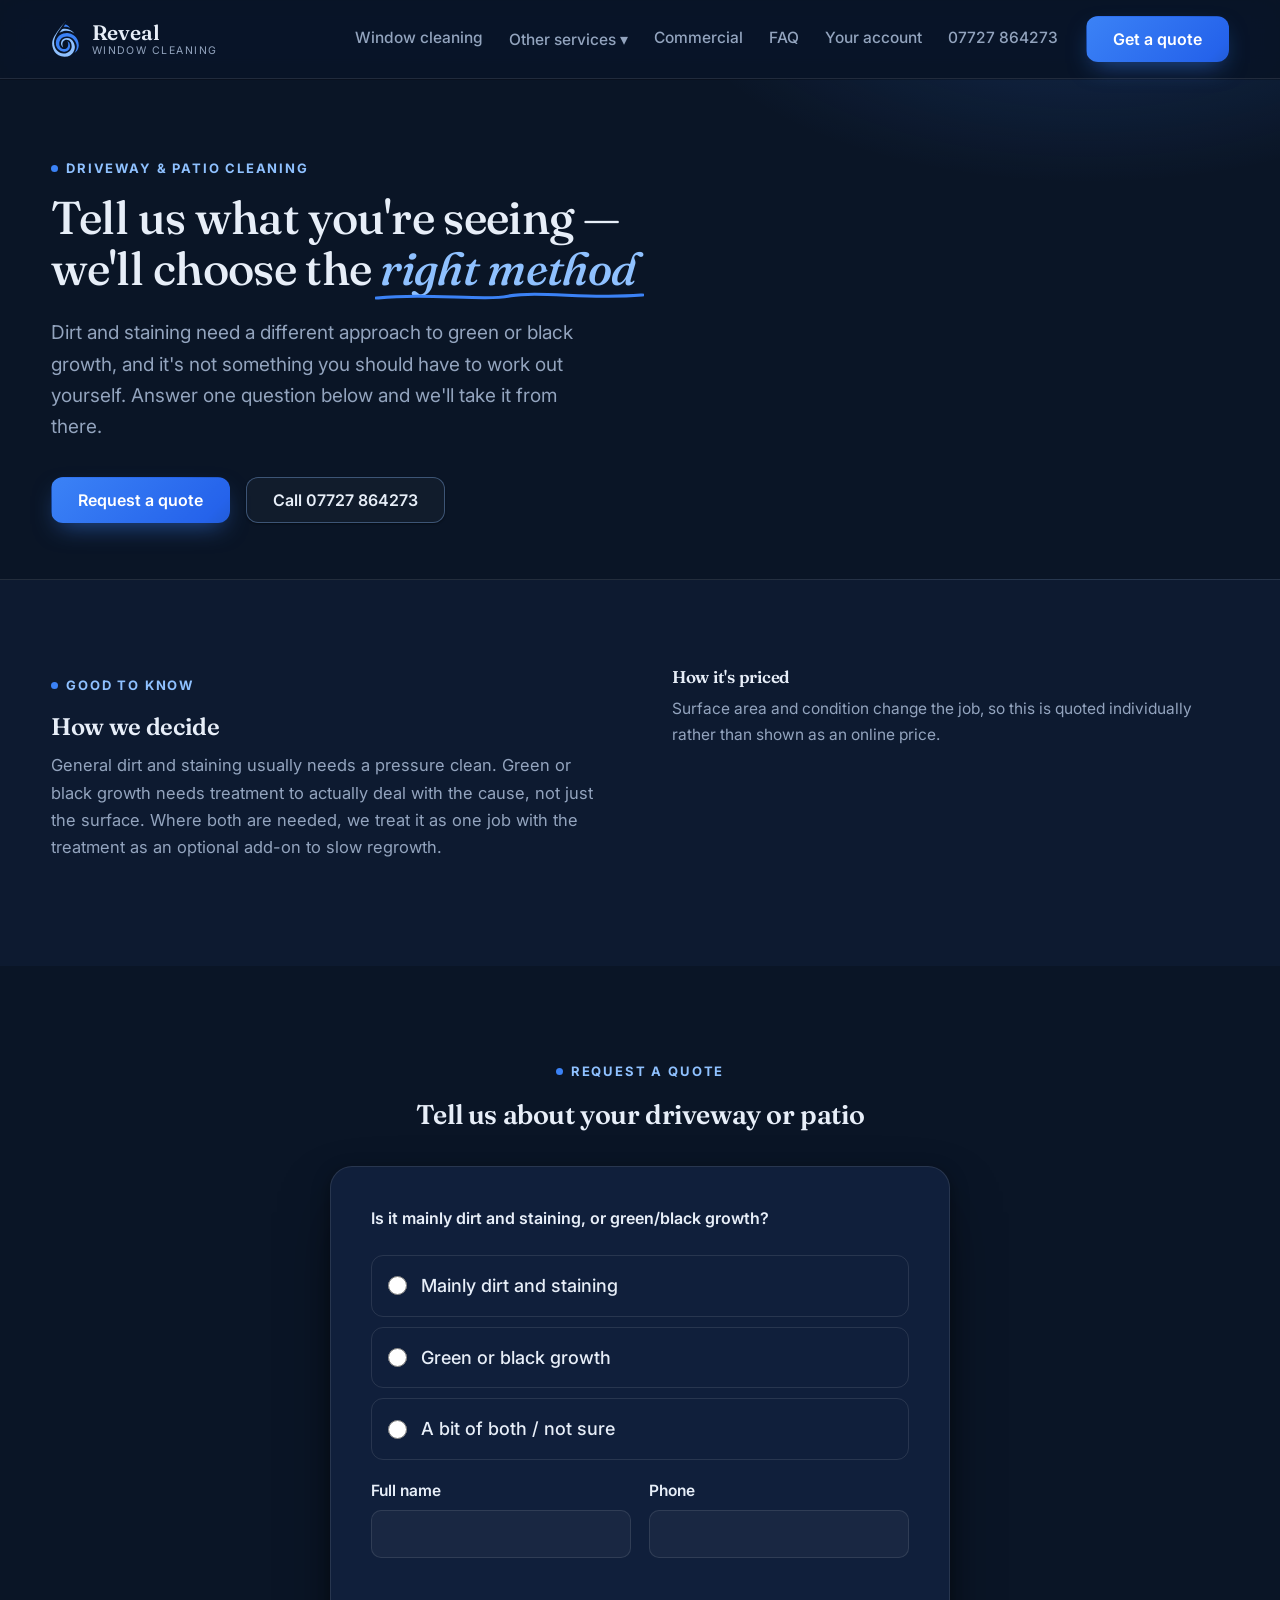
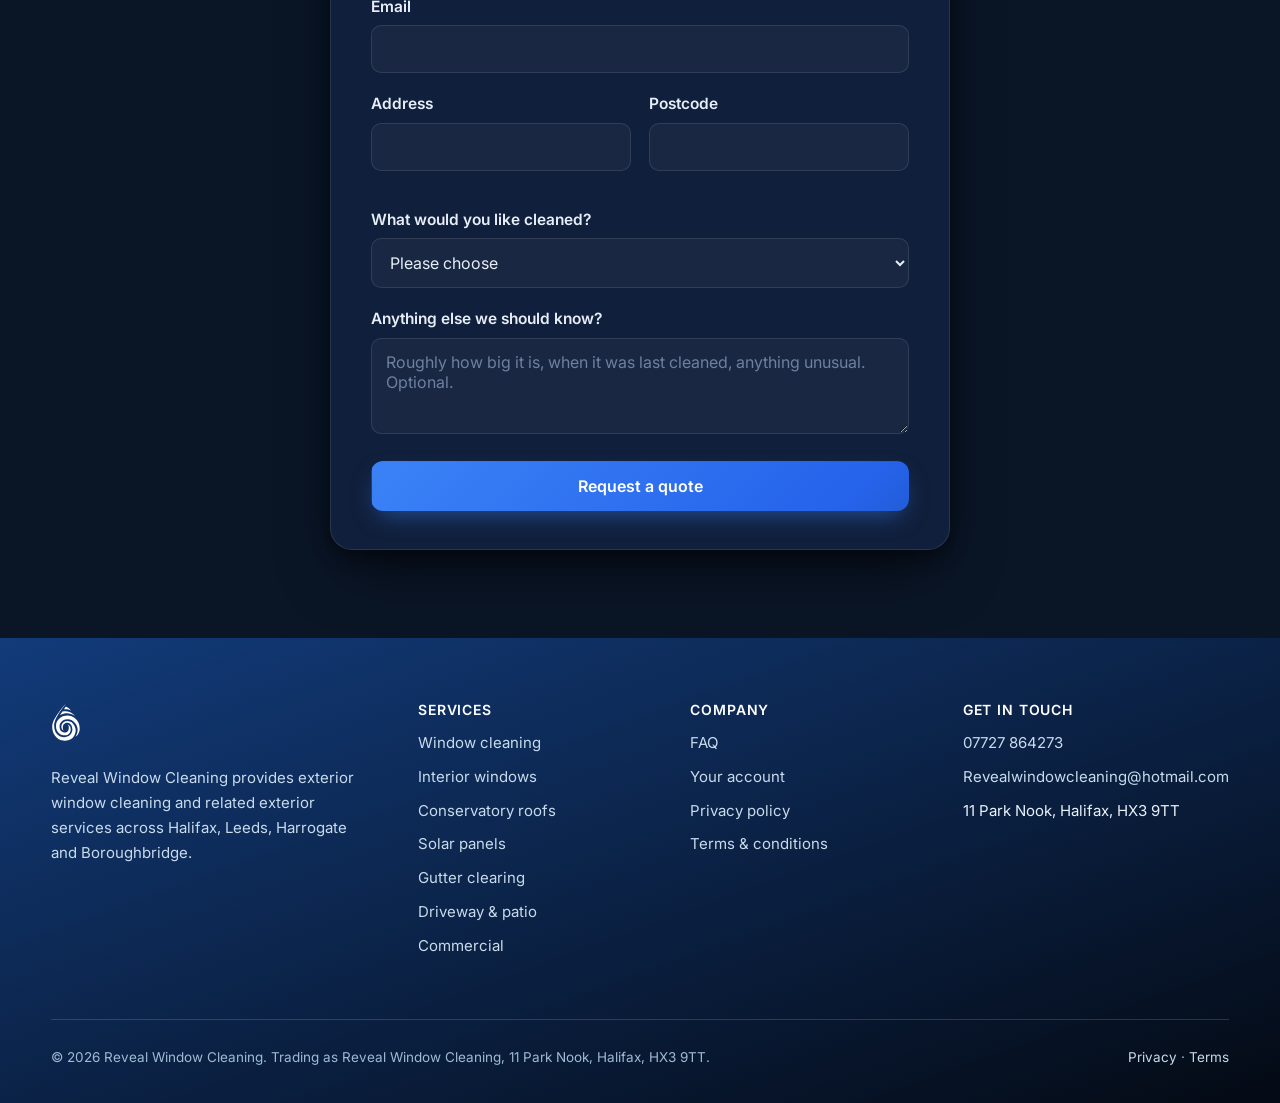
<file: services/driveway-patio.html>
<!DOCTYPE html>
<html lang="en-GB">
<head>
<meta charset="utf-8">
<meta name="viewport" content="width=device-width, initial-scale=1">
<title>Driveway &amp; Patio Cleaning — Reveal Window Cleaning</title>
<meta name="description" content="Driveway and patio cleaning across Halifax, Leeds, Harrogate and Boroughbridge. Tell us what you're seeing and we'll choose the right method. Request a quote.">
<link rel="icon" href="../assets/logo.svg" type="image/svg+xml">
<link rel="preconnect" href="https://fonts.googleapis.com">
<link rel="preconnect" href="https://fonts.gstatic.com" crossorigin>
<link href="https://fonts.googleapis.com/css2?family=Fraunces:opsz,wght@9..144,500;9..144,600&family=Inter:wght@400;500;600;700&display=swap" rel="stylesheet">
<link rel="stylesheet" href="../css/style.css">
</head>
<body>
<a class="skip-link" href="#main">Skip to content</a>

<header class="site">
  <div class="wrap bar">
    <a class="logo" href="../index.html">
      <img class="mark" src="../assets/logo.svg" alt="" width="38" height="47">
      <span class="lock"><b>Reveal</b><em>Window Cleaning</em></span>
    </a>
    <nav class="primary" aria-label="Primary">
      <a href="../index.html#quote" class="nav-hide">Window cleaning</a>
      <div class="dropdown nav-hide">
        <button type="button" aria-haspopup="true" aria-expanded="false">Other services ▾</button>
        <ul aria-label="Other services">
          <li><a href="conservatory-roof.html">Conservatory roof cleaning</a></li>
          <li><a href="solar-panels.html">Solar panel cleaning</a></li>
          <li><a href="gutter-clearing.html">Gutter clearing</a></li>
          <li><a href="driveway-patio.html" aria-current="page">Driveway &amp; patio cleaning</a></li>
          <li><a href="interior-windows.html">Interior windows</a></li>
        </ul>
      </div>
      <a href="../commercial.html" class="nav-hide">Commercial</a>
      <a href="../faq.html" class="nav-hide">FAQ</a>
      <a href="../account.html">Your account</a>
      <a href="tel:07727864273" class="tel-link">07727 864273</a>
    </nav>
    <a class="btn btn-primary header-cta" href="#quote-form">Get a quote</a>
  </div>
</header>

<main id="main">
  <section class="page-hero">
    <div class="wrap">
      <p class="eyebrow">Driveway &amp; patio cleaning</p>
      <h1>Tell us what you're seeing — we'll choose the <span class="ink-mark">right method</span></h1>
      <p class="lede">Dirt and staining need a different approach to green or black growth, and it's not something you should have to work out yourself. Answer one question below and we'll take it from there.</p>
      <div class="hero-cta">
        <a href="#quote-form" class="btn btn-primary">Request a quote</a>
        <a href="tel:07727864273" class="btn btn-outline">Call 07727 864273</a>
      </div>
    </div>
  </section>

  <section class="bg-stone">
    <div class="wrap two-col">
      <div>
        <p class="eyebrow">Good to know</p>
        <h2 style="font-size:24px">How we decide</h2>
        <p class="lede" style="font-size:16.5px;margin-top:12px">General dirt and staining usually needs a pressure clean. Green or black growth needs treatment to actually deal with the cause, not just the surface. Where both are needed, we treat it as one job with the treatment as an optional add-on to slow regrowth.</p>
      </div>
      <div>
        <h3 style="font-size:17px;margin-bottom:10px">How it's priced</h3>
        <p class="q-hint" style="font-size:15.5px">Surface area and condition change the job, so this is quoted individually rather than shown as an online price.</p>
      </div>
    </div>
  </section>

  <section id="quote-form">
    <div class="wrap">
      <div class="measure center" style="margin-bottom:36px">
        <p class="eyebrow center">Request a quote</p>
        <h2>Tell us about your driveway or patio</h2>
      </div>
      <div class="quote-shell" style="max-width:620px">
        <div class="q-step">
          <div class="result err form-errors" role="alert" tabindex="-1" hidden></div>
          <form class="quote-request-form" id="dpForm" data-confirm-id="dpConfirm" novalidate>

            <div class="field">
              <fieldset>
                <legend class="fld" style="margin-bottom:10px">Is it mainly dirt and staining, or green/black growth?</legend>
                <div class="radio-list" role="radiogroup">
                  <div class="radio-row"><label><input type="radio" name="condition" value="dirt-staining" required><span class="txt"><b>Mainly dirt and staining</b></span></label></div>
                  <div class="radio-row"><label><input type="radio" name="condition" value="green-black-growth"><span class="txt"><b>Green or black growth</b></span></label></div>
                  <div class="radio-row"><label><input type="radio" name="condition" value="both"><span class="txt"><b>A bit of both / not sure</b></span></label></div>
                </div>
              </fieldset>
            </div>

            <div class="form-grid">
              <div class="field">
                <label class="fld" for="dpName">Full name</label>
                <input type="text" id="dpName" name="name" autocomplete="name" required>
              </div>
              <div class="field">
                <label class="fld" for="dpPhone">Phone</label>
                <input type="tel" id="dpPhone" name="phone" autocomplete="tel" required>
              </div>
            </div>
            <div class="field">
              <label class="fld" for="dpEmail">Email</label>
              <input type="email" id="dpEmail" name="email" autocomplete="email" required>
            </div>
            <div class="form-grid">
              <div class="field">
                <label class="fld" for="dpAddress">Address</label>
                <input type="text" id="dpAddress" name="address" autocomplete="street-address" required>
              </div>
              <div class="field">
                <label class="fld" for="dpPostcode">Postcode</label>
                <input type="text" id="dpPostcode" name="postcode" autocomplete="postal-code" required>
              </div>
            </div>
            <div class="field">
              <label class="fld" for="dpArea">What would you like cleaned?</label>
              <select id="dpArea" name="area">
                <option value="">Please choose</option>
                <option>Driveway</option>
                <option>Patio</option>
                <option>Both</option>
                <option>Pathway / other</option>
              </select>
            </div>
            <div class="field">
              <label class="fld" for="dpNotes">Anything else we should know?</label>
              <textarea id="dpNotes" name="notes" placeholder="Roughly how big it is, when it was last cleaned, anything unusual. Optional."></textarea>
            </div>
            <button type="submit" class="btn btn-primary" style="width:100%;padding:16px">Request a quote</button>
          </form>
          <div class="confirm-panel" id="dpConfirm" hidden>
            <div class="tick-big">✓</div>
            <h3>Thank you</h3>
            <p class="measure center">We've got your enquiry and will be in touch to arrange a look and give you a price.</p>
          </div>
        </div>
      </div>
    </div>
  </section>
</main>

<footer class="site">
  <div class="wrap">
    <div class="foot-grid">
      <div>
        <img class="fmark" src="../assets/logo.svg" alt="" width="34" height="42">
        <p class="about">Reveal Window Cleaning provides exterior window cleaning and related exterior services across Halifax, Leeds, Harrogate and Boroughbridge.</p>
      </div>
      <div>
        <h4>Services</h4>
        <ul>
          <li><a href="../index.html#quote">Window cleaning</a></li>
          <li><a href="interior-windows.html">Interior windows</a></li>
          <li><a href="conservatory-roof.html">Conservatory roofs</a></li>
          <li><a href="solar-panels.html">Solar panels</a></li>
          <li><a href="gutter-clearing.html">Gutter clearing</a></li>
          <li><a href="driveway-patio.html">Driveway &amp; patio</a></li>
          <li><a href="../commercial.html">Commercial</a></li>
        </ul>
      </div>
      <div>
        <h4>Company</h4>
        <ul>
          <li><a href="../faq.html">FAQ</a></li>
          <li><a href="../account.html">Your account</a></li>
          <li><a href="../privacy.html">Privacy policy</a></li>
          <li><a href="../terms.html">Terms &amp; conditions</a></li>
        </ul>
      </div>
      <div>
        <h4>Get in touch</h4>
        <ul>
          <li><a href="tel:07727864273">07727 864273</a></li>
          <li><a href="mailto:Revealwindowcleaning@hotmail.com">Revealwindowcleaning@hotmail.com</a></li>
          <li>11 Park Nook, Halifax, HX3 9TT</li>
        </ul>
      </div>
    </div>
    <div class="foot-bottom">
      <span>© <span id="year"></span> Reveal Window Cleaning. Trading as Reveal Window Cleaning, 11 Park Nook, Halifax, HX3 9TT.</span>
      <span><a href="../privacy.html">Privacy</a> · <a href="../terms.html">Terms</a></span>
    </div>
  </div>
</footer>

<script>document.getElementById('year').textContent = new Date().getFullYear();</script>
<script src="../js/site-config.js"></script>
<script src="../js/quote-form.js"></script>
</body>
</html>
</file>
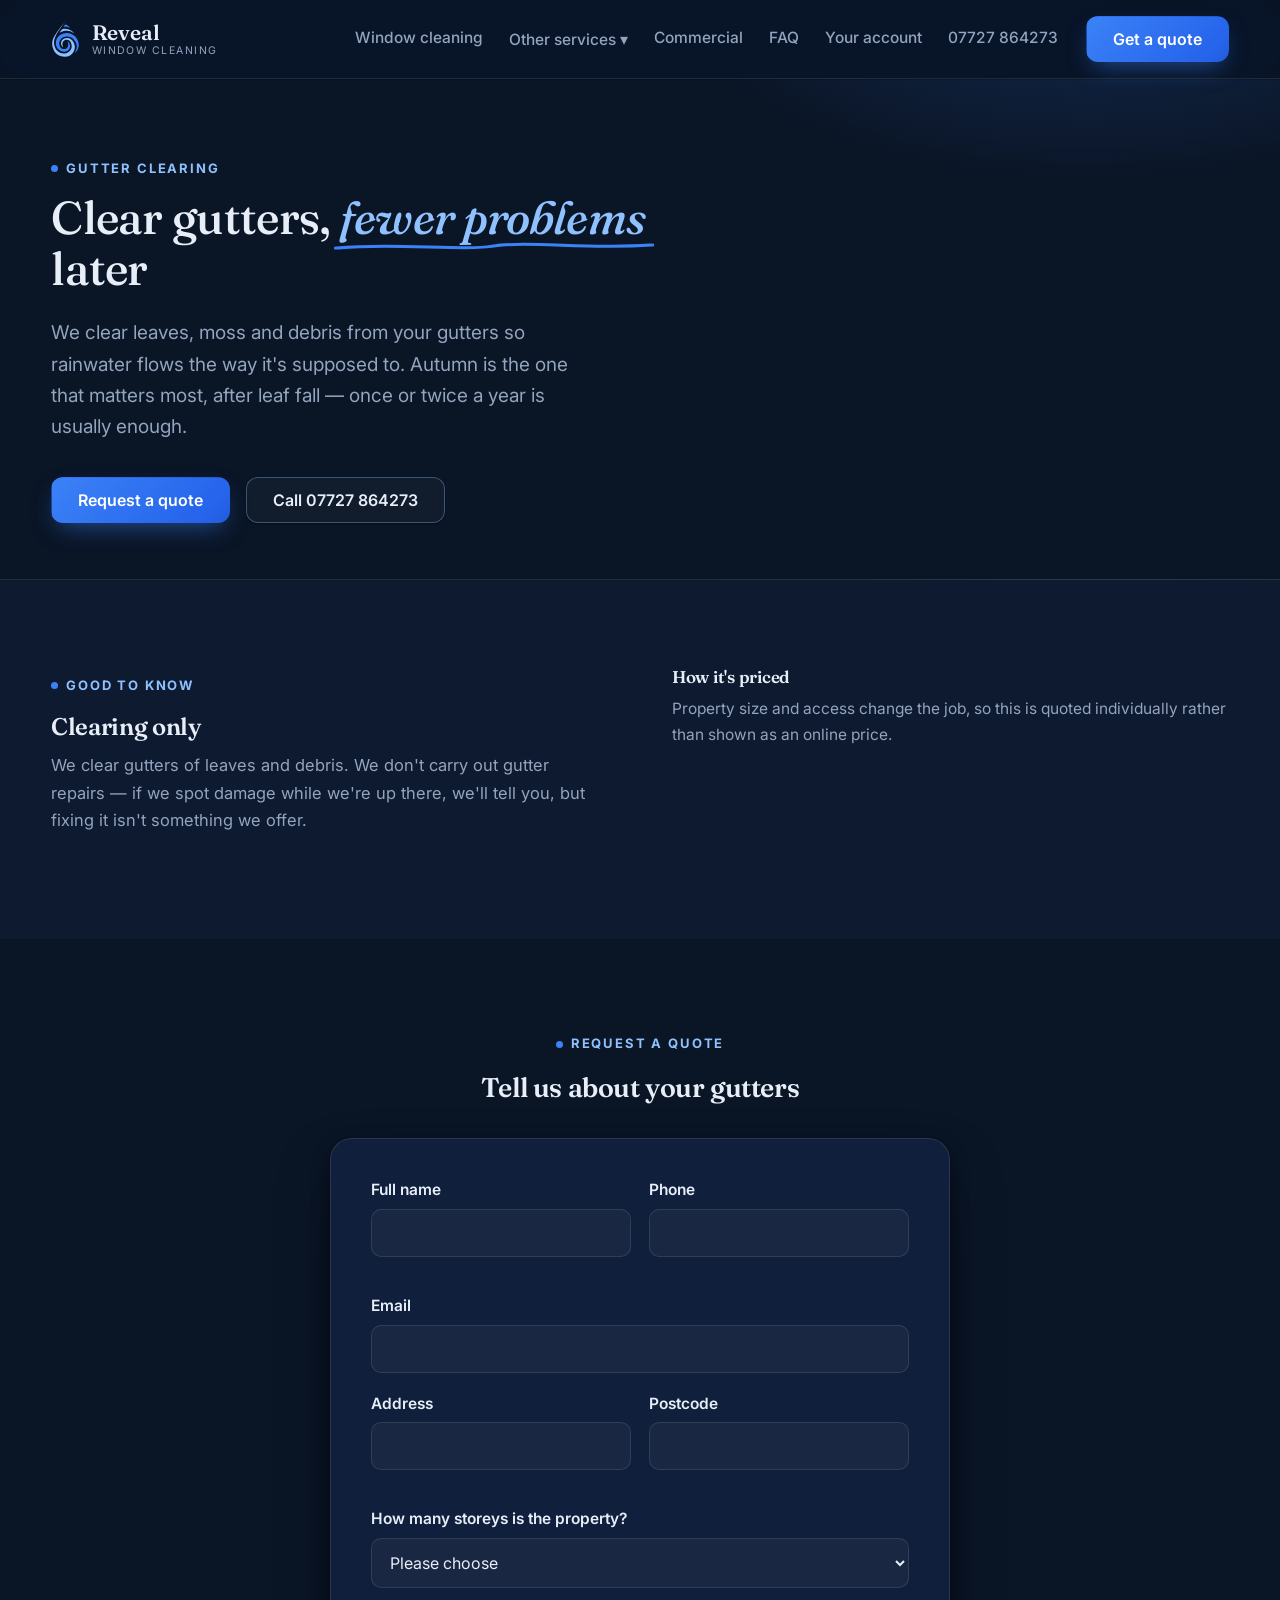
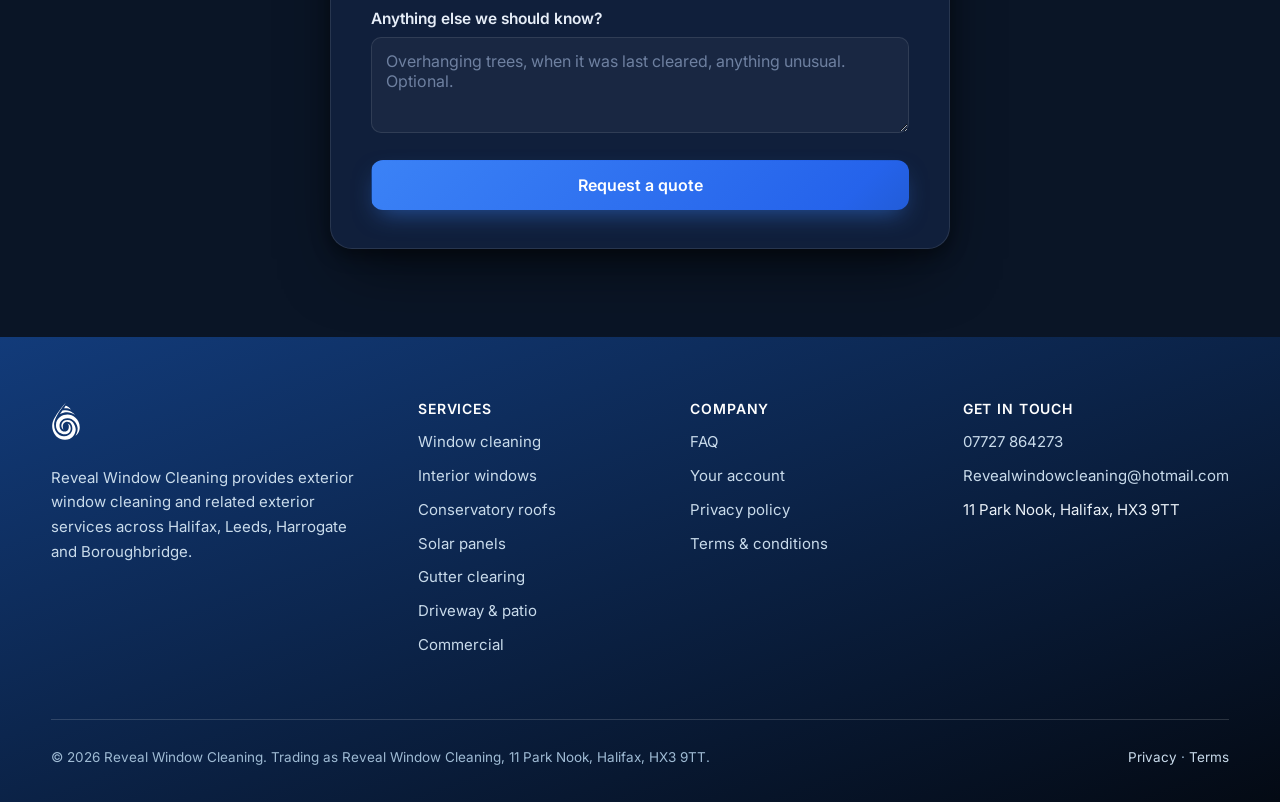
<file: services/gutter-clearing.html>
<!DOCTYPE html>
<html lang="en-GB">
<head>
<meta charset="utf-8">
<meta name="viewport" content="width=device-width, initial-scale=1">
<title>Gutter Clearing — Reveal Window Cleaning</title>
<meta name="description" content="Gutter clearing across Halifax, Leeds, Harrogate and Boroughbridge. Clearing only, not repairs. Best done once or twice a year, especially after leaf fall. Request a quote.">
<link rel="icon" href="../assets/logo.svg" type="image/svg+xml">
<link rel="preconnect" href="https://fonts.googleapis.com">
<link rel="preconnect" href="https://fonts.gstatic.com" crossorigin>
<link href="https://fonts.googleapis.com/css2?family=Fraunces:opsz,wght@9..144,500;9..144,600&family=Inter:wght@400;500;600;700&display=swap" rel="stylesheet">
<link rel="stylesheet" href="../css/style.css">
</head>
<body>
<a class="skip-link" href="#main">Skip to content</a>

<header class="site">
  <div class="wrap bar">
    <a class="logo" href="../index.html">
      <img class="mark" src="../assets/logo.svg" alt="" width="38" height="47">
      <span class="lock"><b>Reveal</b><em>Window Cleaning</em></span>
    </a>
    <nav class="primary" aria-label="Primary">
      <a href="../index.html#quote" class="nav-hide">Window cleaning</a>
      <div class="dropdown nav-hide">
        <button type="button" aria-haspopup="true" aria-expanded="false">Other services ▾</button>
        <ul aria-label="Other services">
          <li><a href="conservatory-roof.html">Conservatory roof cleaning</a></li>
          <li><a href="solar-panels.html">Solar panel cleaning</a></li>
          <li><a href="gutter-clearing.html" aria-current="page">Gutter clearing</a></li>
          <li><a href="driveway-patio.html">Driveway &amp; patio cleaning</a></li>
          <li><a href="interior-windows.html">Interior windows</a></li>
        </ul>
      </div>
      <a href="../commercial.html" class="nav-hide">Commercial</a>
      <a href="../faq.html" class="nav-hide">FAQ</a>
      <a href="../account.html">Your account</a>
      <a href="tel:07727864273" class="tel-link">07727 864273</a>
    </nav>
    <a class="btn btn-primary header-cta" href="#quote-form">Get a quote</a>
  </div>
</header>

<main id="main">
  <section class="page-hero">
    <div class="wrap">
      <p class="eyebrow">Gutter clearing</p>
      <h1>Clear gutters, <span class="ink-mark">fewer problems</span> later</h1>
      <p class="lede">We clear leaves, moss and debris from your gutters so rainwater flows the way it's supposed to. Autumn is the one that matters most, after leaf fall — once or twice a year is usually enough.</p>
      <div class="hero-cta">
        <a href="#quote-form" class="btn btn-primary">Request a quote</a>
        <a href="tel:07727864273" class="btn btn-outline">Call 07727 864273</a>
      </div>
    </div>
  </section>

  <section class="bg-stone">
    <div class="wrap two-col">
      <div>
        <p class="eyebrow">Good to know</p>
        <h2 style="font-size:24px">Clearing only</h2>
        <p class="lede" style="font-size:16.5px;margin-top:12px">We clear gutters of leaves and debris. We don't carry out gutter repairs — if we spot damage while we're up there, we'll tell you, but fixing it isn't something we offer.</p>
      </div>
      <div>
        <h3 style="font-size:17px;margin-bottom:10px">How it's priced</h3>
        <p class="q-hint" style="font-size:15.5px">Property size and access change the job, so this is quoted individually rather than shown as an online price.</p>
      </div>
    </div>
  </section>

  <section id="quote-form">
    <div class="wrap">
      <div class="measure center" style="margin-bottom:36px">
        <p class="eyebrow center">Request a quote</p>
        <h2>Tell us about your gutters</h2>
      </div>
      <div class="quote-shell" style="max-width:620px">
        <div class="q-step">
          <div class="result err form-errors" role="alert" tabindex="-1" hidden></div>
          <form class="quote-request-form" id="gcForm" data-confirm-id="gcConfirm" novalidate>
            <div class="form-grid">
              <div class="field">
                <label class="fld" for="gcName">Full name</label>
                <input type="text" id="gcName" name="name" autocomplete="name" required>
              </div>
              <div class="field">
                <label class="fld" for="gcPhone">Phone</label>
                <input type="tel" id="gcPhone" name="phone" autocomplete="tel" required>
              </div>
            </div>
            <div class="field">
              <label class="fld" for="gcEmail">Email</label>
              <input type="email" id="gcEmail" name="email" autocomplete="email" required>
            </div>
            <div class="form-grid">
              <div class="field">
                <label class="fld" for="gcAddress">Address</label>
                <input type="text" id="gcAddress" name="address" autocomplete="street-address" required>
              </div>
              <div class="field">
                <label class="fld" for="gcPostcode">Postcode</label>
                <input type="text" id="gcPostcode" name="postcode" autocomplete="postal-code" required>
              </div>
            </div>
            <div class="field">
              <label class="fld" for="gcStoreys">How many storeys is the property?</label>
              <select id="gcStoreys" name="storeys">
                <option value="">Please choose</option>
                <option>1 (bungalow)</option>
                <option>2</option>
                <option>3 or more</option>
              </select>
            </div>
            <div class="field">
              <label class="fld" for="gcNotes">Anything else we should know?</label>
              <textarea id="gcNotes" name="notes" placeholder="Overhanging trees, when it was last cleared, anything unusual. Optional."></textarea>
            </div>
            <button type="submit" class="btn btn-primary" style="width:100%;padding:16px">Request a quote</button>
          </form>
          <div class="confirm-panel" id="gcConfirm" hidden>
            <div class="tick-big">✓</div>
            <h3>Thank you</h3>
            <p class="measure center">We've got your enquiry and will be in touch to arrange a look and give you a price.</p>
          </div>
        </div>
      </div>
    </div>
  </section>
</main>

<footer class="site">
  <div class="wrap">
    <div class="foot-grid">
      <div>
        <img class="fmark" src="../assets/logo.svg" alt="" width="34" height="42">
        <p class="about">Reveal Window Cleaning provides exterior window cleaning and related exterior services across Halifax, Leeds, Harrogate and Boroughbridge.</p>
      </div>
      <div>
        <h4>Services</h4>
        <ul>
          <li><a href="../index.html#quote">Window cleaning</a></li>
          <li><a href="interior-windows.html">Interior windows</a></li>
          <li><a href="conservatory-roof.html">Conservatory roofs</a></li>
          <li><a href="solar-panels.html">Solar panels</a></li>
          <li><a href="gutter-clearing.html">Gutter clearing</a></li>
          <li><a href="driveway-patio.html">Driveway &amp; patio</a></li>
          <li><a href="../commercial.html">Commercial</a></li>
        </ul>
      </div>
      <div>
        <h4>Company</h4>
        <ul>
          <li><a href="../faq.html">FAQ</a></li>
          <li><a href="../account.html">Your account</a></li>
          <li><a href="../privacy.html">Privacy policy</a></li>
          <li><a href="../terms.html">Terms &amp; conditions</a></li>
        </ul>
      </div>
      <div>
        <h4>Get in touch</h4>
        <ul>
          <li><a href="tel:07727864273">07727 864273</a></li>
          <li><a href="mailto:Revealwindowcleaning@hotmail.com">Revealwindowcleaning@hotmail.com</a></li>
          <li>11 Park Nook, Halifax, HX3 9TT</li>
        </ul>
      </div>
    </div>
    <div class="foot-bottom">
      <span>© <span id="year"></span> Reveal Window Cleaning. Trading as Reveal Window Cleaning, 11 Park Nook, Halifax, HX3 9TT.</span>
      <span><a href="../privacy.html">Privacy</a> · <a href="../terms.html">Terms</a></span>
    </div>
  </div>
</footer>

<script>document.getElementById('year').textContent = new Date().getFullYear();</script>
<script src="../js/site-config.js"></script>
<script src="../js/quote-form.js"></script>
</body>
</html>
</file>
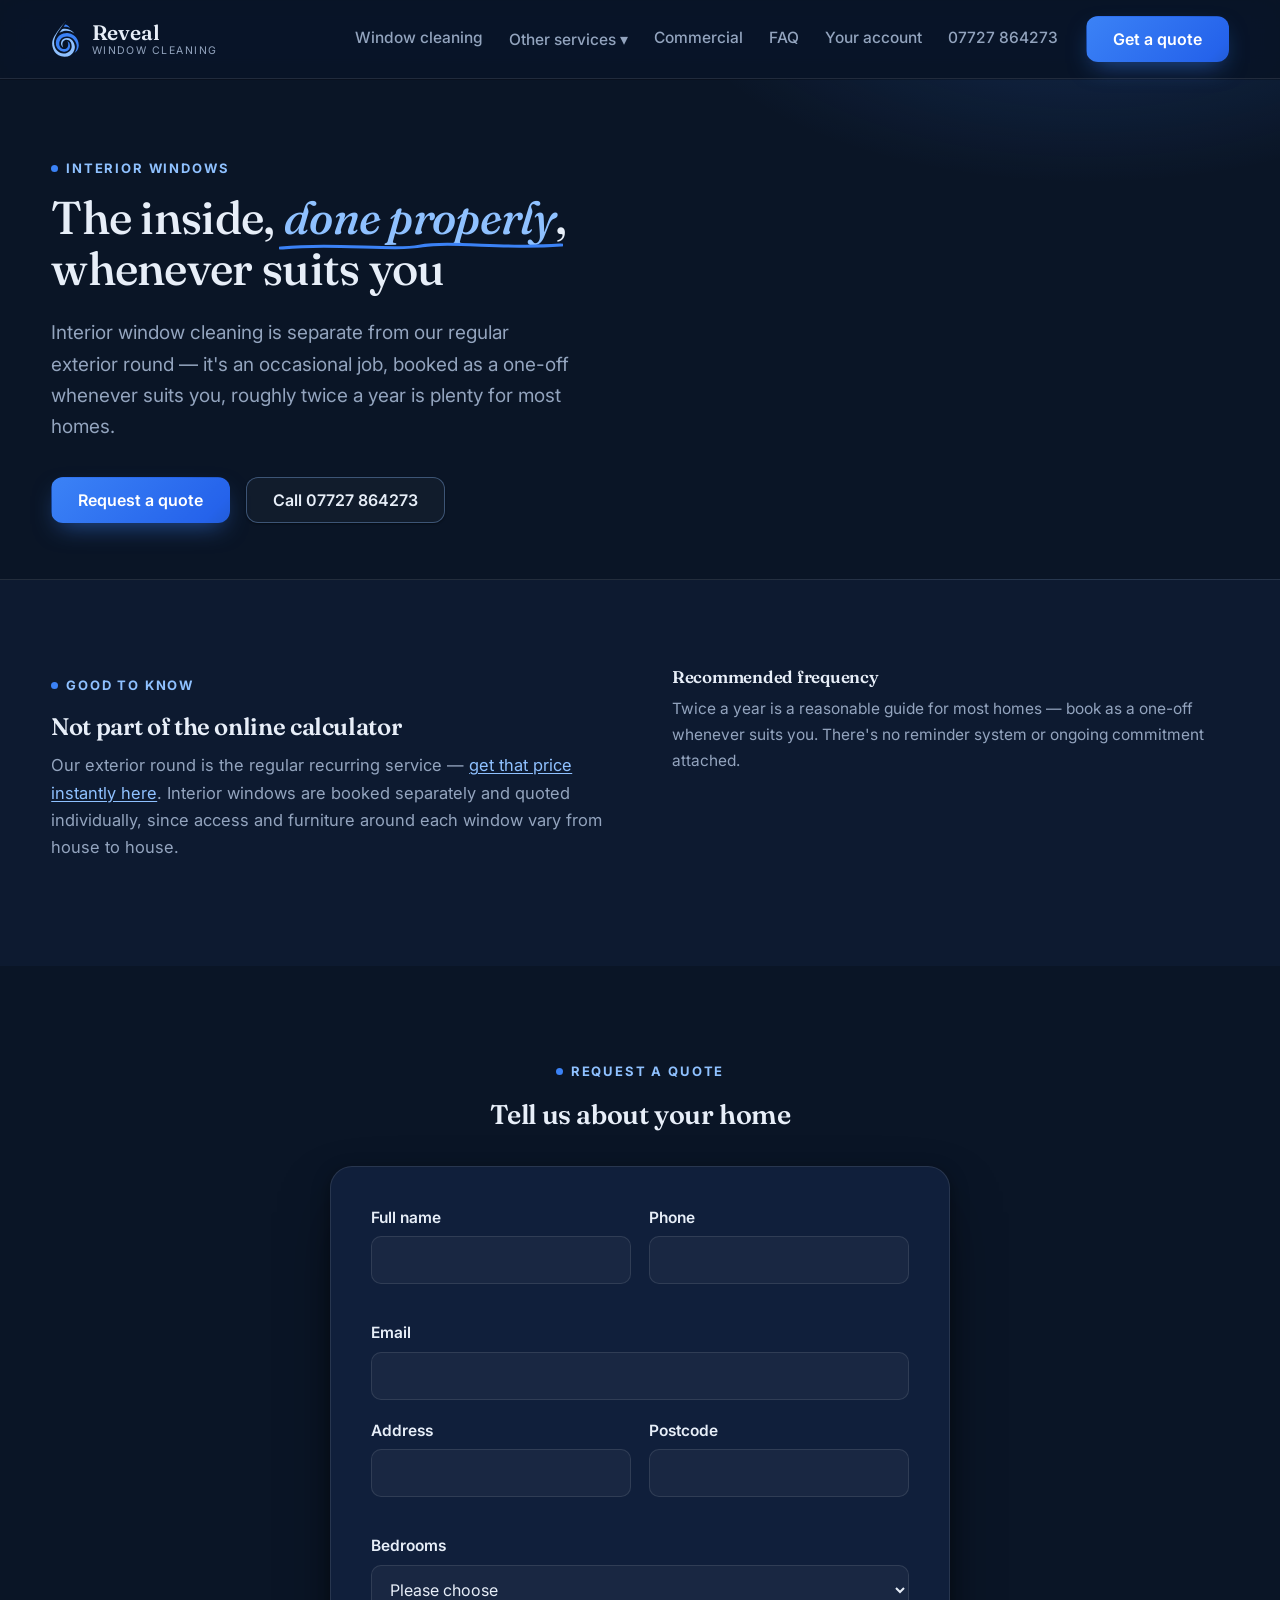
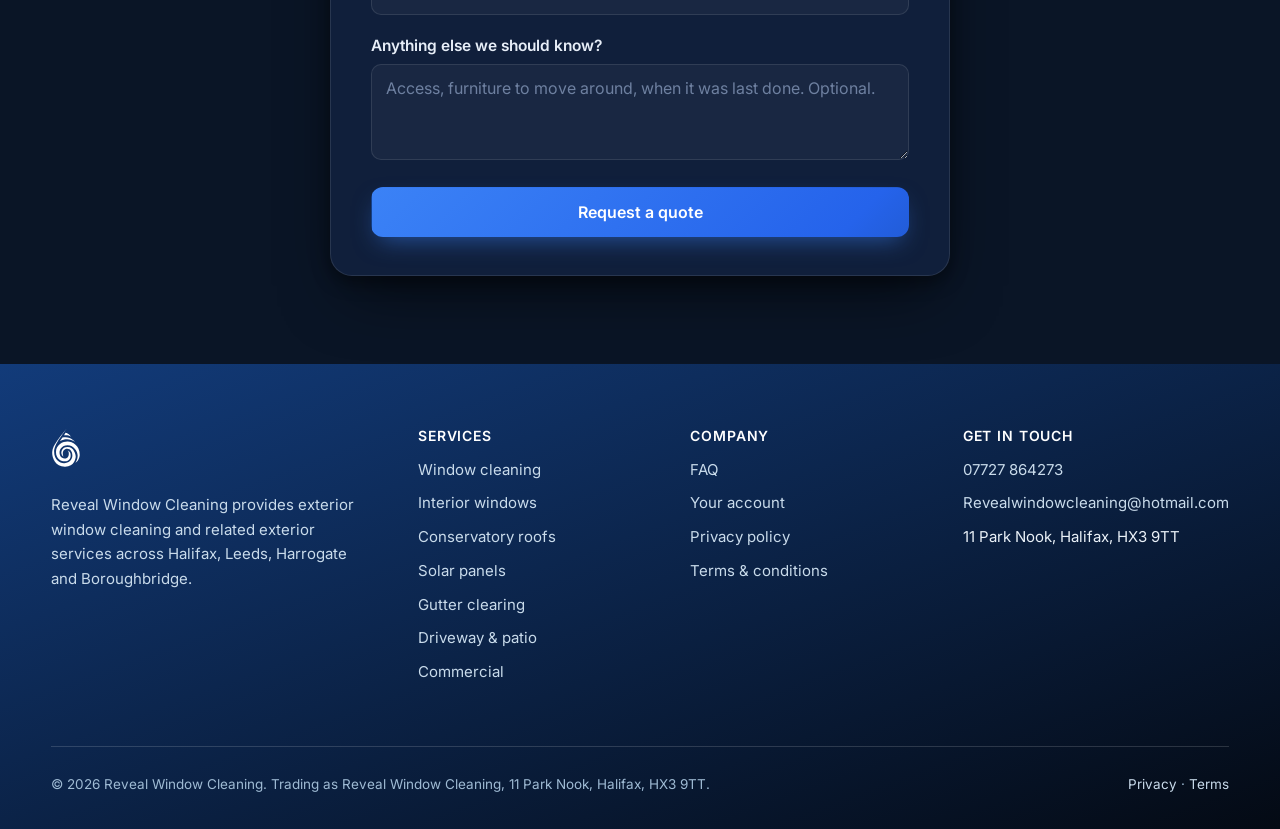
<file: services/interior-windows.html>
<!DOCTYPE html>
<html lang="en-GB">
<head>
<meta charset="utf-8">
<meta name="viewport" content="width=device-width, initial-scale=1">
<title>Interior Window Cleaning — Reveal Window Cleaning</title>
<meta name="description" content="Interior window cleaning across Halifax, Leeds, Harrogate and Boroughbridge. An occasional one-off job, booked whenever suits you. Request a quote.">
<link rel="icon" href="../assets/logo.svg" type="image/svg+xml">
<link rel="preconnect" href="https://fonts.googleapis.com">
<link rel="preconnect" href="https://fonts.gstatic.com" crossorigin>
<link href="https://fonts.googleapis.com/css2?family=Fraunces:opsz,wght@9..144,500;9..144,600&family=Inter:wght@400;500;600;700&display=swap" rel="stylesheet">
<link rel="stylesheet" href="../css/style.css">
</head>
<body>
<a class="skip-link" href="#main">Skip to content</a>

<header class="site">
  <div class="wrap bar">
    <a class="logo" href="../index.html">
      <img class="mark" src="../assets/logo.svg" alt="" width="38" height="47">
      <span class="lock"><b>Reveal</b><em>Window Cleaning</em></span>
    </a>
    <nav class="primary" aria-label="Primary">
      <a href="../index.html#quote" class="nav-hide">Window cleaning</a>
      <div class="dropdown nav-hide">
        <button type="button" aria-haspopup="true" aria-expanded="false">Other services ▾</button>
        <ul aria-label="Other services">
          <li><a href="conservatory-roof.html">Conservatory roof cleaning</a></li>
          <li><a href="solar-panels.html">Solar panel cleaning</a></li>
          <li><a href="gutter-clearing.html">Gutter clearing</a></li>
          <li><a href="driveway-patio.html">Driveway &amp; patio cleaning</a></li>
          <li><a href="interior-windows.html" aria-current="page">Interior windows</a></li>
        </ul>
      </div>
      <a href="../commercial.html" class="nav-hide">Commercial</a>
      <a href="../faq.html" class="nav-hide">FAQ</a>
      <a href="../account.html">Your account</a>
      <a href="tel:07727864273" class="tel-link">07727 864273</a>
    </nav>
    <a class="btn btn-primary header-cta" href="#quote-form">Get a quote</a>
  </div>
</header>

<main id="main">
  <section class="page-hero">
    <div class="wrap">
      <p class="eyebrow">Interior windows</p>
      <h1>The inside, <span class="ink-mark">done properly</span>, whenever suits you</h1>
      <p class="lede">Interior window cleaning is separate from our regular exterior round — it's an occasional job, booked as a one-off whenever suits you, roughly twice a year is plenty for most homes.</p>
      <div class="hero-cta">
        <a href="#quote-form" class="btn btn-primary">Request a quote</a>
        <a href="tel:07727864273" class="btn btn-outline">Call 07727 864273</a>
      </div>
    </div>
  </section>

  <section class="bg-stone">
    <div class="wrap two-col">
      <div>
        <p class="eyebrow">Good to know</p>
        <h2 style="font-size:24px">Not part of the online calculator</h2>
        <p class="lede" style="font-size:16.5px;margin-top:12px">Our exterior round is the regular recurring service — <a href="../index.html#quote">get that price instantly here</a>. Interior windows are booked separately and quoted individually, since access and furniture around each window vary from house to house.</p>
      </div>
      <div>
        <h3 style="font-size:17px;margin-bottom:10px">Recommended frequency</h3>
        <p class="q-hint" style="font-size:15.5px">Twice a year is a reasonable guide for most homes — book as a one-off whenever suits you. There's no reminder system or ongoing commitment attached.</p>
      </div>
    </div>
  </section>

  <section id="quote-form">
    <div class="wrap">
      <div class="measure center" style="margin-bottom:36px">
        <p class="eyebrow center">Request a quote</p>
        <h2>Tell us about your home</h2>
      </div>
      <div class="quote-shell" style="max-width:620px">
        <div class="q-step">
          <div class="result err form-errors" role="alert" tabindex="-1" hidden></div>
          <form class="quote-request-form" id="iwForm" data-confirm-id="iwConfirm" novalidate>
            <div class="form-grid">
              <div class="field">
                <label class="fld" for="iwName">Full name</label>
                <input type="text" id="iwName" name="name" autocomplete="name" required>
              </div>
              <div class="field">
                <label class="fld" for="iwPhone">Phone</label>
                <input type="tel" id="iwPhone" name="phone" autocomplete="tel" required>
              </div>
            </div>
            <div class="field">
              <label class="fld" for="iwEmail">Email</label>
              <input type="email" id="iwEmail" name="email" autocomplete="email" required>
            </div>
            <div class="form-grid">
              <div class="field">
                <label class="fld" for="iwAddress">Address</label>
                <input type="text" id="iwAddress" name="address" autocomplete="street-address" required>
              </div>
              <div class="field">
                <label class="fld" for="iwPostcode">Postcode</label>
                <input type="text" id="iwPostcode" name="postcode" autocomplete="postal-code" required>
              </div>
            </div>
            <div class="field">
              <label class="fld" for="iwBedrooms">Bedrooms</label>
              <select id="iwBedrooms" name="bedrooms">
                <option value="">Please choose</option>
                <option>2</option>
                <option>3</option>
                <option>4</option>
                <option>5+</option>
              </select>
            </div>
            <div class="field">
              <label class="fld" for="iwNotes">Anything else we should know?</label>
              <textarea id="iwNotes" name="notes" placeholder="Access, furniture to move around, when it was last done. Optional."></textarea>
            </div>
            <button type="submit" class="btn btn-primary" style="width:100%;padding:16px">Request a quote</button>
          </form>
          <div class="confirm-panel" id="iwConfirm" hidden>
            <div class="tick-big">✓</div>
            <h3>Thank you</h3>
            <p class="measure center">We've got your enquiry and will be in touch to arrange a time and give you a price.</p>
          </div>
        </div>
      </div>
    </div>
  </section>
</main>

<footer class="site">
  <div class="wrap">
    <div class="foot-grid">
      <div>
        <img class="fmark" src="../assets/logo.svg" alt="" width="34" height="42">
        <p class="about">Reveal Window Cleaning provides exterior window cleaning and related exterior services across Halifax, Leeds, Harrogate and Boroughbridge.</p>
      </div>
      <div>
        <h4>Services</h4>
        <ul>
          <li><a href="../index.html#quote">Window cleaning</a></li>
          <li><a href="interior-windows.html">Interior windows</a></li>
          <li><a href="conservatory-roof.html">Conservatory roofs</a></li>
          <li><a href="solar-panels.html">Solar panels</a></li>
          <li><a href="gutter-clearing.html">Gutter clearing</a></li>
          <li><a href="driveway-patio.html">Driveway &amp; patio</a></li>
          <li><a href="../commercial.html">Commercial</a></li>
        </ul>
      </div>
      <div>
        <h4>Company</h4>
        <ul>
          <li><a href="../faq.html">FAQ</a></li>
          <li><a href="../account.html">Your account</a></li>
          <li><a href="../privacy.html">Privacy policy</a></li>
          <li><a href="../terms.html">Terms &amp; conditions</a></li>
        </ul>
      </div>
      <div>
        <h4>Get in touch</h4>
        <ul>
          <li><a href="tel:07727864273">07727 864273</a></li>
          <li><a href="mailto:Revealwindowcleaning@hotmail.com">Revealwindowcleaning@hotmail.com</a></li>
          <li>11 Park Nook, Halifax, HX3 9TT</li>
        </ul>
      </div>
    </div>
    <div class="foot-bottom">
      <span>© <span id="year"></span> Reveal Window Cleaning. Trading as Reveal Window Cleaning, 11 Park Nook, Halifax, HX3 9TT.</span>
      <span><a href="../privacy.html">Privacy</a> · <a href="../terms.html">Terms</a></span>
    </div>
  </div>
</footer>

<script>document.getElementById('year').textContent = new Date().getFullYear();</script>
<script src="../js/site-config.js"></script>
<script src="../js/quote-form.js"></script>
</body>
</html>
</file>
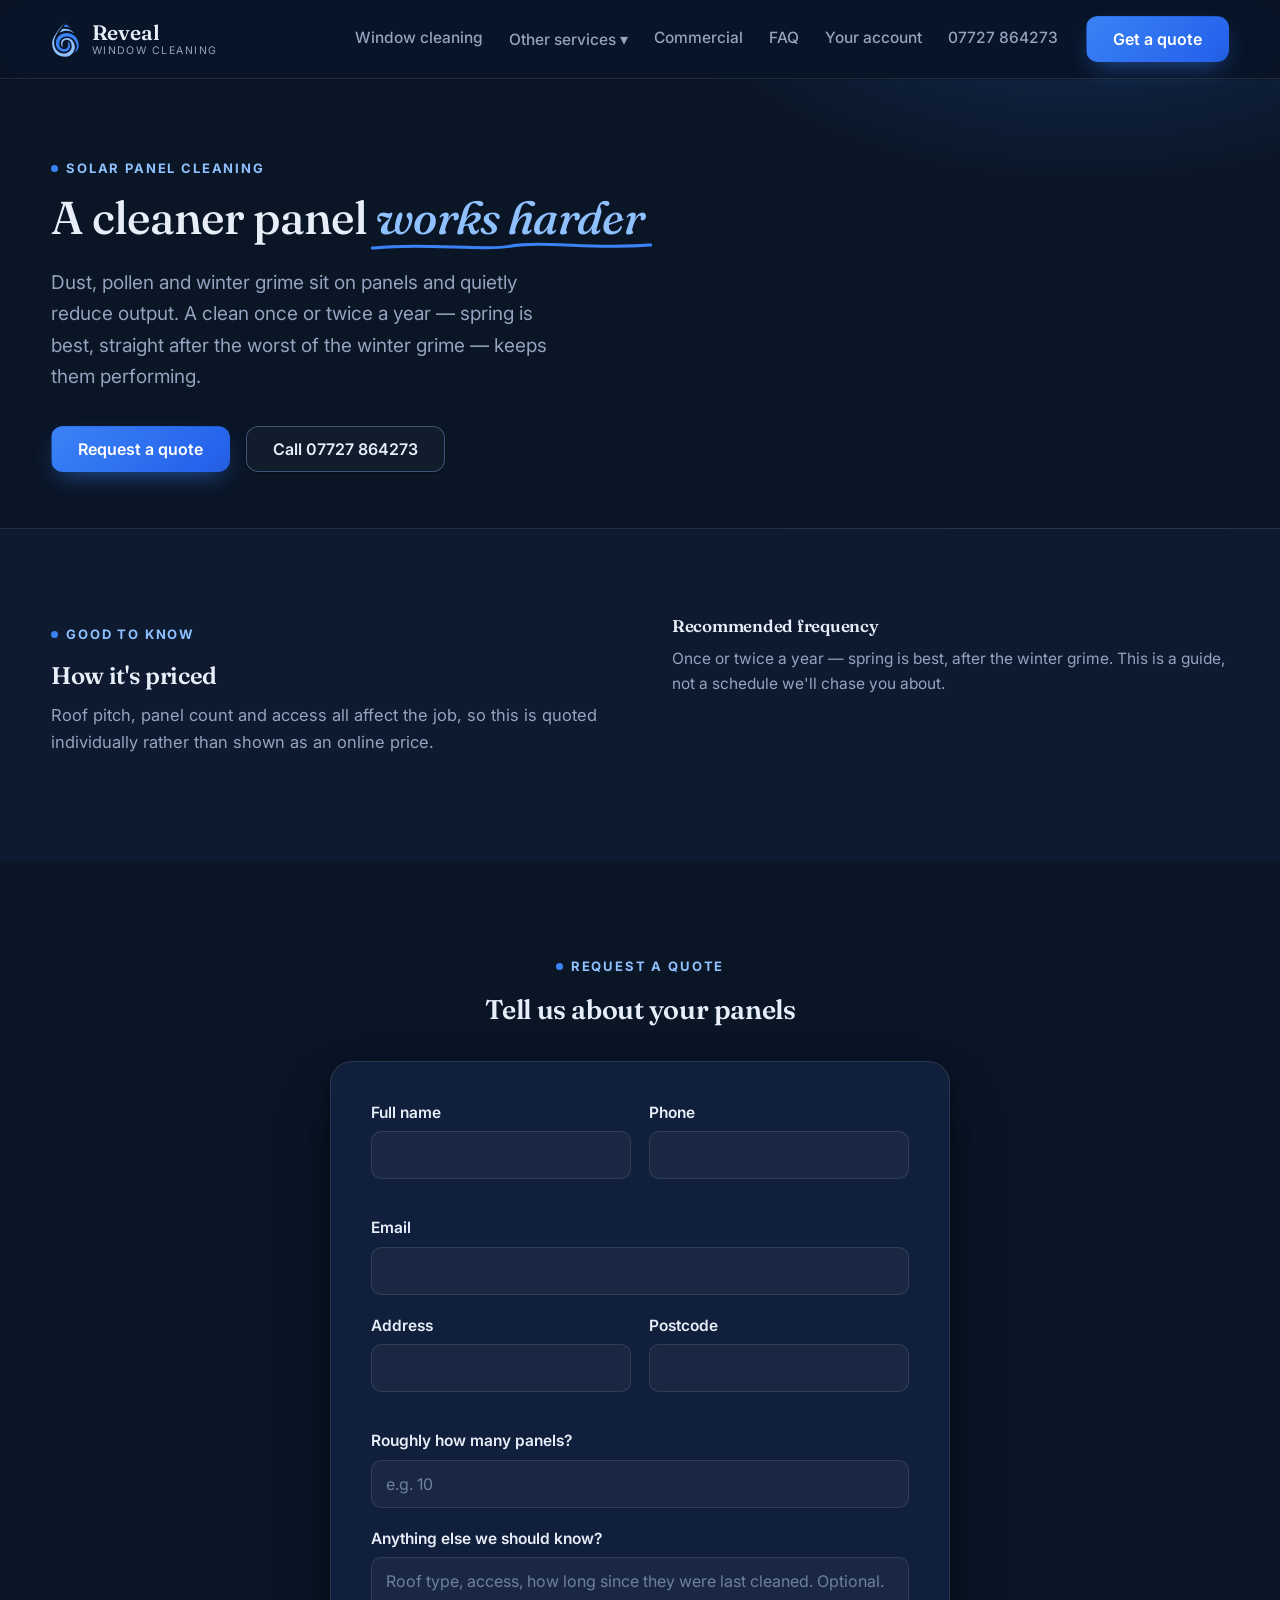
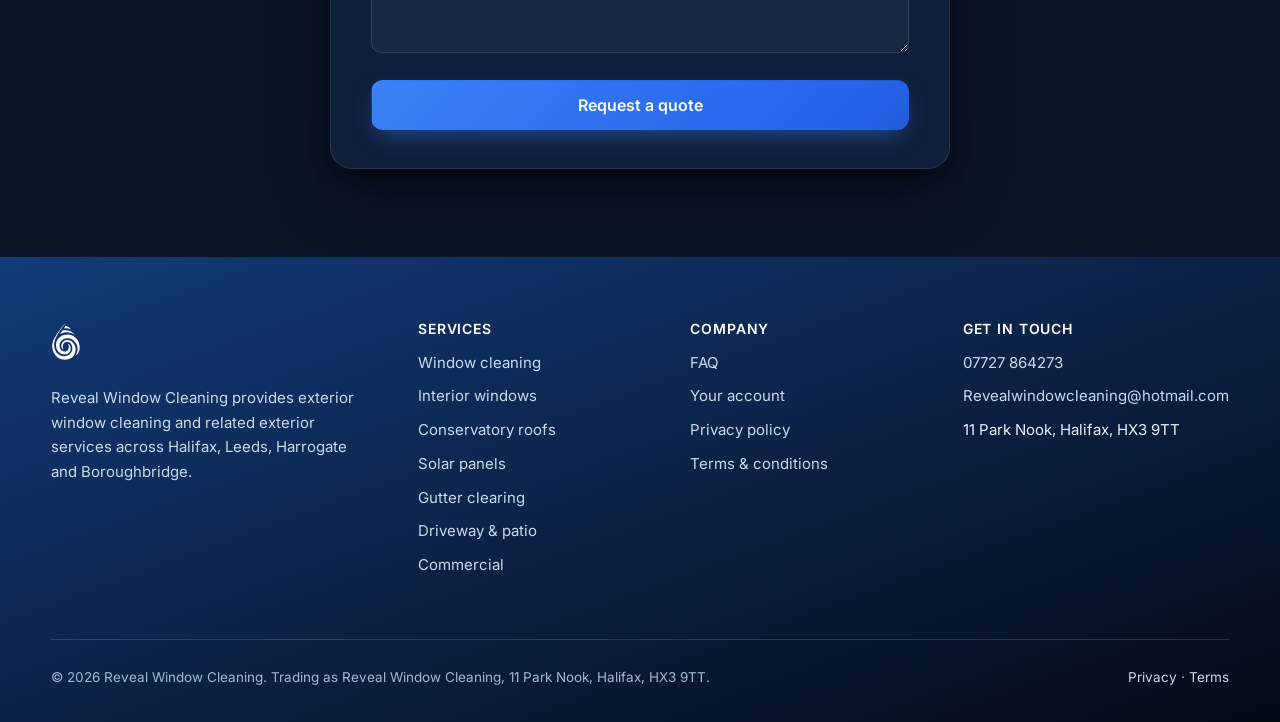
<file: services/solar-panels.html>
<!DOCTYPE html>
<html lang="en-GB">
<head>
<meta charset="utf-8">
<meta name="viewport" content="width=device-width, initial-scale=1">
<title>Solar Panel Cleaning — Reveal Window Cleaning</title>
<meta name="description" content="Solar panel cleaning across Halifax, Leeds, Harrogate and Boroughbridge. A clean once or twice a year, ideally after winter grime, helps panels perform. Request a quote.">
<link rel="icon" href="../assets/logo.svg" type="image/svg+xml">
<link rel="preconnect" href="https://fonts.googleapis.com">
<link rel="preconnect" href="https://fonts.gstatic.com" crossorigin>
<link href="https://fonts.googleapis.com/css2?family=Fraunces:opsz,wght@9..144,500;9..144,600&family=Inter:wght@400;500;600;700&display=swap" rel="stylesheet">
<link rel="stylesheet" href="../css/style.css">
</head>
<body>
<a class="skip-link" href="#main">Skip to content</a>

<header class="site">
  <div class="wrap bar">
    <a class="logo" href="../index.html">
      <img class="mark" src="../assets/logo.svg" alt="" width="38" height="47">
      <span class="lock"><b>Reveal</b><em>Window Cleaning</em></span>
    </a>
    <nav class="primary" aria-label="Primary">
      <a href="../index.html#quote" class="nav-hide">Window cleaning</a>
      <div class="dropdown nav-hide">
        <button type="button" aria-haspopup="true" aria-expanded="false">Other services ▾</button>
        <ul aria-label="Other services">
          <li><a href="conservatory-roof.html">Conservatory roof cleaning</a></li>
          <li><a href="solar-panels.html" aria-current="page">Solar panel cleaning</a></li>
          <li><a href="gutter-clearing.html">Gutter clearing</a></li>
          <li><a href="driveway-patio.html">Driveway &amp; patio cleaning</a></li>
          <li><a href="interior-windows.html">Interior windows</a></li>
        </ul>
      </div>
      <a href="../commercial.html" class="nav-hide">Commercial</a>
      <a href="../faq.html" class="nav-hide">FAQ</a>
      <a href="../account.html">Your account</a>
      <a href="tel:07727864273" class="tel-link">07727 864273</a>
    </nav>
    <a class="btn btn-primary header-cta" href="#quote-form">Get a quote</a>
  </div>
</header>

<main id="main">
  <section class="page-hero">
    <div class="wrap">
      <p class="eyebrow">Solar panel cleaning</p>
      <h1>A cleaner panel <span class="ink-mark">works harder</span></h1>
      <p class="lede">Dust, pollen and winter grime sit on panels and quietly reduce output. A clean once or twice a year — spring is best, straight after the worst of the winter grime — keeps them performing.</p>
      <div class="hero-cta">
        <a href="#quote-form" class="btn btn-primary">Request a quote</a>
        <a href="tel:07727864273" class="btn btn-outline">Call 07727 864273</a>
      </div>
    </div>
  </section>

  <section class="bg-stone">
    <div class="wrap two-col">
      <div>
        <p class="eyebrow">Good to know</p>
        <h2 style="font-size:24px">How it's priced</h2>
        <p class="lede" style="font-size:16.5px;margin-top:12px">Roof pitch, panel count and access all affect the job, so this is quoted individually rather than shown as an online price.</p>
      </div>
      <div>
        <h3 style="font-size:17px;margin-bottom:10px">Recommended frequency</h3>
        <p class="q-hint" style="font-size:15.5px">Once or twice a year — spring is best, after the winter grime. This is a guide, not a schedule we'll chase you about.</p>
      </div>
    </div>
  </section>

  <section id="quote-form">
    <div class="wrap">
      <div class="measure center" style="margin-bottom:36px">
        <p class="eyebrow center">Request a quote</p>
        <h2>Tell us about your panels</h2>
      </div>
      <div class="quote-shell" style="max-width:620px">
        <div class="q-step">
          <div class="result err form-errors" role="alert" tabindex="-1" hidden></div>
          <form class="quote-request-form" id="spForm" data-confirm-id="spConfirm" novalidate>
            <div class="form-grid">
              <div class="field">
                <label class="fld" for="spName">Full name</label>
                <input type="text" id="spName" name="name" autocomplete="name" required>
              </div>
              <div class="field">
                <label class="fld" for="spPhone">Phone</label>
                <input type="tel" id="spPhone" name="phone" autocomplete="tel" required>
              </div>
            </div>
            <div class="field">
              <label class="fld" for="spEmail">Email</label>
              <input type="email" id="spEmail" name="email" autocomplete="email" required>
            </div>
            <div class="form-grid">
              <div class="field">
                <label class="fld" for="spAddress">Address</label>
                <input type="text" id="spAddress" name="address" autocomplete="street-address" required>
              </div>
              <div class="field">
                <label class="fld" for="spPostcode">Postcode</label>
                <input type="text" id="spPostcode" name="postcode" autocomplete="postal-code" required>
              </div>
            </div>
            <div class="field">
              <label class="fld" for="spPanels">Roughly how many panels?</label>
              <input type="text" id="spPanels" name="panel_count" inputmode="numeric" placeholder="e.g. 10">
            </div>
            <div class="field">
              <label class="fld" for="spNotes">Anything else we should know?</label>
              <textarea id="spNotes" name="notes" placeholder="Roof type, access, how long since they were last cleaned. Optional."></textarea>
            </div>
            <button type="submit" class="btn btn-primary" style="width:100%;padding:16px">Request a quote</button>
          </form>
          <div class="confirm-panel" id="spConfirm" hidden>
            <div class="tick-big">✓</div>
            <h3>Thank you</h3>
            <p class="measure center">We've got your enquiry and will be in touch to arrange a look and give you a price.</p>
          </div>
        </div>
      </div>
    </div>
  </section>
</main>

<footer class="site">
  <div class="wrap">
    <div class="foot-grid">
      <div>
        <img class="fmark" src="../assets/logo.svg" alt="" width="34" height="42">
        <p class="about">Reveal Window Cleaning provides exterior window cleaning and related exterior services across Halifax, Leeds, Harrogate and Boroughbridge.</p>
      </div>
      <div>
        <h4>Services</h4>
        <ul>
          <li><a href="../index.html#quote">Window cleaning</a></li>
          <li><a href="interior-windows.html">Interior windows</a></li>
          <li><a href="conservatory-roof.html">Conservatory roofs</a></li>
          <li><a href="solar-panels.html">Solar panels</a></li>
          <li><a href="gutter-clearing.html">Gutter clearing</a></li>
          <li><a href="driveway-patio.html">Driveway &amp; patio</a></li>
          <li><a href="../commercial.html">Commercial</a></li>
        </ul>
      </div>
      <div>
        <h4>Company</h4>
        <ul>
          <li><a href="../faq.html">FAQ</a></li>
          <li><a href="../account.html">Your account</a></li>
          <li><a href="../privacy.html">Privacy policy</a></li>
          <li><a href="../terms.html">Terms &amp; conditions</a></li>
        </ul>
      </div>
      <div>
        <h4>Get in touch</h4>
        <ul>
          <li><a href="tel:07727864273">07727 864273</a></li>
          <li><a href="mailto:Revealwindowcleaning@hotmail.com">Revealwindowcleaning@hotmail.com</a></li>
          <li>11 Park Nook, Halifax, HX3 9TT</li>
        </ul>
      </div>
    </div>
    <div class="foot-bottom">
      <span>© <span id="year"></span> Reveal Window Cleaning. Trading as Reveal Window Cleaning, 11 Park Nook, Halifax, HX3 9TT.</span>
      <span><a href="../privacy.html">Privacy</a> · <a href="../terms.html">Terms</a></span>
    </div>
  </div>
</footer>

<script>document.getElementById('year').textContent = new Date().getFullYear();</script>
<script src="../js/site-config.js"></script>
<script src="../js/quote-form.js"></script>
</body>
</html>
</file>
<file: css/style.css>
/* ============================================================
   Reveal Window Cleaning — shared stylesheet
   Modern, blue-led SaaS-style visual system: dark navy ground,
   soft elevation, gradient accents, rounded cards.
   ============================================================ */

:root{
  /* mid-deep brand blue — header/footer bands, structural accents */
  --navy:#123B7A;
  --navy-deep:#040A14;
  /* vivid action blue — buttons, links, ticks, highlights */
  --amber:#3B82F6;
  --amber-dark:#2563EB;
  /* text on dark ground */
  --ink:#E7EEF8;
  --ink-soft:#93A4BE;
  /* light blue accents (icons, emphasis text on dark, borders) */
  --pale:#8FC1FF;
  /* dark surfaces */
  --glass:#11213D;
  --stone:#0D1A30;
  --card:#101F3B;
  --paper:#0A1526;
  --line:rgba(255,255,255,.10);
  --ok:#3DDC97;
  --ok-bg:rgba(61,220,151,.12);
  --warn:#F5B562;
  --warn-bg:rgba(245,181,98,.12);
  --err:#F87171;
  --err-bg:rgba(248,113,113,.12);
  --radius:14px;
  --measure:42em;
  --shadow-sm:0 1px 2px rgba(0,0,0,.45);
  --shadow-md:0 10px 26px -8px rgba(0,0,0,.55), 0 2px 8px rgba(0,0,0,.35);
  --shadow-lg:0 28px 64px -18px rgba(0,0,0,.65), 0 6px 18px rgba(0,0,0,.4);
  --brand-gradient:linear-gradient(135deg,#3B82F6 0%,#2563EB 55%,#123B7A 100%);
  --text-gradient:linear-gradient(135deg,#BFDBFF 0%,#5B9BF7 100%);
}

*,*::before,*::after{box-sizing:border-box}
html{scroll-behavior:smooth}
body{
  margin:0;
  background:var(--paper);
  color:var(--ink);
  font-family:"Inter",system-ui,-apple-system,"Segoe UI",sans-serif;
  font-size:18px;
  line-height:1.65;
  -webkit-font-smoothing:antialiased;
}
h1,h2,h3,h4{
  font-family:"Fraunces",Georgia,serif;
  font-weight:600;
  line-height:1.1;
  letter-spacing:-.015em;
  margin:0 0 .5em;
  color:var(--ink);
}
h1{font-weight:500}
.ink-mark{position:relative;white-space:nowrap;font-style:italic;color:var(--pale)}
.ink-mark::after{
  content:"";position:absolute;left:-2%;right:-3%;bottom:-.1em;height:.22em;
  background:url("data:image/svg+xml,<svg xmlns='http://www.w3.org/2000/svg' viewBox='0 0 200 20' preserveAspectRatio='none'><path d='M2 14C40 4 80 20 100 10C120 0 160 16 198 8' fill='none' stroke='%233B82F6' stroke-width='6' stroke-linecap='round'/></svg>") no-repeat center/100% 100%;
}
p{margin:0 0 1em}
ul,ol{margin:0 0 1em;padding-left:1.3em}
a{color:var(--pale);text-underline-offset:.15em}
a:hover{color:#fff}
img,svg{max-width:100%}
strong{font-weight:600}

:focus-visible{outline:3px solid var(--amber);outline-offset:3px;border-radius:3px}

.sr-only{
  position:absolute;width:1px;height:1px;padding:0;margin:-1px;overflow:hidden;
  clip:rect(0,0,0,0);white-space:nowrap;border:0;
}

.skip-link{
  position:absolute;left:12px;top:-60px;background:var(--navy);color:#fff;
  padding:12px 18px;border-radius:6px;z-index:200;text-decoration:none;
  transition:top .15s;
}
.skip-link:focus{top:12px}

/* ---------- layout helpers ---------- */
.wrap{width:min(1180px,92vw);margin:0 auto}
.measure{max-width:var(--measure)}
.measure-wide{max-width:56em}
section{padding:88px 0}
@media(max-width:640px){section{padding:60px 0}}
.bg-stone,.bg-glass,.bg-navy{position:relative}
.bg-stone{background:var(--stone)}
.bg-glass{background:linear-gradient(180deg,var(--glass) 0%,var(--paper) 100%)}
.bg-navy{background:linear-gradient(155deg,var(--navy) 0%,var(--navy-deep) 100%);color:#fff}
.bg-navy h2,.bg-navy h3{color:#fff}
.center{text-align:center;margin-left:auto;margin-right:auto}
.eyebrow{
  font-family:"Inter",sans-serif;font-size:13px;letter-spacing:.14em;
  text-transform:uppercase;color:var(--pale);font-weight:700;margin-bottom:18px;
  display:inline-flex;align-items:center;gap:8px;
}
.eyebrow::before{content:"";width:7px;height:7px;border-radius:50%;background:var(--amber);flex:none}
.center.eyebrow,p.eyebrow.center{justify-content:center}
.bg-navy .eyebrow{color:#BBD4FF}
.bg-navy .eyebrow::before{background:#BBD4FF}
.lede{font-size:19px;color:var(--ink-soft)}
.hr{border:0;border-top:1px solid var(--line);margin:0}

/* ---------- header ---------- */
header.site{
  background:rgba(10,21,38,.75);
  -webkit-backdrop-filter:saturate(160%) blur(14px);
  backdrop-filter:saturate(160%) blur(14px);
  border-bottom:1px solid var(--line);
  position:sticky;top:0;z-index:80;
  box-shadow:0 1px 0 rgba(0,0,0,.2);
}
.bar{display:flex;align-items:center;gap:28px;padding:16px 0}
.logo{display:flex;align-items:center;gap:12px;text-decoration:none;flex:none}
.logo .mark{height:38px;width:auto;display:block;transition:transform .35s cubic-bezier(.34,1.56,.64,1)}
.logo:hover .mark{transform:rotate(-10deg) scale(1.08)}
.logo .lock{display:flex;flex-direction:column;line-height:1}
.logo .lock b{font-family:"Fraunces",serif;font-weight:600;font-size:21px;letter-spacing:-.01em;color:var(--ink)}
.logo .lock em{
  font-style:normal;font-size:10.5px;letter-spacing:.14em;text-transform:uppercase;
  color:var(--ink-soft);margin-top:3px;
}
@media(max-width:520px){.logo .lock em{display:none}.logo .mark{height:30px}}

nav.primary{margin-left:auto;display:flex;gap:26px;align-items:center;font-size:15.5px}
nav.primary a{color:var(--ink-soft);text-decoration:none;font-weight:500;position:relative;padding-bottom:3px}
nav.primary a::after{
  content:"";position:absolute;left:0;right:100%;bottom:0;height:2px;
  background:linear-gradient(90deg,var(--amber),var(--pale));border-radius:2px;
  transition:right .18s ease;
}
nav.primary a:hover{color:#fff}
nav.primary a:hover::after{right:0}
nav.primary a[aria-current="page"]::after{right:0}
nav.primary .dropdown{position:relative}
nav.primary .dropdown > button{
  font:500 15.5px "Inter",sans-serif;background:none;border:0;color:var(--ink-soft);
  cursor:pointer;padding:4px 0;display:flex;align-items:center;gap:5px;
}
nav.primary .dropdown > button:hover{color:#fff}
nav.primary .dropdown ul{
  list-style:none;margin:0;padding:10px;position:absolute;top:calc(100% + 14px);left:-14px;
  background:var(--card);border:1px solid var(--line);border-radius:16px;
  box-shadow:var(--shadow-lg);min-width:230px;display:none;
}
nav.primary .dropdown:hover ul,nav.primary .dropdown ul:focus-within{display:block}
nav.primary .dropdown ul li a{display:flex;align-items:center;gap:10px;padding:8px 10px;border-radius:9px;font-size:15px;color:var(--ink)}
nav.primary .dropdown ul li a:hover{background:var(--glass);color:var(--pale)}
.tel-link{font-weight:600;color:var(--ink);text-decoration:none;white-space:nowrap;font-size:15.5px}
@media(max-width:900px){nav.primary .nav-hide{display:none}}
.header-cta{flex:none}

.btn{
  display:inline-block;border-radius:12px;padding:14px 26px;
  font:600 16px/1 "Inter",sans-serif;cursor:pointer;text-decoration:none;
  transition:transform .16s ease,box-shadow .16s ease,background .16s ease,color .16s ease;
  white-space:nowrap;border:1.5px solid transparent;
}
.btn-primary{
  background:var(--brand-gradient);background-size:160% 160%;background-position:0% 0%;
  color:#fff;box-shadow:0 10px 24px -8px rgba(59,130,246,.55);
}
.btn-primary:hover{background-position:100% 100%;color:#fff;transform:translateY(-2px);box-shadow:0 16px 32px -10px rgba(59,130,246,.6)}
.btn-primary:active{transform:translateY(0);box-shadow:0 6px 14px -6px rgba(59,130,246,.5)}
.btn-outline{background:rgba(255,255,255,.03);color:var(--ink);border:1.5px solid rgba(143,193,255,.35);box-shadow:var(--shadow-sm)}
.btn-outline:hover{background:var(--glass);color:#fff;border-color:var(--pale);transform:translateY(-2px);box-shadow:var(--shadow-md)}
.btn-outline:active{transform:translateY(0)}
.btn-outline-light{background:rgba(255,255,255,.08);color:#fff;border:1.5px solid rgba(255,255,255,.5);backdrop-filter:blur(6px)}
.btn-outline-light:hover{border-color:#fff;background:rgba(255,255,255,.18)}
.btn-small{padding:10px 18px;font-size:14.5px}
.btn[disabled]{opacity:.5;cursor:not-allowed}

/* ---------- hero ---------- */
.hero{
  position:relative;overflow:hidden;
  padding:80px 0 0;
  background:
    radial-gradient(760px 420px at 82% -8%, rgba(59,130,246,.22), transparent 60%),
    radial-gradient(600px 360px at 8% 0%, rgba(18,59,122,.28), transparent 55%),
    var(--paper);
}
.hero::after{
  content:"";position:absolute;inset:auto 0 0 0;height:1px;
  background:linear-gradient(90deg,transparent,var(--line) 20%,var(--line) 80%,transparent);
}
.hero .wrap{position:relative;z-index:2;display:grid;grid-template-columns:1.1fr .9fr;gap:48px;align-items:center}
.hero-content{padding-bottom:88px;max-width:640px}
.hero h1{font-size:clamp(36px,5vw,54px);max-width:15ch}
.hero .lede{margin-top:20px;max-width:40ch}
.hero-cta{margin-top:34px;display:flex;gap:16px;flex-wrap:wrap;align-items:center}
.hero-facts{
  margin-top:44px;display:flex;gap:12px;flex-wrap:wrap;
}
.hero-facts div{
  background:var(--card);border:1px solid var(--line);border-radius:12px;padding:16px;
  box-shadow:var(--shadow-sm);flex:1;min-width:170px;
}
.hero-facts div .icon-tile{margin-bottom:12px}
.hero-facts div b{display:block;font-family:"Fraunces",serif;font-size:14.5px;font-weight:600;color:var(--pale)}
.hero-facts div span{font-size:13.5px;color:var(--ink-soft)}

/* ---------- icon tiles (service icons, feature icons) ---------- */
.icon-tile{
  width:52px;height:52px;border-radius:14px;flex:none;
  display:flex;align-items:center;justify-content:center;
  background:var(--glass);color:var(--pale);
}
.icon-tile svg{width:26px;height:26px}
.icon-tile.sm{width:34px;height:34px;border-radius:10px;flex:none}
.icon-tile.sm svg{width:17px;height:17px}
.icon-tile.on-dark{background:rgba(255,255,255,.14);color:#fff}
nav.primary .dropdown ul li a .icon-tile.sm{background:var(--glass)}

.hero-art{
  position:relative;align-self:stretch;min-height:420px;padding-bottom:88px;
  display:flex;align-items:center;justify-content:center;
}
.hero-art .panel{
  position:relative;width:100%;height:100%;min-height:380px;border-radius:28px;
  background:var(--brand-gradient);
  box-shadow:var(--shadow-lg);
  display:flex;align-items:center;justify-content:center;overflow:hidden;
}
.hero-art .panel::before{
  content:"";position:absolute;inset:0;
  background-image:radial-gradient(rgba(255,255,255,.16) 1.6px, transparent 1.6px);
  background-size:22px 22px;
  mask-image:radial-gradient(circle at 50% 40%, black, transparent 75%);
}
.hero-art .panel::after{
  content:"";position:absolute;width:230px;height:230px;border-radius:50%;
  background:radial-gradient(circle, rgba(255,255,255,.22), transparent 70%);
  top:-60px;right:-60px;
}
.hero-art .drip{
  position:absolute;border-radius:50%;background:#fff;
}
.hero-art .drip.d1{width:16px;height:16px;top:18%;left:20%;opacity:.35;--dx:14px;--dy:-18px}
.hero-art .drip.d2{width:9px;height:9px;top:64%;left:14%;opacity:.25;--dx:-11px;--dy:-22px}
.hero-art .drip.d3{width:12px;height:12px;top:76%;left:70%;opacity:.3;--dx:16px;--dy:-15px}
.hero-art .drip.d4{width:7px;height:7px;top:30%;left:80%;opacity:.22;--dx:-9px;--dy:20px}
.hero-art .drip.d5{width:10px;height:10px;top:50%;left:88%;opacity:.28;--dx:-16px;--dy:-11px}
.hero-art .drip.d6{width:6px;height:6px;top:10%;left:55%;opacity:.2;--dx:11px;--dy:17px}
@media (prefers-reduced-motion: no-preference){
  .hero-art .drip{animation:particle-drift linear infinite}
  .hero-art .d1{animation-duration:8s}
  .hero-art .d2{animation-duration:10.5s;animation-delay:-2s}
  .hero-art .d3{animation-duration:7s;animation-delay:-4s}
  .hero-art .d4{animation-duration:9.5s;animation-delay:-1s}
  .hero-art .d5{animation-duration:11s;animation-delay:-6s}
  .hero-art .d6{animation-duration:8.5s;animation-delay:-3s}
}
@keyframes particle-drift{
  0%,100%{transform:translate(0,0)}
  50%{transform:translate(var(--dx),var(--dy))}
}
.hero-art .float-card{
  position:absolute;background:#fff;border-radius:14px;padding:12px 16px;
  box-shadow:var(--shadow-lg);display:flex;align-items:center;gap:10px;z-index:2;
  font-size:13.5px;font-weight:600;color:var(--ink);
}
.hero-art .float-card .dot{width:9px;height:9px;border-radius:50%;background:#20B26C;flex:none}
.hero-art .float-card.f1{bottom:18px;left:-18px}
.hero-art .float-card.f2{top:26px;right:-14px}
@media(max-width:900px){
  .hero .wrap{grid-template-columns:1fr}
  .hero-art{display:none}
  .hero-content{padding-bottom:64px}
}

/* logo animation: a droplet falls from above, splashes on impact, and
   the water rises to form the mark in a tilted 3D resting pose, where
   it then stays still — a rendered emblem, not a looping loader. */
.hero-art{perspective:900px}
.hero-art .waterdrop{
  position:absolute;left:50%;top:50%;margin:-9.5px 0 0 -7.5px;
  width:15px;height:19px;border-radius:50% 50% 50% 0;
  background:#fff;opacity:0;z-index:1;
  transform:translateY(-220px) rotate(45deg);
  box-shadow:0 -16px 12px -7px rgba(255,255,255,.4), 0 -30px 18px -11px rgba(255,255,255,.22);
}
.hero-art .impact-flash{
  position:absolute;left:50%;top:50%;width:10px;height:10px;margin:-5px 0 0 -5px;
  border-radius:50%;z-index:1;opacity:0;
  background:radial-gradient(circle, rgba(255,255,255,.95), rgba(255,255,255,0) 70%);
}
.hero-art .reflection{
  position:absolute;left:50%;top:50%;width:130px;height:14px;
  transform:translate(-50%,132px);border-radius:50%;filter:blur(3px);
  z-index:1;opacity:0;
  background:radial-gradient(ellipse at center, rgba(255,255,255,.4), rgba(255,255,255,0) 75%);
}
.hero-art .splash{position:absolute;inset:0;display:flex;align-items:center;justify-content:center;pointer-events:none;z-index:1}
.hero-art .ripple{
  position:absolute;border:2px solid rgba(255,255,255,.6);border-radius:50%;
  width:14px;height:14px;opacity:0;
}
.hero-art .splash-drop{
  position:absolute;width:9px;height:9px;border-radius:50%;
  background:#fff;opacity:0;
}
.hero-art .splash-drop.tiny{width:5px;height:5px}
.hero-art .splash-drop.big{width:12px;height:12px}
.hero-art .flow-streak{
  position:absolute;bottom:50%;width:3px;height:46px;border-radius:3px;
  background:linear-gradient(to top, rgba(255,255,255,.85), rgba(255,255,255,0));
  opacity:0;transform-origin:bottom center;
}
.hero-art .flow-streak.thin{width:2px;height:34px}
.hero-art .flow-streak.thick{width:4px;height:56px}
.hero-art svg{
  position:relative;width:56%;max-width:210px;height:auto;z-index:2;
  transform-style:preserve-3d;
  filter:drop-shadow(0 22px 26px rgba(4,10,20,.4)) drop-shadow(0 2px 4px rgba(4,10,20,.25));
}
.hero-art .gloss{
  position:absolute;width:56%;max-width:210px;aspect-ratio:656/879;z-index:3;
  pointer-events:none;border-radius:44% 56% 40% 60%/58% 48% 52% 42%;
  background:radial-gradient(circle at 32% 24%, rgba(255,255,255,.55), rgba(255,255,255,0) 55%);
  mix-blend-mode:soft-light;opacity:0;
}
.hero-art .gloss::after{
  content:"";position:absolute;width:13%;height:13%;top:20%;left:58%;border-radius:50%;
  background:radial-gradient(circle, rgba(255,255,255,.95), rgba(255,255,255,0) 72%);
}
@media (prefers-reduced-motion: no-preference){
  .hero-art .panel{animation:panel-in .85s cubic-bezier(.16,1,.3,1) both}
  .hero-art .waterdrop{animation:drop-fall .92s .24s cubic-bezier(.55,0,.85,.35) both}
  .hero-art .impact-flash{animation:impact-flash .5s 1.06s ease-out both}
  .hero-art .ripple{animation:ripple-out 1.3s cubic-bezier(.16,.84,.44,1) both}
  .hero-art .r1{animation-delay:1.1s}
  .hero-art .r2{animation-delay:1.25s}
  .hero-art .r3{animation-delay:1.4s}
  .hero-art .splash-drop{animation:drop-burst .9s cubic-bezier(.16,.84,.44,1) both}
  .hero-art .sd1{--tx:-64px;--ty:-30px;animation-delay:1.06s}
  .hero-art .sd2{--tx:58px;--ty:-40px;animation-delay:1.12s}
  .hero-art .sd3{--tx:-78px;--ty:14px;animation-delay:1s}
  .hero-art .sd4{--tx:74px;--ty:12px;animation-delay:1.15s}
  .hero-art .sd5{--tx:-24px;--ty:-58px;animation-delay:1.2s}
  .hero-art .sd6{--tx:30px;--ty:52px;animation-delay:1.03s}
  .hero-art .sd7{--tx:-45px;--ty:46px;animation-delay:1.18s}
  .hero-art .sd8{--tx:14px;--ty:-74px;animation-delay:1.09s}
  .hero-art .sd9{--tx:-92px;--ty:-8px;animation-delay:1.27s}
  .hero-art .sd10{--tx:88px;--ty:-16px;animation-delay:1.01s}
  .hero-art .flow-streak{animation-timing-function:cubic-bezier(.16,.84,.44,1);animation-fill-mode:both}
  .hero-art .fs1{left:calc(50% - 34px);animation-name:streak-rise;animation-duration:1.05s;animation-delay:1.1s}
  .hero-art .fs2{left:calc(50% - 22px);animation-name:streak-rise;animation-duration:.7s;animation-delay:1.32s}
  .hero-art .fs3{left:calc(50% - 11px);animation-name:streak-rise;animation-duration:1.2s;animation-delay:1.02s}
  .hero-art .fs4{left:calc(50% - 1px);animation-name:streak-rise;animation-duration:.55s;animation-delay:1.38s}
  .hero-art .fs5{left:calc(50% + 10px);animation-name:streak-rise;animation-duration:.8s;animation-delay:1.24s}
  .hero-art .fs6{left:calc(50% + 21px);animation-name:streak-rise;animation-duration:1.1s;animation-delay:1.15s}
  .hero-art .fs7{left:calc(50% + 31px);animation-name:streak-rise;animation-duration:.65s;animation-delay:1.4s}
  .hero-art .fs8{left:calc(50% + 41px);animation-name:streak-rise;animation-duration:.95s;animation-delay:1.2s}
  .hero-art .reflection{animation:reflection-in 1.3s 2.15s ease-out both}
  .hero-art svg{animation:logo-tilt-in 1.1s 1.55s cubic-bezier(.22,.7,.3,1) both}
  /* Each shape in the mark rises on its own — different speed, different
     moment — like separate rivulets of water climbing into place rather
     than one uniform wipe. */
  .hero-art .lp-tail{animation:path-rise 1.5s 1s cubic-bezier(.3,.7,.3,1) both}
  .hero-art .lp-ring{animation:path-rise 1s 1.55s cubic-bezier(.22,.7,.3,1) both}
  .hero-art .lp-arc{animation:path-rise .65s 1.85s cubic-bezier(.22,.7,.3,1) both}
  .hero-art .lp-tip{animation:path-rise .55s 2.05s cubic-bezier(.22,.7,.3,1) both}
  .hero-art .gloss{animation:gloss-in 1s 2.55s ease-out both}
  .hero-art .float-card.f1{animation:badge-in .6s 2.95s cubic-bezier(.16,1,.3,1) both}
  .hero-art .float-card.f2{animation:badge-in .6s 3.15s cubic-bezier(.16,1,.3,1) both}
}
@media (prefers-reduced-motion: reduce){
  .hero-art .splash,.hero-art .waterdrop,.hero-art .gloss,
  .hero-art .impact-flash,.hero-art .reflection{display:none}
  .hero-art svg{transform:perspective(900px) rotateX(9deg) rotateY(-11deg)}
}
@keyframes panel-in{from{opacity:0;transform:scale(.93) translateY(14px)}to{opacity:1;transform:scale(1) translateY(0)}}
@keyframes drop-fall{
  0%{transform:translateY(-220px) rotate(45deg) scale(1);opacity:1}
  75%{transform:translateY(-14px) rotate(45deg) scaleY(1.5) scaleX(.7);opacity:1}
  92%{transform:translateY(0) rotate(45deg) scaleY(.45) scaleX(1.7);opacity:1}
  100%{transform:translateY(2px) rotate(45deg) scaleY(.15) scaleX(2);opacity:0}
}
@keyframes ripple-out{
  0%{width:8px;height:8px;opacity:.85;border-width:3px}
  100%{width:230px;height:230px;opacity:0;border-width:1px}
}
@keyframes drop-burst{
  0%{transform:translate(0,0) scale(1);opacity:.95}
  100%{transform:translate(var(--tx),var(--ty)) scale(.15);opacity:0}
}
@keyframes streak-rise{
  0%{transform:translateY(0) scaleY(.3);opacity:0}
  30%{opacity:.9}
  100%{transform:translateY(-92px) scaleY(1);opacity:0}
}
@keyframes logo-tilt-in{
  0%{transform:perspective(900px) rotateX(0deg) rotateY(0deg) scale(.94)}
  100%{transform:perspective(900px) rotateX(9deg) rotateY(-11deg) scale(1)}
}
@keyframes path-rise{
  0%{clip-path:inset(100% -30% 0 -30%)}
  100%{clip-path:inset(0 -30% 0 -30%)}
}
@keyframes gloss-in{from{opacity:0}to{opacity:1}}
@keyframes impact-flash{
  0%{transform:scale(.3);opacity:0}
  35%{transform:scale(3.2);opacity:.9}
  100%{transform:scale(5.5);opacity:0}
}
@keyframes reflection-in{from{opacity:0}to{opacity:.55}}
@keyframes badge-in{from{opacity:0;transform:translateY(8px) scale(.9)}to{opacity:1;transform:translateY(0) scale(1)}}

/* ---------- generic content sections ---------- */
.two-col{display:grid;grid-template-columns:1fr 1fr;gap:64px;align-items:start}
@media(max-width:800px){.two-col{grid-template-columns:1fr;gap:36px}}
.list-plain{list-style:none;padding:0;margin:0}
.list-plain li{padding:10px 0 10px 30px;position:relative;border-bottom:1px solid var(--line)}
.list-plain li:last-child{border-bottom:0}
.tick li::before,ul.tick li::before{
  content:"";position:absolute;left:1px;top:13px;width:18px;height:18px;
  border-radius:50%;background:var(--amber);
  -webkit-mask:url("data:image/svg+xml,<svg xmlns='http://www.w3.org/2000/svg' viewBox='0 0 20 20'><path d='M4 10.5l3.5 3.5L16 6' fill='none' stroke='white' stroke-width='2.4' stroke-linecap='round' stroke-linejoin='round'/></svg>") center/62% no-repeat;
  mask:url("data:image/svg+xml,<svg xmlns='http://www.w3.org/2000/svg' viewBox='0 0 20 20'><path d='M4 10.5l3.5 3.5L16 6' fill='none' stroke='white' stroke-width='2.4' stroke-linecap='round' stroke-linejoin='round'/></svg>") center/62% no-repeat;
}
.cross li::before{
  content:"";position:absolute;left:2px;top:16px;width:10px;height:10px;
  border-radius:50%;border:2px solid var(--ink-soft);
}
.stat-row{display:flex;gap:20px;flex-wrap:wrap;margin-top:40px}
.stat-row div{background:var(--card);border:1px solid var(--line);border-radius:16px;padding:22px 26px;box-shadow:var(--shadow-sm);flex:1;min-width:200px}
.stat-row div .icon-tile{margin-bottom:16px}
.stat-row div b{display:block;font-family:"Fraunces",serif;font-style:italic;font-size:26px;font-weight:600;
  background:var(--text-gradient);-webkit-background-clip:text;background-clip:text;color:transparent}
.stat-row div span{font-size:15px;color:var(--ink-soft)}

.we-also{padding:64px 0;border-top:1px solid var(--line);border-bottom:1px solid var(--line);background:var(--glass)}
.we-also h2{font-size:22px;margin-bottom:6px}
.we-also .sub{color:var(--ink-soft);margin-bottom:30px;font-size:16px}
.also-grid{display:grid;grid-template-columns:repeat(3,1fr);gap:16px}
@media(max-width:860px){.also-grid{grid-template-columns:repeat(2,1fr)}}
@media(max-width:560px){.also-grid{grid-template-columns:1fr}}
.also-card{
  display:flex;gap:14px;align-items:flex-start;padding:20px;
  border:1px solid var(--line);border-radius:16px;background:var(--card);
  text-decoration:none;color:var(--ink);
  transition:transform .16s ease,box-shadow .16s ease,border-color .16s ease;
}
.also-card h3{font:600 16px "Inter",sans-serif;margin:0 0 4px;color:var(--ink)}
.also-card p{margin:0;font-size:14px;color:var(--ink-soft);line-height:1.45}
.also-card:hover{transform:translateY(-3px);box-shadow:var(--shadow-md);border-color:var(--pale)}

.area-chips{display:flex;flex-wrap:wrap;gap:10px;margin-top:22px}
.area-chip{
  display:inline-flex;align-items:center;gap:8px;padding:9px 16px 9px 12px;
  background:var(--card);border:1px solid var(--line);border-radius:30px;
  font-size:14.5px;font-weight:600;color:var(--pale);box-shadow:var(--shadow-sm);
}
.area-chip svg{width:15px;height:15px;flex:none;color:var(--amber)}
.area-chip small{font-weight:400;color:var(--ink-soft)}

/* ---------- quote calculator ---------- */
.quote-shell{
  max-width:640px;margin:0 auto;background:var(--card);
  border:1px solid var(--line);border-radius:22px;padding:0;
  box-shadow:var(--shadow-lg);
}
.q-step{padding:38px 40px;border-bottom:1px solid var(--line)}
.q-step:last-child{border-bottom:0}
@media(max-width:640px){.q-step{padding:28px 22px}}
.q-step[hidden]{display:none}
.q-step h3{font-size:19px;margin-bottom:4px}
.q-num{
  display:inline-flex;align-items:center;justify-content:center;width:28px;height:28px;
  border-radius:9px;background:var(--brand-gradient);color:#fff;
  font-size:13px;font-weight:700;
  margin-right:10px;font-family:"Inter",sans-serif;vertical-align:middle;
}
.q-hint{font-size:14.5px;color:var(--ink-soft);margin:6px 0 0}

fieldset{border:0;padding:0;margin:0}
legend{padding:0;font-weight:600;font-size:16px;margin-bottom:2px}

.pc-row{display:flex;gap:10px;align-items:stretch;flex-wrap:wrap;margin-top:16px}
.pc-row input[type=text]{flex:1;min-width:160px}
label.fld{display:block;font-weight:600;margin-bottom:6px;font-size:15.5px}
input[type=text],input[type=email],input[type=tel],select,textarea{
  width:100%;padding:13px 14px;border:1.5px solid var(--line);border-radius:10px;
  font:400 16px "Inter",sans-serif;background:rgba(255,255,255,.04);color:var(--ink);
  transition:border-color .14s ease,box-shadow .14s ease;
}
textarea{resize:vertical;min-height:96px}
input:focus,select:focus,textarea:focus{border-color:var(--amber);outline:none;box-shadow:0 0 0 4px rgba(59,130,246,.22)}
::placeholder{color:#6E80A0}
select option{background:var(--card);color:var(--ink)}

.result{
  margin-top:16px;font-size:15px;padding:14px 16px;border-radius:10px;display:none;
}
.result.show{display:block}
.result.yes{background:var(--ok-bg);color:var(--ok);border:1px solid rgba(61,220,151,.35)}
.result.no{background:var(--warn-bg);color:var(--warn);border:1px solid rgba(245,181,98,.35)}
.result.err{background:var(--err-bg);color:var(--err);border:1px solid rgba(248,113,113,.35)}

.radio-list{display:flex;flex-direction:column;gap:10px;margin-top:14px}
.radio-row{border:1.5px solid var(--line);border-radius:12px;transition:background .12s,border-color .12s,box-shadow .12s}
.radio-row label{
  display:flex;align-items:center;gap:14px;padding:15px 16px;cursor:pointer;
}
.radio-row input[type=radio]{width:19px;height:19px;flex:none;accent-color:var(--amber);margin:0}
.radio-row .txt{flex:1}
.radio-row .txt b{font-weight:500;display:block}
.radio-row .price{font-family:"Fraunces",serif;font-weight:600;font-size:17px;white-space:nowrap;color:var(--pale)}
.radio-row:has(input:checked){background:var(--glass);border-color:var(--pale);box-shadow:0 0 0 3px rgba(59,130,246,.18)}
.radio-row:hover{border-color:var(--pale)}

.check-row{
  display:flex;gap:14px;align-items:flex-start;padding:16px 0;cursor:pointer;
}
.check-row input{margin:4px 0 0;width:19px;height:19px;flex:none;accent-color:var(--amber)}
.check-row strong{display:block;font-weight:600}
.check-row small{color:var(--ink-soft);font-size:14.5px;display:block;margin-top:2px}

.consent-box{
  border:1.5px solid var(--line);border-radius:12px;padding:16px;margin:6px 0 18px;
}
.consent-box.req{border-color:var(--pale);background:var(--glass)}

.line-items{margin-top:8px;font-size:15.5px}
.line-items div{display:flex;justify-content:space-between;padding:6px 0;color:var(--ink-soft)}
.line-items .grand{
  display:flex;justify-content:space-between;align-items:baseline;margin-top:8px;
  padding-top:14px;border-top:1px solid var(--line);color:var(--ink);
}
.line-items .grand span:first-child{font-weight:600;font-size:16.5px}
.price-big{font-family:"Fraunces",serif;font-weight:600;font-size:44px;letter-spacing:-.02em;
  background:var(--text-gradient);-webkit-background-clip:text;background-clip:text;color:transparent}
.caveat{font-size:14.5px;color:var(--ink-soft);margin-top:14px;line-height:1.55}

.form-grid{display:grid;grid-template-columns:1fr 1fr;gap:18px;margin-bottom:18px}
@media(max-width:560px){.form-grid{grid-template-columns:1fr}}
.field{margin-bottom:18px}
.field:last-child{margin-bottom:0}

.confirm-panel{
  text-align:center;padding:12px 0 8px;
}
.confirm-panel .tick-big{
  width:60px;height:60px;border-radius:50%;
  background:var(--ok-bg);color:var(--ok);border:2px solid var(--ok);
  display:flex;align-items:center;justify-content:center;margin:0 auto 20px;font-size:26px;
}

/* ---------- FAQ ---------- */
.faq-list details{
  border:1px solid var(--line);border-radius:14px;padding:18px 22px;margin-bottom:12px;
  background:var(--card);transition:border-color .14s ease,box-shadow .14s ease;
}
.faq-list details:first-child{border:1px solid var(--line)}
.faq-list details[open]{border-color:var(--pale);box-shadow:var(--shadow-sm)}
.faq-list summary{
  font-weight:600;font-size:17px;cursor:pointer;list-style:none;
  display:flex;justify-content:space-between;align-items:center;gap:16px;
}
.faq-list summary::-webkit-details-marker{display:none}
.faq-list summary::after{
  content:"+";font-size:20px;font-weight:600;color:var(--pale);flex:none;line-height:1;
  width:26px;height:26px;border-radius:50%;background:var(--glass);
  display:flex;align-items:center;justify-content:center;
}
.faq-list details[open] summary::after{content:"–"}
.faq-list .a{margin-top:14px;color:var(--ink-soft);max-width:60ch}

/* ---------- referral / cta band ---------- */
.band{padding:64px 0;text-align:center;position:relative;overflow:hidden}
.band::after{
  content:"";position:absolute;width:280px;height:340px;right:-30px;top:-40px;
  background:url("data:image/svg+xml,<svg xmlns='http://www.w3.org/2000/svg' viewBox='0 0 120 150'><path d='M60 8C42 44 16 76 16 103a44 44 0 1 0 88 0C104 76 78 44 60 8Z' fill='none' stroke='%238FC1FF' stroke-width='6'/></svg>") no-repeat center/contain;
  opacity:.2;pointer-events:none;transform:rotate(8deg);
}
.band h2{font-size:clamp(24px,3.4vw,32px);max-width:24ch;margin:0 auto 10px;position:relative}
.band p{max-width:52ch;margin:0 auto;position:relative}

/* ---------- footer ---------- */
footer.site{background:linear-gradient(160deg,var(--navy) 0%,var(--navy-deep) 100%);color:#EAF1F8;padding:64px 0 34px;position:relative}
footer.site a{color:#fff}
footer.site .fmark{height:40px;width:auto;margin-bottom:16px;filter:brightness(0) invert(1)}
.foot-grid{display:grid;grid-template-columns:1.4fr 1fr 1fr 1fr;gap:36px}
@media(max-width:820px){.foot-grid{grid-template-columns:1fr 1fr}}
@media(max-width:520px){.foot-grid{grid-template-columns:1fr}}
footer.site h4{color:#fff;font-family:"Inter",sans-serif;font-weight:600;font-size:14px;letter-spacing:.06em;text-transform:uppercase;margin-bottom:14px}
footer.site ul{list-style:none;margin:0;padding:0}
footer.site li{margin-bottom:9px;font-size:15px}
footer.site a{text-decoration:none;color:#C9DBEB}
footer.site a:hover{color:#fff;text-decoration:underline}
footer.site .about{color:#C9DBEB;font-size:15px;max-width:34ch}
.foot-bottom{
  margin-top:52px;padding-top:26px;border-top:1px solid rgba(255,255,255,.15);
  display:flex;justify-content:space-between;flex-wrap:wrap;gap:12px;font-size:13.5px;color:#9FBBD4;
}

/* ---------- generic page header (secondary pages) ---------- */
.page-hero{
  padding:72px 0 56px;border-bottom:1px solid var(--line);
  background:radial-gradient(700px 340px at 85% -20%, rgba(59,130,246,.20), transparent 60%),var(--paper);
}
.page-hero .eyebrow{margin-bottom:14px}
.page-hero h1{font-size:clamp(30px,4.6vw,46px);max-width:20ch}
.page-hero .lede{margin-top:16px;max-width:44ch}

.wrap.hero-split{display:grid;grid-template-columns:1.05fr .95fr;gap:56px;align-items:center}
@media(max-width:900px){.wrap.hero-split{grid-template-columns:1fr;gap:34px}}
.hero-photo{
  position:relative;isolation:isolate;border-radius:22px;overflow:hidden;
  border:1px solid var(--line);box-shadow:var(--shadow-lg);aspect-ratio:6/5;
}
.hero-photo img{width:100%;height:100%;object-fit:cover;display:block}
.hero-photo::after{
  content:"";position:absolute;inset:0;pointer-events:none;
  background:
    linear-gradient(180deg,rgba(4,10,20,0) 50%,rgba(4,10,20,.6) 100%),
    linear-gradient(135deg,rgba(59,130,246,.22),transparent 45%);
}
.hero-photo .tag{
  position:absolute;left:16px;bottom:16px;right:16px;z-index:2;
  display:flex;align-items:center;gap:9px;color:#fff;font-size:14.5px;font-weight:600;
}
.hero-photo .tag .dot{width:8px;height:8px;border-radius:50%;background:#3DDC97;flex:none;box-shadow:0 0 0 4px rgba(61,220,151,.2)}
.hero-photo .badge{
  position:absolute;top:16px;right:16px;z-index:2;
  background:rgba(10,21,38,.72);backdrop-filter:blur(6px);border:1px solid rgba(255,255,255,.18);
  border-radius:12px;padding:8px 12px;display:flex;align-items:center;gap:8px;
  font-size:13px;font-weight:600;color:var(--ink);
}
.hero-photo .badge svg{width:16px;height:16px;color:var(--pale);flex:none}
@media(max-width:900px){.hero-photo{aspect-ratio:16/10}}

.steps-3{display:grid;grid-template-columns:repeat(3,1fr);gap:24px;margin-top:40px}
@media(max-width:760px){.steps-3{grid-template-columns:1fr}}
.steps-3 .step{background:var(--card);border:1px solid var(--line);border-radius:18px;padding:26px;box-shadow:var(--shadow-sm)}
.steps-3 .step b{
  display:inline-flex;align-items:center;justify-content:center;width:38px;height:38px;
  border-radius:11px;background:var(--brand-gradient);
  color:#fff;font-family:"Fraunces",serif;font-weight:700;margin-bottom:14px;
}
.steps-3 .step h3{font-size:17px;margin-bottom:6px}
.steps-3 .step p{color:var(--ink-soft);font-size:15.5px;margin:0}

.table-simple{width:100%;border-collapse:collapse;margin-top:8px;font-size:15.5px}
.table-simple caption{caption-side:top;text-align:left;font-weight:600;margin-bottom:10px}
.table-simple th,.table-simple td{text-align:left;padding:10px 14px;border-bottom:1px solid var(--line)}
.table-simple th{color:var(--ink-soft);font-weight:600;font-size:14px;text-transform:uppercase;letter-spacing:.04em}
.table-simple{overflow-x:auto;display:block}
.table-wrap{overflow-x:auto}

.note-box{
  background:var(--glass);border:1px solid var(--pale);border-radius:14px;padding:18px 20px;font-size:15px;margin:24px 0;
}
.note-box.amber{background:var(--glass);border-color:var(--pale)}

.legal h2{font-size:21px;margin-top:44px}
.legal h2:first-of-type{margin-top:0}
.legal p,.legal li{color:var(--ink-soft)}

.dev-note{
  background:var(--glass);border:1px dashed #3A5A8C;border-radius:12px;padding:14px 18px;
  font-size:13.5px;color:var(--pale);margin:18px 0;
}
</file>
